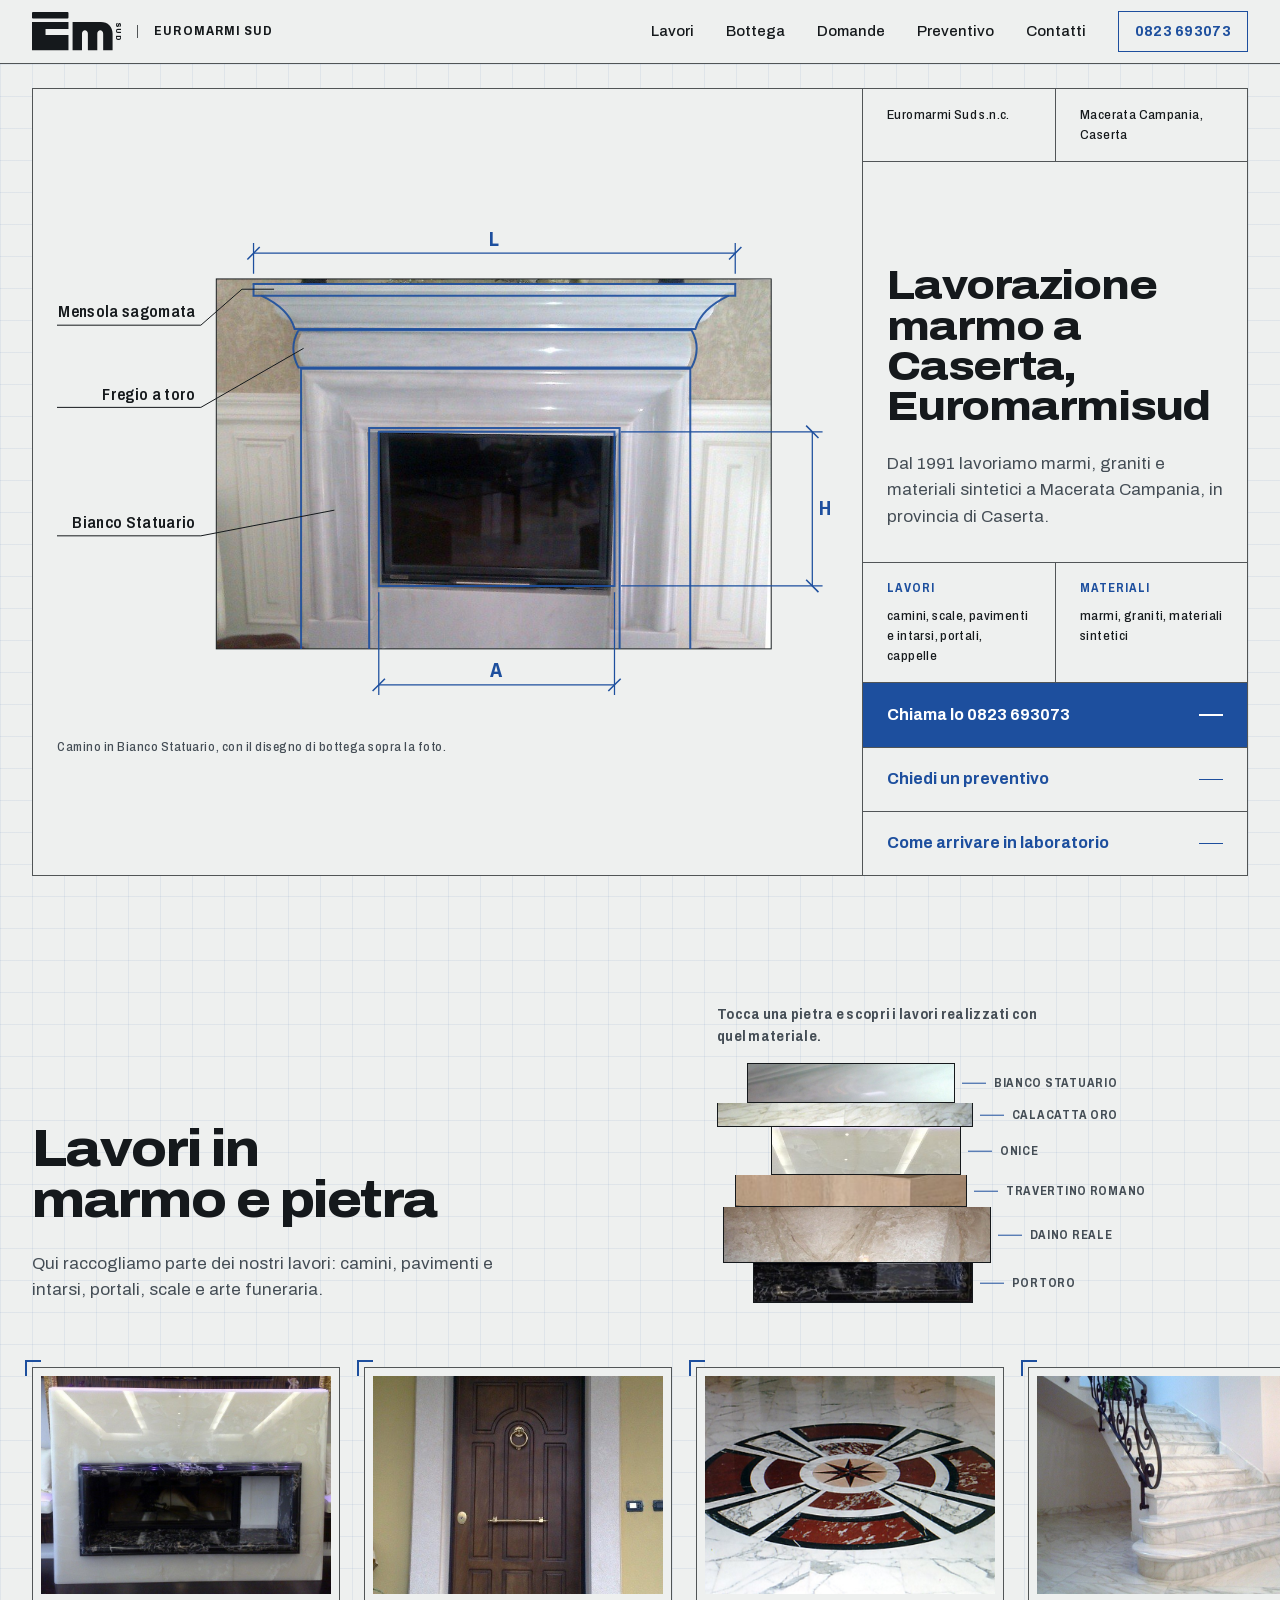
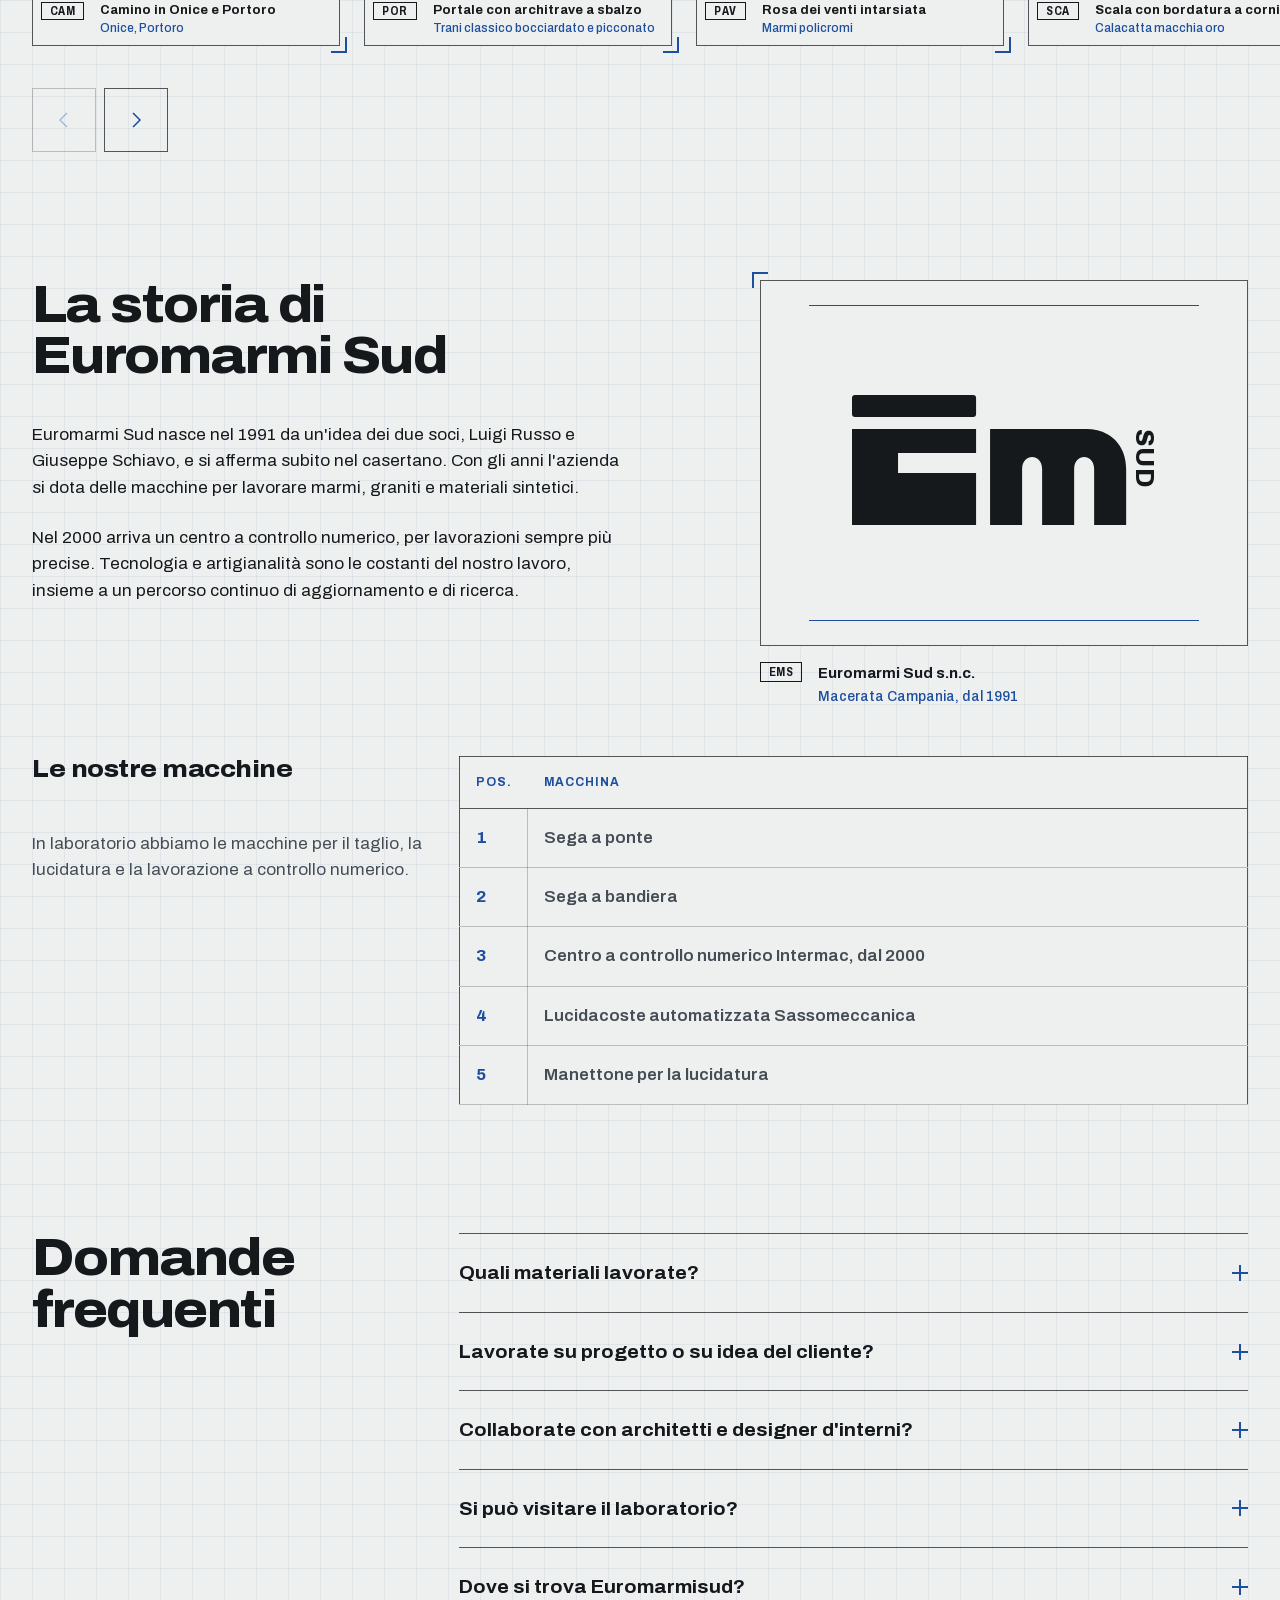
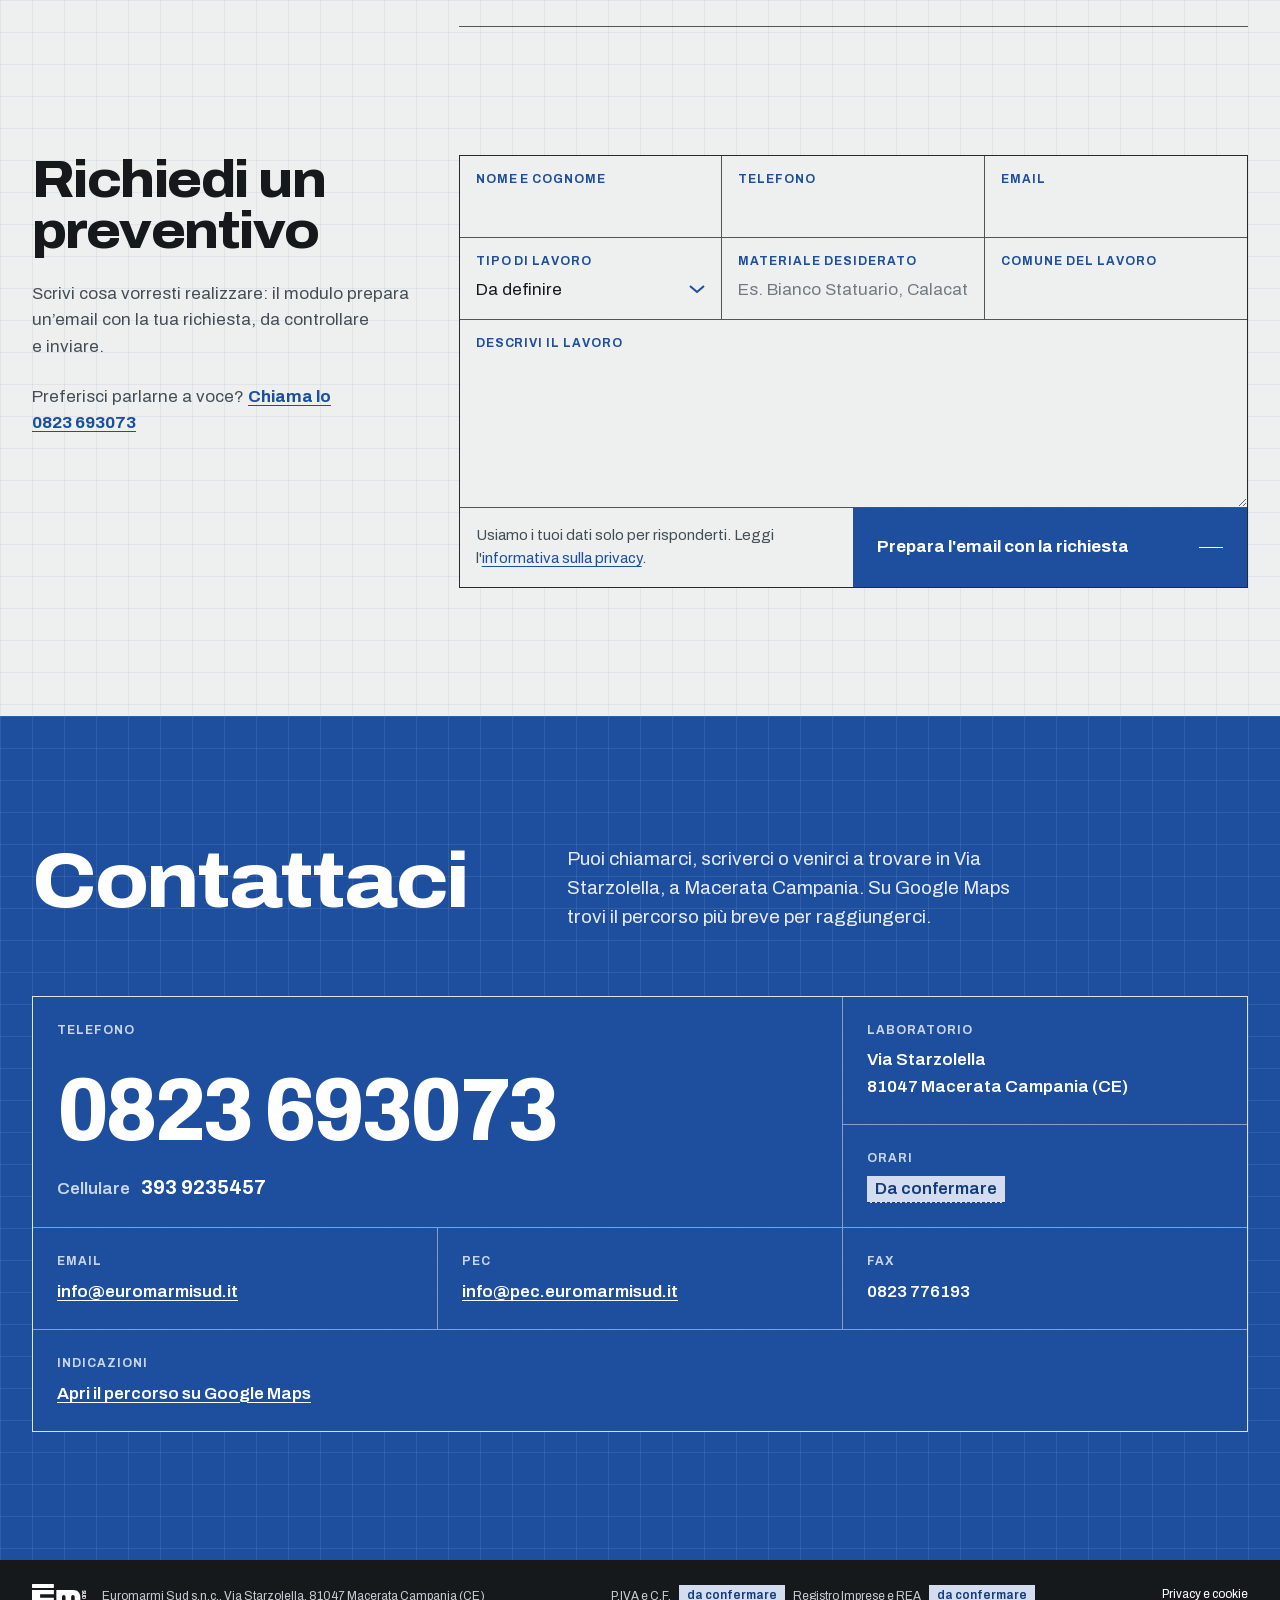
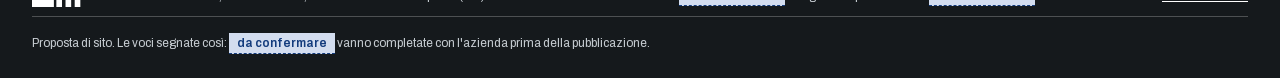
<file: index.html>
<!doctype html>
<html lang="it">
<head>
<meta name="robots" content="noindex, nofollow, noarchive">
<meta charset="utf-8">
<meta name="viewport" content="width=device-width, initial-scale=1">
<title>Lavorazione marmo Caserta | Euromarmisud</title>
<meta name="description" content="Euromarmisud, marmeria a Macerata Campania dal 1991. Lavorazione di marmi, graniti e materiali sintetici per camini, scale, pavimenti e arte funeraria.">
<link rel="canonical" href="https://www.euromarmisud.it/">
<meta name="geo.region" content="IT-CE">
<meta name="geo.placename" content="Macerata Campania">
<meta name="geo.position" content="41.0634;14.2772">
<meta name="ICBM" content="41.0634, 14.2772">
<meta property="og:type" content="website">
<meta property="og:locale" content="it_IT">
<meta property="og:site_name" content="Euromarmisud">
<meta property="og:title" content="Lavorazione marmo Caserta | Euromarmisud">
<meta property="og:description" content="Marmeria a Macerata Campania dal 1991: camini, scale, pavimenti e intarsi, portali e cappelle in marmo, granito e quarzo.">
<meta property="og:url" content="https://www.euromarmisud.it/">
<meta property="og:image" content="https://www.euromarmisud.it/img/camino-bianco-statuario.jpg">
<meta property="og:image:width" content="864">
<meta property="og:image:height" content="576">
<meta name="theme-color" content="#eef0ef">
<link rel="icon" href="favicon.svg" type="image/svg+xml">
<link rel="preload" href="font/archivo-normal.woff2" as="font" type="font/woff2" crossorigin>
<link rel="stylesheet" href="stile.css">
<script>if (!window.matchMedia('(prefers-reduced-motion: reduce)').matches) document.documentElement.classList.add('anima');</script>
<script type="application/ld+json">
{
  "@context": "https://schema.org",
  "@graph": [
    {
      "@type": "HomeAndConstructionBusiness",
      "@id": "https://www.euromarmisud.it/#azienda",
      "name": "Euromarmisud",
      "legalName": "Euromarmi Sud s.n.c.",
      "description": "Marmeria a Macerata Campania (Caserta) dal 1991: lavorazione di marmi, graniti e materiali sintetici per camini, scale, pavimenti e intarsi, portali e arte funeraria. Ha realizzato lavori anche per la Chiesa di San Paolino, i lounge bar Route 66, Moma e Margherita e il cimitero di Macerata Campania.",
      "url": "https://www.euromarmisud.it/",
      "image": "https://www.euromarmisud.it/img/camino-bianco-statuario.jpg",
      "telephone": "+39 0823 693073",
      "logo": "https://www.euromarmisud.it/img/logo-euromarmisud.svg",
      "faxNumber": "+39 0823 776193",
      "email": "info@euromarmisud.it",
      "foundingDate": "1991",
      "founder": [
        {"@type": "Person", "name": "Luigi Russo"},
        {"@type": "Person", "name": "Giuseppe Schiavo"}
      ],
      "address": {
        "@type": "PostalAddress",
        "streetAddress": "Via Starzolella",
        "postalCode": "81047",
        "addressLocality": "Macerata Campania",
        "addressRegion": "CE",
        "addressCountry": "IT"
      },
      "geo": {"@type": "GeoCoordinates", "latitude": 41.0634, "longitude": 14.2772},
      "areaServed": [{"@type": "AdministrativeArea", "name": "Provincia di Caserta"}, {"@type": "AdministrativeArea", "name": "Campania"}],
      "knowsAbout": ["marmo", "granito", "quarzo Okite", "quarzite", "intarsi in marmi policromi", "camini in marmo", "scale in marmo", "arte funeraria"],
      "hasOfferCatalog": {
        "@type": "OfferCatalog",
        "name": "Lavorazioni",
        "itemListElement": [
          {"@type": "Offer", "itemOffered": {"@type": "Service", "name": "Camini in marmo su misura", "url": "https://www.euromarmisud.it/camini-in-marmo.html"}},
          {"@type": "Offer", "itemOffered": {"@type": "Service", "name": "Pavimenti e intarsi in marmi policromi", "url": "https://www.euromarmisud.it/pavimenti-e-intarsi.html"}},
          {"@type": "Offer", "itemOffered": {"@type": "Service", "name": "Scale in marmo e granito", "url": "https://www.euromarmisud.it/scale-in-marmo.html"}},
          {"@type": "Offer", "itemOffered": {"@type": "Service", "name": "Portali in pietra", "url": "https://www.euromarmisud.it/portali-in-pietra.html"}},
          {"@type": "Offer", "itemOffered": {"@type": "Service", "name": "Cappelle gentilizie e arte funeraria", "url": "https://www.euromarmisud.it/arte-funeraria.html"}}
        ]
      }
    },
    {
      "@type": "FAQPage",
      "mainEntity": [
        {"@type": "Question", "name": "Quali materiali lavorate?", "acceptedAnswer": {"@type": "Answer", "text": "Lavoriamo marmi, graniti e materiali sintetici."}},
        {"@type": "Question", "name": "Lavorate su progetto o su idea del cliente?", "acceptedAnswer": {"@type": "Answer", "text": "Lavoriamo su progetto, sviluppiamo le idee dei clienti oppure proponiamo la nostra visione in piena autonomia."}},
        {"@type": "Question", "name": "Collaborate con architetti e designer d'interni?", "acceptedAnswer": {"@type": "Answer", "text": "Sì, collaboriamo con architetti e designer d'interni."}},
        {"@type": "Question", "name": "Si può visitare il laboratorio?", "acceptedAnswer": {"@type": "Answer", "text": "Sì, puoi visitare la nostra sede a Macerata Campania. Saremo lieti di accoglierti."}},
        {"@type": "Question", "name": "Dove si trova Euromarmisud?", "acceptedAnswer": {"@type": "Answer", "text": "Siamo in Via Starzolella, 81047 Macerata Campania (CE). Puoi chiamarci allo 0823 693073 o scrivere a info@euromarmisud.it."}}
      ]
    }
  ]
}
</script>
</head>
<body>
<a class="salta" href="#inizio">Vai al contenuto</a>

<header class="testata">
  <a class="marchio" href="index.html" aria-label="Euromarmisud, torna all'inizio"><svg class="logo" xmlns="http://www.w3.org/2000/svg" viewBox="0 0 304 136" aria-hidden="true" focusable="false">
  <g fill="currentColor" fill-rule="evenodd">
    <rect x="0" y="0" width="124" height="22" rx="3"/>
    <path d="M0 34 H124 V58 H46 V78 H124 V130 H0 Z"/>
    <path d="M138 130 V34 H234 C258 34 274 50 274 74 V130 Z M170 130 V74 C170 66 175 62 180 62 C185 62 190 66 190 74 V130 Z M222 130 V74 C222 66 227 62 232 62 C237 62 242 66 242 74 V130 Z"/>
    <text x="284" y="34" transform="rotate(90 284 34)" font-family="Archivo, Arial, sans-serif" font-weight="800" font-size="26" letter-spacing="1">SUD</text>
  </g>
</svg><span>Euromarmi Sud</span></a>
  <a class="testata-tel" href="tel:+390823693073">0823 693073</a>
  <button class="menu-bottone" type="button" aria-expanded="false" aria-controls="menu"><span>Menu</span></button>
  <nav id="menu" aria-label="Sezioni">
    <ul>
      <li><a href="index.html#lavori">Lavori</a></li>
      <li><a href="index.html#bottega">Bottega</a></li>
      <li><a href="index.html#domande">Domande</a></li>
      <li><a href="index.html#preventivo">Preventivo</a></li>
      <li><a href="index.html#contatti">Contatti</a></li>
    </ul>
  </nav>
</header>

<main id="inizio">

  <section class="apertura" aria-labelledby="titolo">
    <figure class="tavola-grande">
      <svg class="disegno" viewBox="-248 -112 1216 800" role="img" aria-labelledby="disegno-titolo">
        <title id="disegno-titolo">Camino in Bianco Statuario lavorato da Euromarmisud a Macerata Campania, con il disegno di bottega e le quote sovrapposti alla foto</title>
        <defs>
          <marker id="freccia" viewBox="0 0 10 10" refX="5" refY="5" markerUnits="userSpaceOnUse" markerWidth="24" markerHeight="24" orient="auto-start-reverse">
            <path d="M1 9 L9 1" class="tick"/>
          </marker>
        </defs>
        <image href="img/camino-bianco-statuario.jpg" x="0" y="0" width="864" height="576" preserveAspectRatio="xMidYMid slice"/>
        <rect class="cornice-foto" x="0" y="0" width="864" height="576"/>

        <g class="traccia">
          <path pathLength="1" d="M58 8 H808 V26 H58 Z"/>
          <path pathLength="1" d="M70 26 C100 40 116 56 122 78 H746 C752 56 768 40 798 26"/>
          <path pathLength="1" d="M128 80 H740 Q756 108 740 138 H128 Q112 108 128 80 Z"/>
          <path pathLength="1" d="M132 576 V140 H738 V576"/>
          <path pathLength="1" d="M238 576 V232 H628 V576"/>
          <path pathLength="1" d="M253 238 H620 V478 H253 Z"/>
        </g>

        <g class="quote">
          <path pathLength="1" d="M58 -8 V-56 M808 -8 V-56"/>
          <path pathLength="1" d="M58 -40 H808" marker-start="url(#freccia)" marker-end="url(#freccia)"/>
          <text x="433" y="-52" text-anchor="middle">L</text>

          <path pathLength="1" d="M253 488 V648 M620 488 V648"/>
          <path pathLength="1" d="M253 632 H620" marker-start="url(#freccia)" marker-end="url(#freccia)"/>
          <text x="436" y="620" text-anchor="middle">A</text>

          <path pathLength="1" d="M630 238 H944 M630 478 H944"/>
          <path pathLength="1" d="M928 238 V478" marker-start="url(#freccia)" marker-end="url(#freccia)"/>
          <text x="948" y="368" text-anchor="middle">H</text>
        </g>

        <g class="richiami">
          <path pathLength="1" d="M90 16 L40 16 L-24 72 H-248"/>
          <text x="-32" y="60" text-anchor="end">Mensola sagomata</text>
          <path pathLength="1" d="M136 108 L-24 200 H-248"/>
          <text x="-32" y="188" text-anchor="end">Fregio a toro</text>
          <path pathLength="1" d="M184 360 L-24 400 H-248"/>
          <text x="-32" y="388" text-anchor="end">Bianco Statuario</text>
          
        </g>
        <g class="numeri">
          <circle cx="90" cy="16" r="22"/><text x="90" y="26" text-anchor="middle">1</text>
          <circle cx="136" cy="108" r="22"/><text x="136" y="118" text-anchor="middle">2</text>
          <circle cx="184" cy="360" r="22"/><text x="184" y="370" text-anchor="middle">3</text>
        </g>
      </svg>
      <ol class="richiami-lista"><li>Mensola sagomata</li><li>Fregio a toro</li><li>Bianco Statuario</li></ol>
      <figcaption>Camino in Bianco Statuario, con il disegno di bottega sopra la foto.</figcaption>
    </figure>

    <div class="cartiglio">
      <div class="cartiglio-riga duo">
        <span>Euromarmi Sud s.n.c.</span>
        <span>Macerata Campania, Caserta</span>
      </div>
      <div class="cartiglio-titolo">
        <h1 id="titolo">Lavorazione marmo a Caserta, Euromarmisud</h1>
        <p>Dal 1991 lavoriamo marmi, graniti e materiali sintetici a Macerata Campania, in provincia di Caserta.</p>
      </div>
      <div class="cartiglio-riga duo cartiglio-dati">
        <span><b>Lavori</b>camini, scale, pavimenti e intarsi, portali, cappelle</span>
        <span><b>Materiali</b>marmi, graniti, materiali sintetici</span>
      </div>
      <div class="cartiglio-azioni">
        <a class="bottone pieno" href="tel:+390823693073">Chiama lo 0823 693073</a>
        <a class="bottone" href="#preventivo">Chiedi un preventivo</a>
        <a class="bottone" href="https://www.google.com/maps/search/?api=1&amp;query=Euromarmi%20Sud%20Via%20Starzolella%20Macerata%20Campania" rel="noopener">Come arrivare in laboratorio</a>
      </div>
    </div>
  </section>

  <section class="lavori" id="lavori" aria-labelledby="lavori-titolo">
    <div class="lavori-testa">
      <div class="lavori-titoli">
        <h2 id="lavori-titolo">Lavori in marmo e pietra</h2>
        <p>Qui raccogliamo parte dei nostri lavori: camini, pavimenti e intarsi, portali, scale e arte funeraria.</p>
      </div>
      <div class="pila-zona">
        <p class="pila-invito" id="pila-invito">Tocca una pietra e scopri i lavori realizzati con quel materiale.</p>
        <ul class="pila" aria-describedby="pila-invito">
          <li><button type="button" class="lastra" data-pietra="bianco statuario" aria-pressed="false" style="--l:70%;--h:40px;--x:10%;--foto:url(img/lastre/bianco-statuario.jpg)"><span class="lastra-nome">Bianco Statuario</span></button></li>
          <li><button type="button" class="lastra" data-pietra="calacatta" aria-pressed="false" style="--l:86%;--h:24px;--x:0%;--foto:url(img/lastre/calacatta.jpg)"><span class="lastra-nome">Calacatta oro</span></button></li>
          <li><button type="button" class="lastra" data-pietra="onice" aria-pressed="false" style="--l:64%;--h:48px;--x:18%;--foto:url(img/lastre/onice.jpg)"><span class="lastra-nome">Onice</span></button></li>
          <li><button type="button" class="lastra" data-pietra="travertino" aria-pressed="false" style="--l:78%;--h:32px;--x:6%;--foto:url(img/lastre/travertino-romano.jpg)"><span class="lastra-nome">Travertino romano</span></button></li>
          <li><button type="button" class="lastra" data-pietra="daino reale" aria-pressed="false" style="--l:90%;--h:56px;--x:2%;--foto:url(img/lastre/daino-reale.jpg)"><span class="lastra-nome">Daino reale</span></button></li>
          <li><button type="button" class="lastra" data-pietra="portoro" aria-pressed="false" style="--l:74%;--h:40px;--x:12%;--foto:url(img/lastre/portoro.jpg)"><span class="lastra-nome">Portoro</span></button></li>
        </ul>
        <button type="button" class="pila-tutte" hidden>Mostra i lavori in tutte le pietre</button>
      </div>
    </div>

    <div class="nastro">
      <ol class="nastro-lista" aria-label="Alcuni lavori, scorri per vederne altri" tabindex="0">
      <li class="tav" data-pietre="onice portoro">
        <a href="camini-in-marmo.html">
          <figure>
            <img src="img/camino-onice-portoro.jpg" alt="Camino in Onice con cornice in Portoro, lavorato da Euromarmisud a Macerata Campania" width="864" height="576" loading="lazy">
            <figcaption><span class="tav-n">CAM</span><span class="tav-t">Camino in Onice e Portoro</span><span class="tav-m">Onice, Portoro</span></figcaption>
          </figure>
        </a>
      </li>
      <li class="tav" data-pietre="trani">
        <a href="portali-in-pietra.html">
          <figure>
            <img src="img/portale-trani.jpg" alt="Portale in Trani classico bocciardato e picconato con architrave a sbalzo, lavorato da Euromarmisud" width="576" height="864" loading="lazy">
            <figcaption><span class="tav-n">POR</span><span class="tav-t">Portale con architrave a sbalzo</span><span class="tav-m">Trani classico bocciardato e picconato</span></figcaption>
          </figure>
        </a>
      </li>
      <li class="tav" data-pietre="intarsio policromo">
        <a href="pavimenti-e-intarsi.html">
          <figure>
            <img src="img/intarsio-rosa-dei-venti.jpg" alt="Rosa dei venti intarsiata in marmi policromi nel pavimento, lavoro di Euromarmisud in provincia di Caserta" width="850" height="567" loading="lazy">
            <figcaption><span class="tav-n">PAV</span><span class="tav-t">Rosa dei venti intarsiata</span><span class="tav-m">Marmi policromi</span></figcaption>
          </figure>
        </a>
      </li>
      <li class="tav" data-pietre="calacatta">
        <a href="scale-in-marmo.html">
          <figure>
            <img src="img/scala-calacatta.jpg" alt="Scala in Calacatta macchia oro con bordatura a cornice, lavorata da Euromarmisud" width="864" height="576" loading="lazy">
            <figcaption><span class="tav-n">SCA</span><span class="tav-t">Scala con bordatura a cornice</span><span class="tav-m">Calacatta macchia oro</span></figcaption>
          </figure>
        </a>
      </li>
      <li class="tav" data-pietre="travertino">
        <a href="camini-in-marmo.html">
          <figure>
            <img src="img/camino-travertino-romano.jpg" alt="Camino in Travertino romano a massello acceso, lavorato da Euromarmisud a Macerata Campania" width="864" height="576" loading="lazy">
            <figcaption><span class="tav-n">CAM</span><span class="tav-t">Camino a massello</span><span class="tav-m">Travertino romano</span></figcaption>
          </figure>
        </a>
      </li>
      <li class="tav" data-pietre="nero africa rosso francia giallo reale">
        <a href="pavimenti-e-intarsi.html">
          <figure>
            <img src="img/pavimento-nero-africa.jpg" alt="Pavimento in Nero Africa con fasce intarsiate in Rosso Francia e Giallo reale, lavoro di Euromarmisud" width="850" height="567" loading="lazy">
            <figcaption><span class="tav-n">PAV</span><span class="tav-t">Pavimento con fasce intarsiate</span><span class="tav-m">Nero Africa, Rosso Francia, Giallo reale</span></figcaption>
          </figure>
        </a>
      </li>
      <li class="tav" data-pietre="travertino">
        <a href="arte-funeraria.html">
          <figure>
            <img src="img/cappella-travertino-romano.jpg" alt="Cappella gentilizia in Travertino romano realizzata da Euromarmisud nel casertano" width="576" height="864" loading="lazy">
            <figcaption><span class="tav-n">FUN</span><span class="tav-t">Cappella gentilizia</span><span class="tav-m">Travertino romano</span></figcaption>
          </figure>
        </a>
      </li>
      <li class="tav" data-pietre="bianco sivec giallo reale verde guatemala rosso verona">
        <a href="pavimenti-e-intarsi.html">
          <figure>
            <img src="img/intarsio-rosone.jpg" alt="Rosone ovale intarsiato in Bianco Sivec, Giallo reale, Verde Guatemala e Rosso Verona, lavoro di Euromarmisud" width="850" height="567" loading="lazy">
            <figcaption><span class="tav-n">PAV</span><span class="tav-t">Rosone intarsiato</span><span class="tav-m">Bianco Sivec, Giallo reale, Verde Guatemala, Rosso Verona</span></figcaption>
          </figure>
        </a>
      </li>
      <li class="tav" data-pietre="trani">
        <a href="camini-in-marmo.html">
          <figure>
            <img src="img/camino-trani-rilievo.jpg" alt="Camino in pietra di Trani con motivi a rilievo scolpiti a mano da Euromarmisud" width="864" height="576" loading="lazy">
            <figcaption><span class="tav-n">CAM</span><span class="tav-t">Camino con motivi a rilievo</span><span class="tav-m">Trani</span></figcaption>
          </figure>
        </a>
      </li>
      <li class="tav" data-pietre="rosso verona giallo siena nero africa">
        <a href="scale-in-marmo.html">
          <figure>
            <img src="img/scala-rosso-verona-nero-africa.jpg" alt="Scala e ingresso in Nero Africa con bordi in Rosso Verona e Giallo Siena, lavoro di Euromarmisud" width="864" height="576" loading="lazy">
            <figcaption><span class="tav-n">SCA</span><span class="tav-t">Scala e ingresso a fasce</span><span class="tav-m">Rosso Verona, Giallo Siena, Nero Africa</span></figcaption>
          </figure>
        </a>
      </li>
      <li class="tav" data-pietre="daino reale">
        <a href="pavimenti-e-intarsi.html">
          <figure>
            <img src="img/pavimento-daino-reale.jpg" alt="Pavimento in Daino reale posato a macchia aperta, lavoro di Euromarmisud" width="850" height="567" loading="lazy">
            <figcaption><span class="tav-n">PAV</span><span class="tav-t">Pavimento a macchia aperta</span><span class="tav-m">Daino reale</span></figcaption>
          </figure>
        </a>
      </li>
      <li class="tav" data-pietre="bianco statuario">
        <a href="camini-in-marmo.html">
          <figure>
            <img src="img/camino-bianco-statuario-dettaglio.jpg" alt="Dettaglio della cornice di un camino in Bianco Statuario lucidato, lavoro di Euromarmisud" width="864" height="576" loading="lazy">
            <figcaption><span class="tav-n">CAM</span><span class="tav-t">Camino, dettaglio della cornice</span><span class="tav-m">Bianco Statuario</span></figcaption>
          </figure>
        </a>
      </li>
      <li class="tav" data-pietre="trani">
        <a href="arte-funeraria.html">
          <figure>
            <img src="img/cappella-trani-frontone.jpg" alt="Frontone di una cappella gentilizia in Trani classico a vari spessori, realizzata da Euromarmisud" width="576" height="528" loading="lazy">
            <figcaption><span class="tav-n">FUN</span><span class="tav-t">Cappella, il frontone</span><span class="tav-m">Trani classico a vari spessori</span></figcaption>
          </figure>
        </a>
      </li>
      <li class="tav" data-pietre="rosso verona azul bahia botticino">
        <a href="pavimenti-e-intarsi.html">
          <figure>
            <img src="img/intarsio-stemma.jpg" alt="Stemma intarsiato in Rosso Verona, Azul Bahia e Botticino, lavoro di Euromarmisud" width="850" height="567" loading="lazy">
            <figcaption><span class="tav-n">PAV</span><span class="tav-t">Stemma intarsiato</span><span class="tav-m">Rosso Verona, Azul Bahia, Botticino</span></figcaption>
          </figure>
        </a>
      </li>
      <li class="tav" data-pietre="trani">
        <a href="scale-in-marmo.html">
          <figure>
            <img src="img/scala-trani.jpg" alt="Scala esterna curva in Trani classico, lavorata da Euromarmisud" width="864" height="576" loading="lazy">
            <figcaption><span class="tav-n">SCA</span><span class="tav-t">Scala esterna curva</span><span class="tav-m">Trani classico</span></figcaption>
          </figure>
        </a>
      </li>
      <li class="tav" data-pietre="calacatta intarsio policromo">
        <a href="pavimenti-e-intarsi.html">
          <figure>
            <img src="img/pavimento-calacatta-intarsio.jpg" alt="Pavimento in Calacatta con intarsio in marmi policromi, lavoro di Euromarmisud" width="850" height="567" loading="lazy">
            <figcaption><span class="tav-n">PAV</span><span class="tav-t">Pavimento con intarsio</span><span class="tav-m">Calacatta, marmi policromi</span></figcaption>
          </figure>
        </a>
      </li>
      </ol>
      <div class="nastro-comandi">
        <button type="button" class="nastro-freccia" data-verso="-1" aria-label="Lavori precedenti"><svg viewBox="0 0 24 24" aria-hidden="true"><path d="M15 5l-7 7 7 7"/></svg></button>
        <button type="button" class="nastro-freccia" data-verso="1" aria-label="Lavori successivi"><svg viewBox="0 0 24 24" aria-hidden="true"><path d="M9 5l7 7-7 7"/></svg></button>
      </div>
    </div>


  </section>

  <section class="bottega" id="bottega" aria-labelledby="bottega-titolo">
    <div class="bottega-storia">
      <h2 id="bottega-titolo">La storia di Euromarmi Sud</h2>
      <p>Euromarmi Sud nasce nel 1991 da un'idea dei due soci, Luigi Russo e Giuseppe Schiavo, e si afferma subito nel casertano. Con gli anni l'azienda si dota delle macchine per lavorare marmi, graniti e materiali sintetici.</p>
      <p>Nel 2000 arriva un centro a controllo numerico, per lavorazioni sempre più precise. Tecnologia e artigianalità sono le costanti del nostro lavoro, insieme a un percorso continuo di aggiornamento e di ricerca.</p>
    </div>

    <figure class="bottega-mano bottega-marchio">
      <div class="marchio-foglio">
        <svg class="marchio-grande" xmlns="http://www.w3.org/2000/svg" viewBox="0 0 304 136" aria-hidden="true" focusable="false">
  <g fill="currentColor" fill-rule="evenodd">
    <rect x="0" y="0" width="124" height="22" rx="3"/>
    <path d="M0 34 H124 V58 H46 V78 H124 V130 H0 Z"/>
    <path d="M138 130 V34 H234 C258 34 274 50 274 74 V130 Z M170 130 V74 C170 66 175 62 180 62 C185 62 190 66 190 74 V130 Z M222 130 V74 C222 66 227 62 232 62 C237 62 242 66 242 74 V130 Z"/>
    <text x="284" y="34" transform="rotate(90 284 34)" font-family="Archivo, Arial, sans-serif" font-weight="800" font-size="26" letter-spacing="1">SUD</text>
  </g>
</svg>
      </div>
      <figcaption><span class="tav-n">EMS</span><span class="tav-t">Euromarmi Sud s.n.c.</span><span class="tav-m">Macerata Campania, dal 1991</span></figcaption>
    </figure>

    <div class="distinta">
      <h3>Le nostre macchine</h3>
      <p>In laboratorio abbiamo le macchine per il taglio, la lucidatura e la lavorazione a controllo numerico.</p>
      <table>
        <thead><tr><th scope="col">Pos.</th><th scope="col">Macchina</th></tr></thead>
        <tbody>
          <tr><td>1</td><td>Sega a ponte</td></tr>
          <tr><td>2</td><td>Sega a bandiera</td></tr>
          <tr><td>3</td><td>Centro a controllo numerico Intermac, dal 2000</td></tr>
          <tr><td>4</td><td>Lucidacoste automatizzata Sassomeccanica</td></tr>
          <tr><td>5</td><td>Manettone per la lucidatura</td></tr>
        </tbody>
      </table>
    </div>
  </section>

  <section class="domande" id="domande" aria-labelledby="domande-titolo">
    <h2 id="domande-titolo">Domande frequenti</h2>
    <div class="note">
      <details>
        <summary>Quali materiali lavorate?</summary>
        <p>Lavoriamo marmi, graniti e materiali sintetici.</p>
      </details>
      <details>
        <summary>Lavorate su progetto o su idea del cliente?</summary>
        <p>Lavoriamo su progetto, sviluppiamo le idee dei clienti oppure proponiamo la nostra visione in piena autonomia.</p>
      </details>
      <details>
        <summary>Collaborate con architetti e designer d'interni?</summary>
        <p>Sì, collaboriamo con architetti e designer d'interni.</p>
      </details>
      <details>
        <summary>Si può visitare il laboratorio?</summary>
        <p>Sì, puoi visitare la nostra sede a Macerata Campania. Saremo lieti di accoglierti.</p>
      </details>
      <details>
        <summary>Dove si trova Euromarmisud?</summary>
        <p>Siamo in Via Starzolella, 81047 Macerata Campania (CE). Puoi chiamarci allo 0823 693073 o scrivere a info@euromarmisud.it.</p>
      </details>
    </div>
  </section>

  <section class="preventivo" id="preventivo" aria-labelledby="preventivo-titolo">
    <div class="preventivo-testa">
      <h2 id="preventivo-titolo">Richiedi un preventivo</h2>
      <p>Scrivi cosa vorresti realizzare: il modulo prepara un’email con la tua richiesta, da controllare e inviare.</p>
      <p class="preventivo-alt">Preferisci parlarne a voce? <a href="tel:+390823693073">Chiama lo 0823 693073</a></p>
    </div>
    <form class="modulo" id="modulo" novalidate>
      <div class="campo"><label for="m-nome">Nome e cognome</label><input id="m-nome" name="nome" type="text" autocomplete="name" required><p class="errore" id="e-nome" hidden>Scrivi il tuo nome, così sappiamo chi cercare.</p></div>
      <div class="campo"><label for="m-tel">Telefono</label><input id="m-tel" name="telefono" type="tel" autocomplete="tel" inputmode="tel"><p class="errore" id="e-tel" hidden>Lascia un telefono o una email per poterti rispondere.</p></div>
      <div class="campo"><label for="m-email">Email</label><input id="m-email" name="email" type="email" autocomplete="email" inputmode="email"><p class="errore" id="e-email" hidden>Questa email non sembra completa. Controlla la chiocciola e il dominio.</p></div>
      <div class="campo"><label for="m-lavoro">Tipo di lavoro</label>
        <select id="m-lavoro" name="lavoro"><option value="">Da definire</option><option value="camini">Camino</option><option value="pavimenti">Pavimento o intarsio</option><option value="scale">Scala</option><option value="portali">Portale</option><option value="funeraria">Arte funeraria</option><option value="altro">Altro lavoro</option></select></div>
      <div class="campo"><label for="m-pietra">Materiale desiderato</label><input id="m-pietra" name="pietra" type="text" placeholder="Es. Bianco Statuario, Calacatta Oro"></div>
      <div class="campo"><label for="m-comune">Comune del lavoro</label><input id="m-comune" name="comune" type="text" autocomplete="address-level2"></div>
      <div class="campo largo"><label for="m-testo">Descrivi il lavoro</label><textarea id="m-testo" name="testo" rows="5" required></textarea><p class="errore" id="e-testo" hidden>Scrivi due righe sul lavoro: cosa vorresti realizzare e, se le hai, le misure.</p></div>
      <div class="modulo-fine">
        <p>Usiamo i tuoi dati solo per risponderti. Leggi l'<a href="privacy-e-cookie.html">informativa sulla privacy</a>.</p>
        <button class="bottone pieno" type="submit">Prepara l'email con la richiesta</button>
      </div>
      <p class="modulo-esito" role="status" hidden>Si è aperta la tua posta con la richiesta già scritta: controllala e premi invio. Se non si apre nulla, scrivici a <a href="mailto:info@euromarmisud.it">info@euromarmisud.it</a> o chiama lo 0823 693073.</p>
    </form>
  </section>

  <section class="contatti" id="contatti" aria-labelledby="contatti-titolo">
    <h2 id="contatti-titolo">Contattaci</h2>
    <p class="contatti-invito">Puoi chiamarci, scriverci o venirci a trovare in Via Starzolella, a Macerata Campania. Su Google Maps trovi il percorso più breve per raggiungerci.</p>
    <dl class="cartiglio-blu">
      <div class="cella telefono"><dt>Telefono</dt><dd><a href="tel:+390823693073">0823 693073</a><span class="cellulare">Cellulare <a href="tel:+393939235457">393 9235457</a></span></dd></div>
      <div class="cella"><dt>Laboratorio</dt><dd><address>Via Starzolella<br>81047 Macerata Campania (CE)</address></dd></div>
      <div class="cella"><dt>Orari</dt><dd><span class="da-confermare">Da confermare</span></dd></div>
      <div class="cella"><dt>Email</dt><dd><a href="mailto:info@euromarmisud.it">info@euromarmisud.it</a></dd></div>
      <div class="cella"><dt>PEC</dt><dd><a href="mailto:info@pec.euromarmisud.it">info@pec.euromarmisud.it</a></dd></div>
      <div class="cella"><dt>Fax</dt><dd>0823 776193</dd></div>
      <div class="cella strada larga"><dt>Indicazioni</dt><dd><a href="https://www.google.com/maps/search/?api=1&amp;query=Euromarmi%20Sud%20Via%20Starzolella%20Macerata%20Campania" rel="noopener">Apri il percorso su Google Maps</a></dd></div>
    </dl>
  </section>

</main>

<footer class="piede">
  <span class="piede-marchio"><svg class="logo" xmlns="http://www.w3.org/2000/svg" viewBox="0 0 304 136" aria-hidden="true" focusable="false">
  <g fill="currentColor" fill-rule="evenodd">
    <rect x="0" y="0" width="124" height="22" rx="3"/>
    <path d="M0 34 H124 V58 H46 V78 H124 V130 H0 Z"/>
    <path d="M138 130 V34 H234 C258 34 274 50 274 74 V130 Z M170 130 V74 C170 66 175 62 180 62 C185 62 190 66 190 74 V130 Z M222 130 V74 C222 66 227 62 232 62 C237 62 242 66 242 74 V130 Z"/>
    <text x="284" y="34" transform="rotate(90 284 34)" font-family="Archivo, Arial, sans-serif" font-weight="800" font-size="26" letter-spacing="1">SUD</text>
  </g>
</svg>Euromarmi Sud s.n.c., Via Starzolella, 81047 Macerata Campania (CE)</span>
  <span class="piede-legale">P.IVA e C.F. <span class="da-confermare">da confermare</span> Registro Imprese e REA <span class="da-confermare">da confermare</span></span>
  <a href="privacy-e-cookie.html">Privacy e cookie</a>
  <p class="piede-nota">Proposta di sito. Le voci segnate così: <span class="da-confermare">da confermare</span> vanno completate con l'azienda prima della pubblicazione.</p>
</footer>

<script src="tavole.js" defer></script>
</body>
</html>
</file>
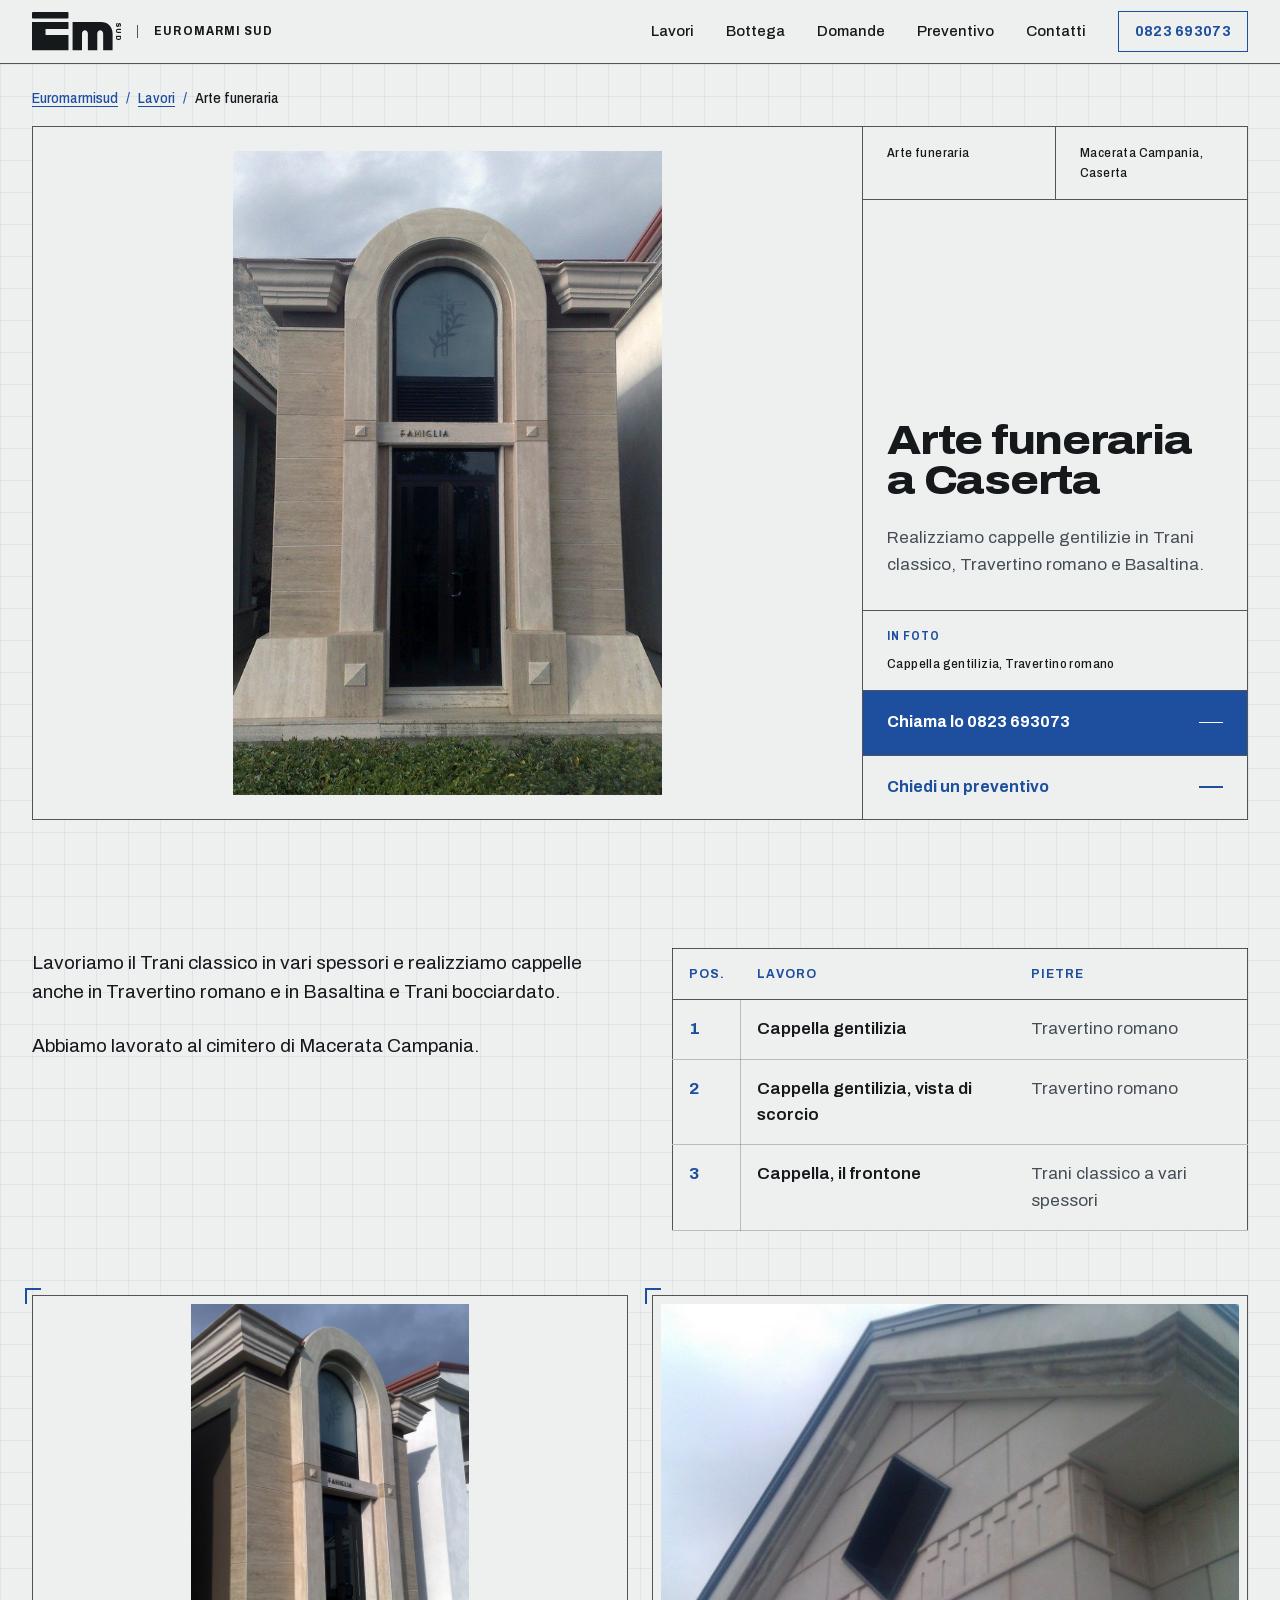
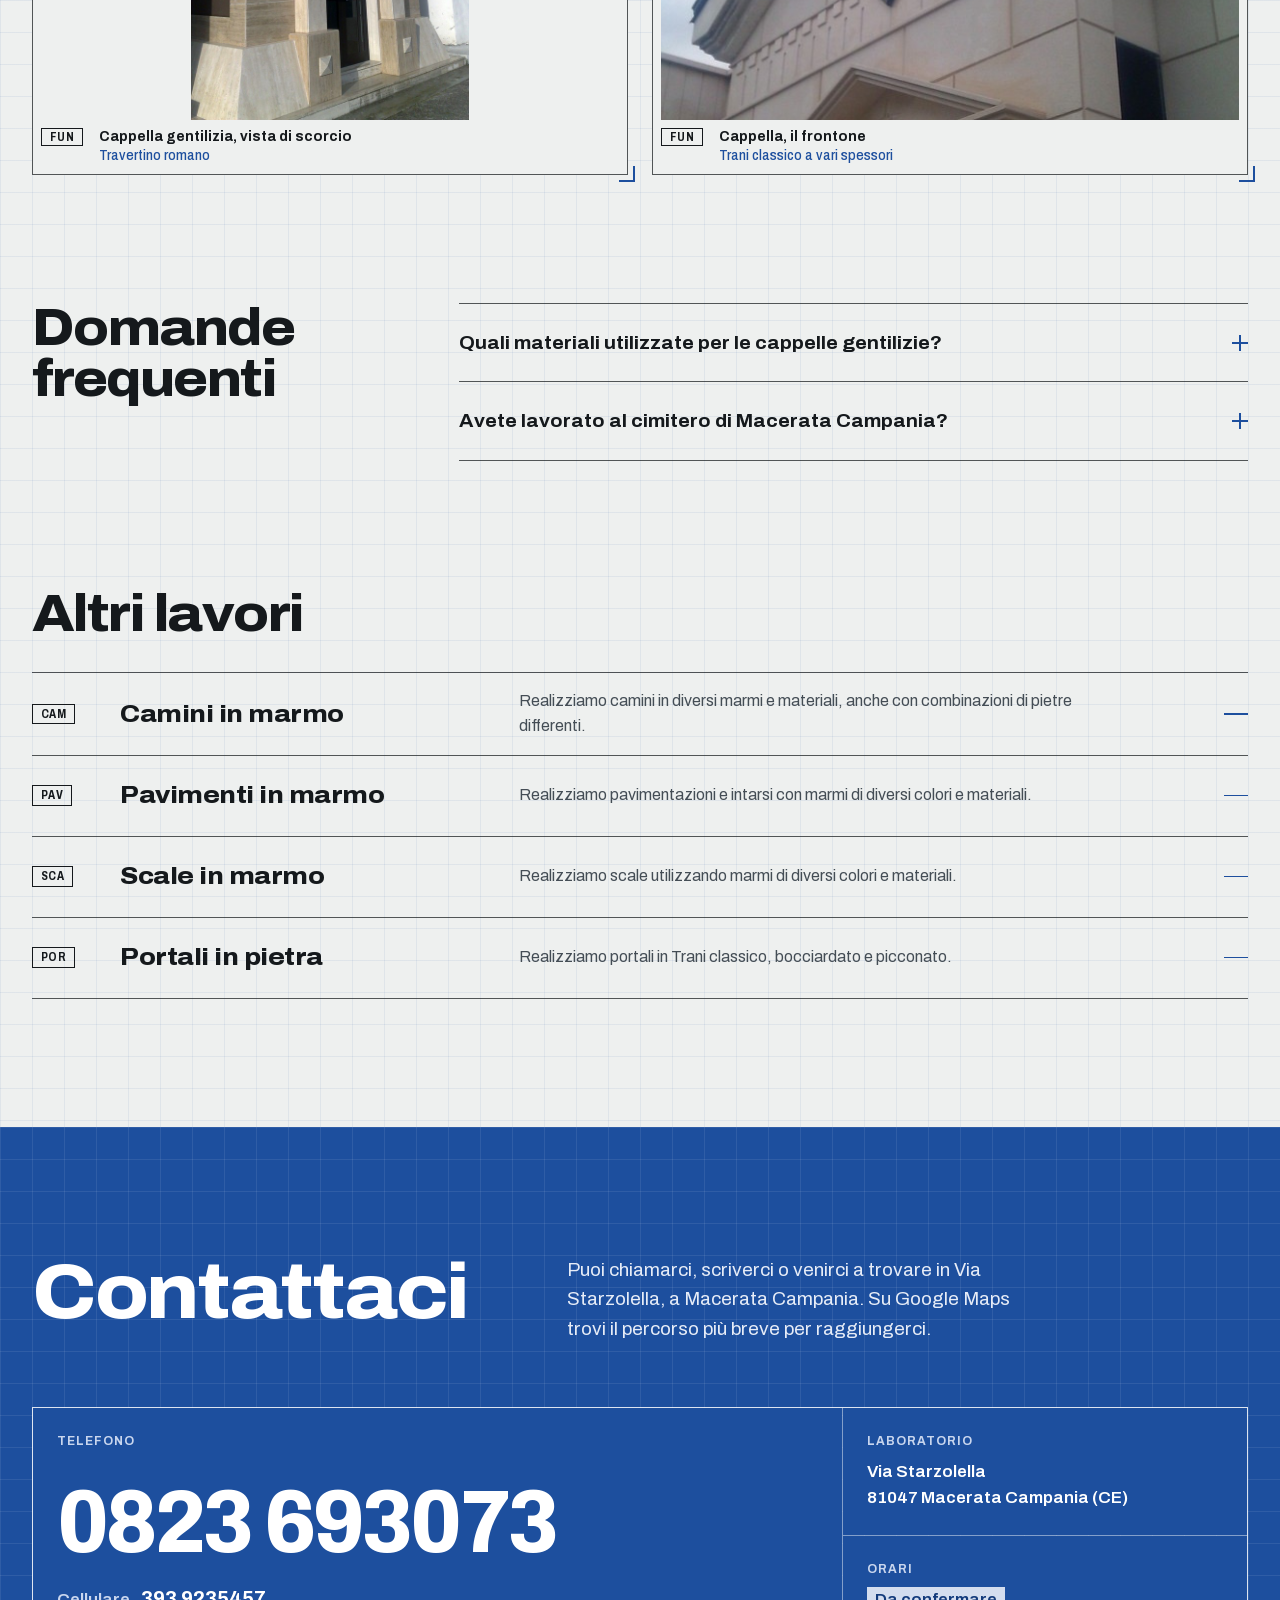
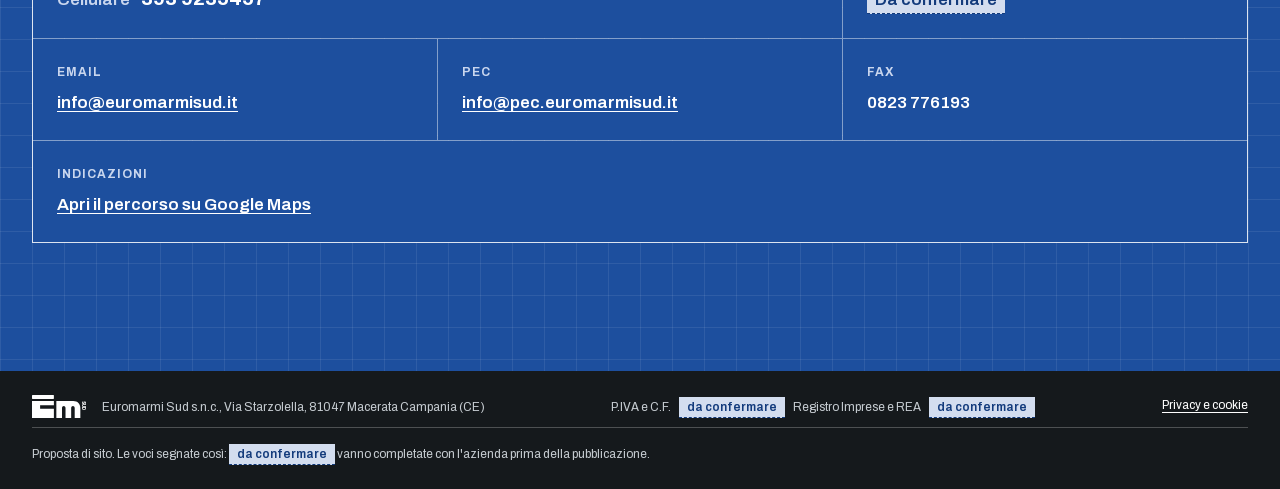
<file: arte-funeraria.html>
<!doctype html>
<html lang="it">
<head>
<meta name="robots" content="noindex, nofollow, noarchive">
<meta charset="utf-8">
<meta name="viewport" content="width=device-width, initial-scale=1">
<title>Arte funeraria a Caserta | Euromarmisud</title>
<meta name="description" content="Realizziamo cappelle gentilizie in marmo a Caserta, utilizzando Trani classico, Travertino romano e Basaltina.">
<link rel="canonical" href="https://www.euromarmisud.it/arte-funeraria.html">
<meta name="geo.region" content="IT-CE">
<meta name="geo.placename" content="Macerata Campania">
<meta property="og:type" content="website">
<meta property="og:locale" content="it_IT">
<meta property="og:site_name" content="Euromarmisud">
<meta property="og:title" content="Arte funeraria a Caserta | Euromarmisud">
<meta property="og:description" content="Realizziamo cappelle gentilizie in marmo a Caserta, utilizzando Trani classico, Travertino romano e Basaltina.">
<meta property="og:url" content="https://www.euromarmisud.it/arte-funeraria.html">
<meta property="og:image" content="https://www.euromarmisud.it/img/cappella-travertino-romano.jpg">
<meta name="theme-color" content="#eef0ef">
<link rel="icon" href="favicon.svg" type="image/svg+xml">
<link rel="preload" href="font/archivo-normal.woff2" as="font" type="font/woff2" crossorigin>
<link rel="stylesheet" href="stile.css">
<script type="application/ld+json">
{
  "@context": "https://schema.org",
  "@graph": [
    {
      "@type": "Service",
      "name": "Arte funeraria a Caserta",
      "description": "Realizziamo cappelle gentilizie in marmo a Caserta, utilizzando Trani classico, Travertino romano e Basaltina.",
      "url": "https://www.euromarmisud.it/arte-funeraria.html",
      "image": "https://www.euromarmisud.it/img/cappella-travertino-romano.jpg",
      "provider": {
        "@type": "HomeAndConstructionBusiness",
        "@id": "https://www.euromarmisud.it/#azienda",
        "name": "Euromarmisud",
        "telephone": "+39 0823 693073",
        "address": {
          "@type": "PostalAddress",
          "streetAddress": "Via Starzolella",
          "postalCode": "81047",
          "addressLocality": "Macerata Campania",
          "addressRegion": "CE",
          "addressCountry": "IT"
        }
      },
      "areaServed": {
        "@type": "AdministrativeArea",
        "name": "Provincia di Caserta"
      }
    },
    {
      "@type": "BreadcrumbList",
      "itemListElement": [
        {
          "@type": "ListItem",
          "position": 1,
          "name": "Euromarmisud",
          "item": "https://www.euromarmisud.it/"
        },
        {
          "@type": "ListItem",
          "position": 2,
          "name": "Arte funeraria",
          "item": "https://www.euromarmisud.it/arte-funeraria.html"
        }
      ]
    },
    {
      "@type": "FAQPage",
      "mainEntity": [
        {
          "@type": "Question",
          "name": "Quali materiali utilizzate per le cappelle gentilizie?",
          "acceptedAnswer": {
            "@type": "Answer",
            "text": "Lavoriamo con Trani classico, Travertino romano e Basaltina, anche in combinazione con Trani bocciardato."
          }
        },
        {
          "@type": "Question",
          "name": "Avete lavorato al cimitero di Macerata Campania?",
          "acceptedAnswer": {
            "@type": "Answer",
            "text": "Sì, abbiamo realizzato lavori presso il cimitero di Macerata Campania."
          }
        }
      ]
    }
  ]
}
</script>
</head>
<body>
<a class="salta" href="#inizio">Vai al contenuto</a>

<header class="testata">
  <a class="marchio" href="index.html" aria-label="Euromarmisud, torna all'inizio"><svg class="logo" xmlns="http://www.w3.org/2000/svg" viewBox="0 0 304 136" aria-hidden="true" focusable="false">
  <g fill="currentColor" fill-rule="evenodd">
    <rect x="0" y="0" width="124" height="22" rx="3"/>
    <path d="M0 34 H124 V58 H46 V78 H124 V130 H0 Z"/>
    <path d="M138 130 V34 H234 C258 34 274 50 274 74 V130 Z M170 130 V74 C170 66 175 62 180 62 C185 62 190 66 190 74 V130 Z M222 130 V74 C222 66 227 62 232 62 C237 62 242 66 242 74 V130 Z"/>
    <text x="284" y="34" transform="rotate(90 284 34)" font-family="Archivo, Arial, sans-serif" font-weight="800" font-size="26" letter-spacing="1">SUD</text>
  </g>
</svg><span>Euromarmi Sud</span></a>
  <a class="testata-tel" href="tel:+390823693073">0823 693073</a>
  <button class="menu-bottone" type="button" aria-expanded="false" aria-controls="menu"><span>Menu</span></button>
  <nav id="menu" aria-label="Sezioni">
    <ul>
      <li><a href="index.html#lavori">Lavori</a></li>
      <li><a href="index.html#bottega">Bottega</a></li>
      <li><a href="index.html#domande">Domande</a></li>
      <li><a href="index.html#preventivo">Preventivo</a></li>
      <li><a href="index.html#contatti">Contatti</a></li>
    </ul>
  </nav>
</header>

<main id="inizio">
  <nav class="percorso" aria-label="Percorso"><ol><li><a href="index.html">Euromarmisud</a></li><li><a href="index.html#lavori">Lavori</a></li><li aria-current="page">Arte funeraria</li></ol></nav>

  <section class="apertura foglio" aria-labelledby="titolo">
    <figure class="foglio-foto">
      <img src="img/cappella-travertino-romano.jpg" alt="Cappella gentilizia in Travertino romano, lavoro di Euromarmisud a Macerata Campania" width="576" height="864" fetchpriority="high">
    </figure>
    <div class="cartiglio">
      <div class="cartiglio-riga duo">
        <span>Arte funeraria</span>
        <span>Macerata Campania, Caserta</span>
      </div>
      <div class="cartiglio-titolo">
        <h1 id="titolo">Arte funeraria a Caserta</h1>
        <p>Realizziamo cappelle gentilizie in Trani classico, Travertino romano e Basaltina.</p>
      </div>
      <div class="cartiglio-riga cartiglio-dati">
        <span><b>In foto</b>Cappella gentilizia, Travertino romano</span>
      </div>
      <div class="cartiglio-azioni">
        <a class="bottone pieno" href="tel:+390823693073">Chiama lo 0823 693073</a>
        <a class="bottone" href="index.html?lavoro=funeraria#preventivo">Chiedi un preventivo</a>
      </div>
    </div>
  </section>

  <section class="scheda" aria-label="Il lavoro">
    <div class="scheda-testo">
      <p>Lavoriamo il Trani classico in vari spessori e realizziamo cappelle anche in Travertino romano e in Basaltina e Trani bocciardato.</p><p>Abbiamo lavorato al cimitero di Macerata Campania.</p>
    </div>
    <div class="distinta">
      <table>
        <caption class="salta-visivo">Lavori e pietre di questa pagina</caption>
        <thead><tr><th scope="col">Pos.</th><th scope="col">Lavoro</th><th scope="col">Pietre</th></tr></thead>
        <tbody><tr><td>1</td><td>Cappella gentilizia</td><td>Travertino romano</td></tr><tr><td>2</td><td>Cappella gentilizia, vista di scorcio</td><td>Travertino romano</td></tr><tr><td>3</td><td>Cappella, il frontone</td><td>Trani classico a vari spessori</td></tr></tbody>
      </table>
    </div>
  </section>

  <section class="pagina-tavole" aria-label="Altri lavori di questa pagina">
    <ol class="tavole poche">
      <li class="tav">
        <figure>
          <img src="img/cappella-travertino-romano-2.jpg" alt="Cappella gentilizia, vista di scorcio in Travertino romano, lavoro di Euromarmisud in provincia di Caserta" width="576" height="864" loading="lazy" class="intera">
          <figcaption><span class="tav-n">FUN</span><span class="tav-t">Cappella gentilizia, vista di scorcio</span><span class="tav-m">Travertino romano</span></figcaption>
        </figure>
      </li>
      <li class="tav">
        <figure>
          <img src="img/cappella-trani-frontone.jpg" alt="Cappella, il frontone in Trani classico a vari spessori, lavoro di Euromarmisud in provincia di Caserta" width="576" height="528" loading="lazy">
          <figcaption><span class="tav-n">FUN</span><span class="tav-t">Cappella, il frontone</span><span class="tav-m">Trani classico a vari spessori</span></figcaption>
        </figure>
      </li>
    </ol>
  </section>

  <section class="domande" aria-labelledby="domande-titolo">
    <h2 id="domande-titolo">Domande frequenti</h2>
    <div class="note">
      <details><summary>Quali materiali utilizzate per le cappelle gentilizie?</summary><p>Lavoriamo con Trani classico, Travertino romano e Basaltina, anche in combinazione con Trani bocciardato.</p></details>
      <details><summary>Avete lavorato al cimitero di Macerata Campania?</summary><p>Sì, abbiamo realizzato lavori presso il cimitero di Macerata Campania.</p></details>
    </div>
  </section>

  <section class="altre" aria-labelledby="altre-titolo">
    <h2 id="altre-titolo">Altri lavori</h2>
    <ul class="indice-tavole">
      <li><a href="camini-in-marmo.html"><span class="tav-n">CAM</span><span class="indice-nome">Camini in marmo</span><span class="indice-frase">Realizziamo camini in diversi marmi e materiali, anche con combinazioni di pietre differenti.</span></a></li>
      <li><a href="pavimenti-e-intarsi.html"><span class="tav-n">PAV</span><span class="indice-nome">Pavimenti in marmo</span><span class="indice-frase">Realizziamo pavimentazioni e intarsi con marmi di diversi colori e materiali.</span></a></li>
      <li><a href="scale-in-marmo.html"><span class="tav-n">SCA</span><span class="indice-nome">Scale in marmo</span><span class="indice-frase">Realizziamo scale utilizzando marmi di diversi colori e materiali.</span></a></li>
      <li><a href="portali-in-pietra.html"><span class="tav-n">POR</span><span class="indice-nome">Portali in pietra</span><span class="indice-frase">Realizziamo portali in Trani classico, bocciardato e picconato.</span></a></li>
    </ul>
  </section>

  <section class="contatti" id="contatti" aria-labelledby="contatti-titolo">
    <h2 id="contatti-titolo">Contattaci</h2>
    <p class="contatti-invito">Puoi chiamarci, scriverci o venirci a trovare in Via Starzolella, a Macerata Campania. Su Google Maps trovi il percorso più breve per raggiungerci.</p>
    <dl class="cartiglio-blu">
      <div class="cella telefono"><dt>Telefono</dt><dd><a href="tel:+390823693073">0823 693073</a><span class="cellulare">Cellulare <a href="tel:+393939235457">393 9235457</a></span></dd></div>
      <div class="cella"><dt>Laboratorio</dt><dd><address>Via Starzolella<br>81047 Macerata Campania (CE)</address></dd></div>
      <div class="cella"><dt>Orari</dt><dd><span class="da-confermare">Da confermare</span></dd></div>
      <div class="cella"><dt>Email</dt><dd><a href="mailto:info@euromarmisud.it">info@euromarmisud.it</a></dd></div>
      <div class="cella"><dt>PEC</dt><dd><a href="mailto:info@pec.euromarmisud.it">info@pec.euromarmisud.it</a></dd></div>
      <div class="cella"><dt>Fax</dt><dd>0823 776193</dd></div>
      <div class="cella strada larga"><dt>Indicazioni</dt><dd><a href="https://www.google.com/maps/search/?api=1&amp;query=Euromarmi%20Sud%20Via%20Starzolella%20Macerata%20Campania" rel="noopener">Apri il percorso su Google Maps</a></dd></div>
    </dl>
  </section>
</main>

<footer class="piede">
  <span class="piede-marchio"><svg class="logo" xmlns="http://www.w3.org/2000/svg" viewBox="0 0 304 136" aria-hidden="true" focusable="false">
  <g fill="currentColor" fill-rule="evenodd">
    <rect x="0" y="0" width="124" height="22" rx="3"/>
    <path d="M0 34 H124 V58 H46 V78 H124 V130 H0 Z"/>
    <path d="M138 130 V34 H234 C258 34 274 50 274 74 V130 Z M170 130 V74 C170 66 175 62 180 62 C185 62 190 66 190 74 V130 Z M222 130 V74 C222 66 227 62 232 62 C237 62 242 66 242 74 V130 Z"/>
    <text x="284" y="34" transform="rotate(90 284 34)" font-family="Archivo, Arial, sans-serif" font-weight="800" font-size="26" letter-spacing="1">SUD</text>
  </g>
</svg>Euromarmi Sud s.n.c., Via Starzolella, 81047 Macerata Campania (CE)</span>
  <span class="piede-legale">P.IVA e C.F. <span class="da-confermare">da confermare</span> Registro Imprese e REA <span class="da-confermare">da confermare</span></span>
  <a href="privacy-e-cookie.html">Privacy e cookie</a>
  <p class="piede-nota">Proposta di sito. Le voci segnate così: <span class="da-confermare">da confermare</span> vanno completate con l'azienda prima della pubblicazione.</p>
</footer>

<script src="tavole.js" defer></script>
</body>
</html>
</file>
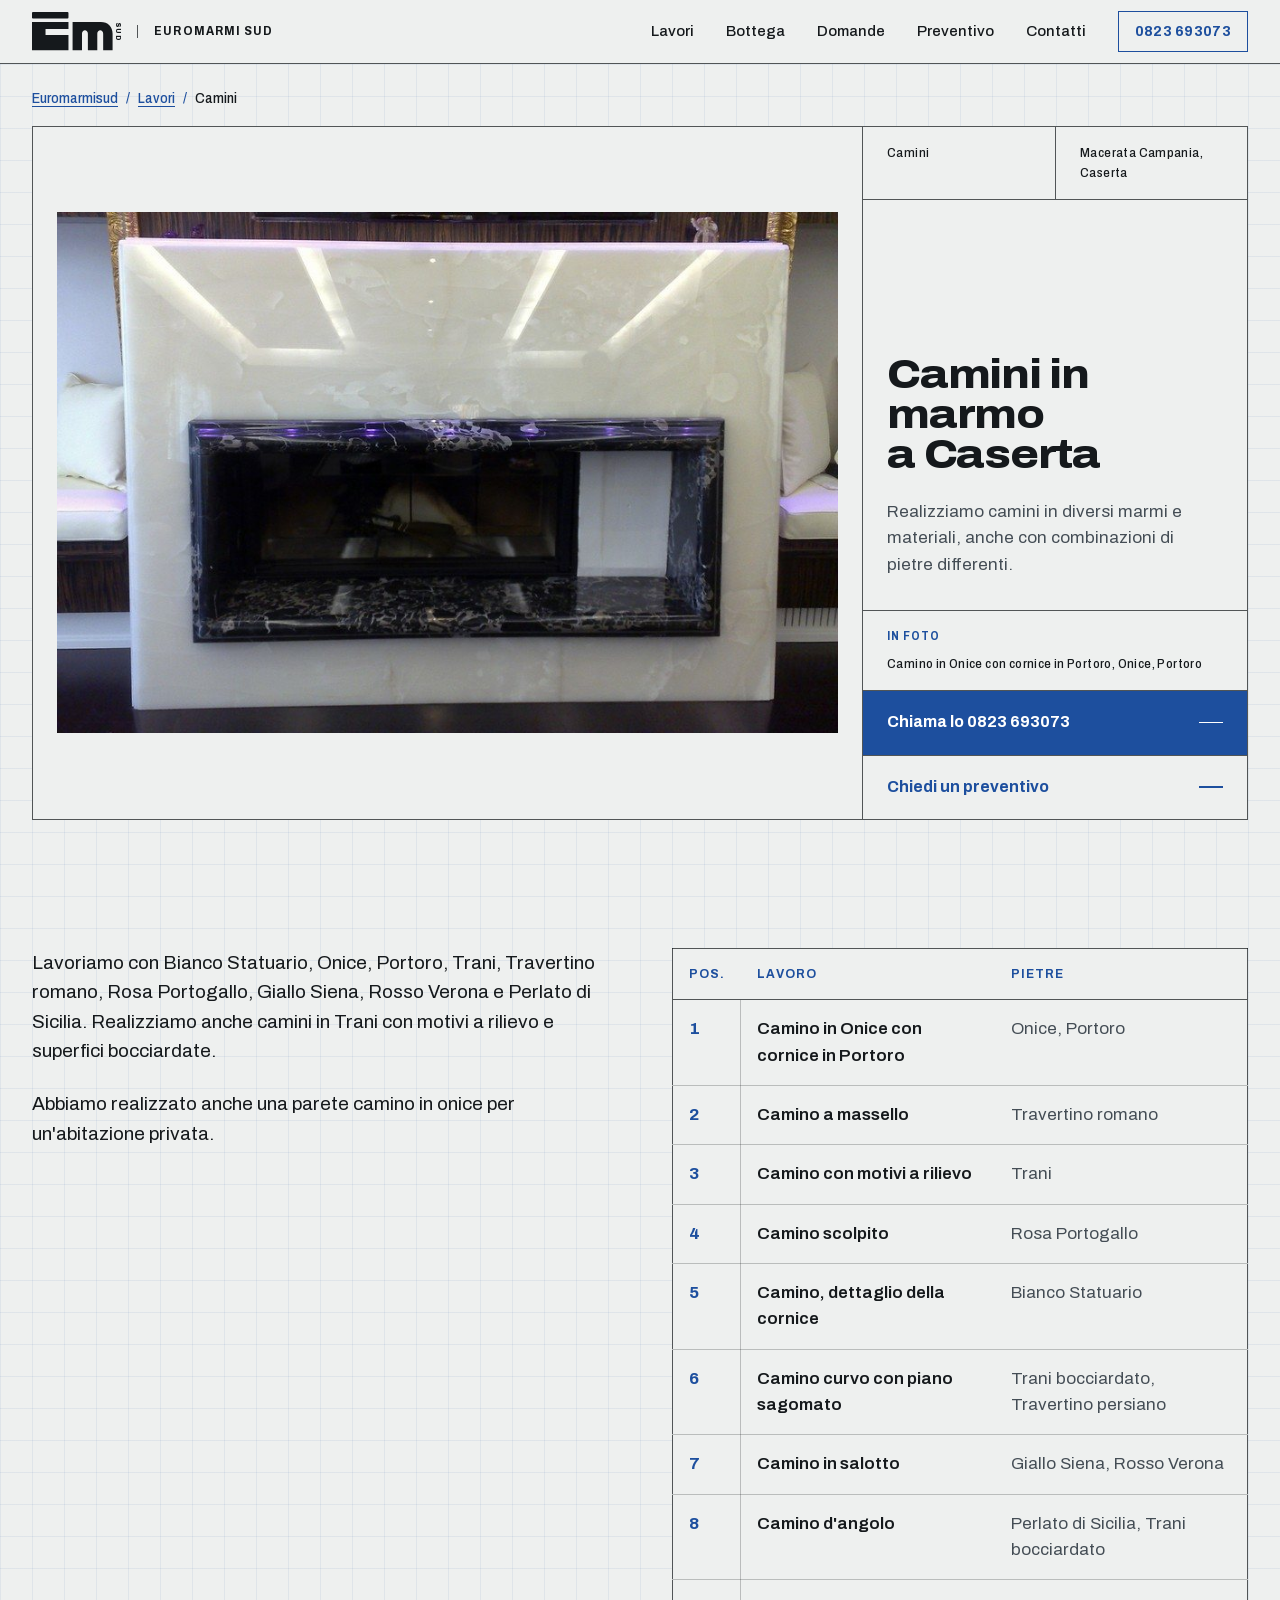
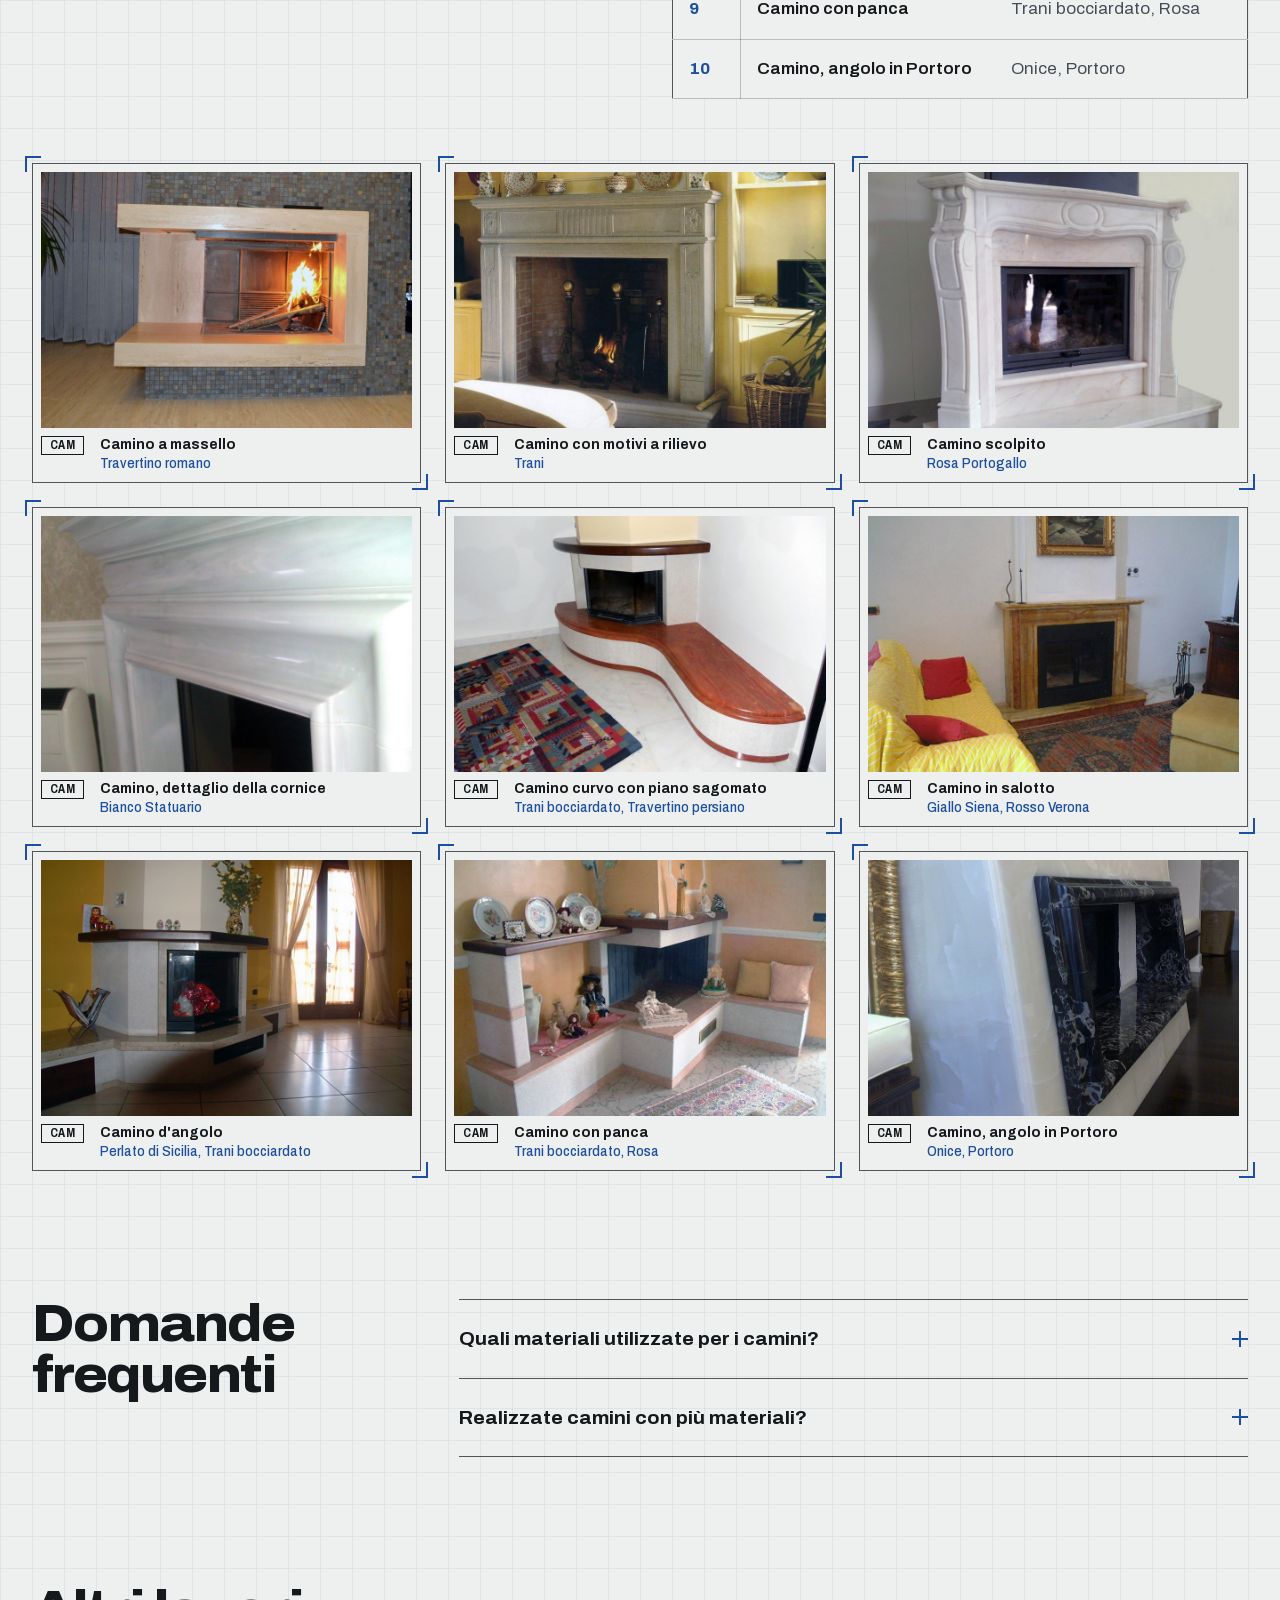
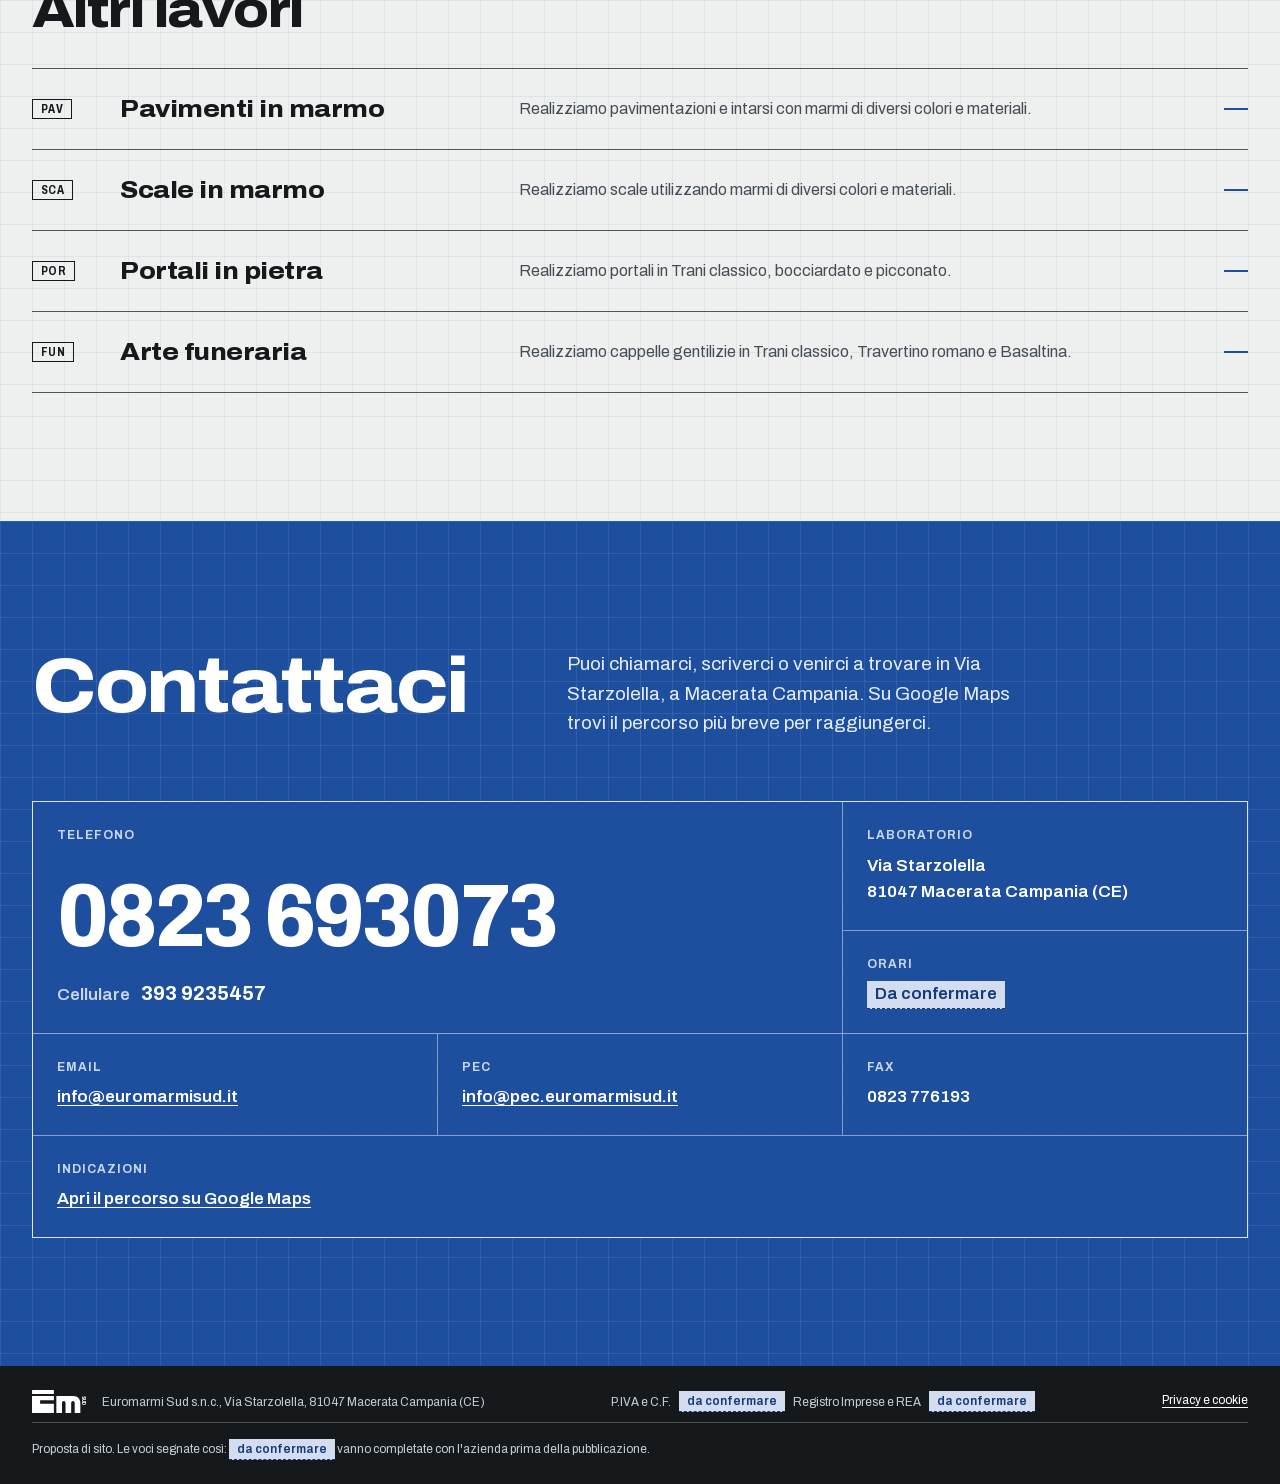
<file: camini-in-marmo.html>
<!doctype html>
<html lang="it">
<head>
<meta name="robots" content="noindex, nofollow, noarchive">
<meta charset="utf-8">
<meta name="viewport" content="width=device-width, initial-scale=1">
<title>Camini in marmo a Caserta | Euromarmisud</title>
<meta name="description" content="Realizziamo camini in marmo a Caserta, utilizzando materiali come Bianco Statuario, Onice, Portoro, Trani e Travertino romano.">
<link rel="canonical" href="https://www.euromarmisud.it/camini-in-marmo.html">
<meta name="geo.region" content="IT-CE">
<meta name="geo.placename" content="Macerata Campania">
<meta property="og:type" content="website">
<meta property="og:locale" content="it_IT">
<meta property="og:site_name" content="Euromarmisud">
<meta property="og:title" content="Camini in marmo a Caserta | Euromarmisud">
<meta property="og:description" content="Realizziamo camini in marmo a Caserta, utilizzando materiali come Bianco Statuario, Onice, Portoro, Trani e Travertino romano.">
<meta property="og:url" content="https://www.euromarmisud.it/camini-in-marmo.html">
<meta property="og:image" content="https://www.euromarmisud.it/img/camino-onice-portoro.jpg">
<meta name="theme-color" content="#eef0ef">
<link rel="icon" href="favicon.svg" type="image/svg+xml">
<link rel="preload" href="font/archivo-normal.woff2" as="font" type="font/woff2" crossorigin>
<link rel="stylesheet" href="stile.css">
<script type="application/ld+json">
{
  "@context": "https://schema.org",
  "@graph": [
    {
      "@type": "Service",
      "name": "Camini in marmo a Caserta",
      "description": "Realizziamo camini in marmo a Caserta, utilizzando materiali come Bianco Statuario, Onice, Portoro, Trani e Travertino romano.",
      "url": "https://www.euromarmisud.it/camini-in-marmo.html",
      "image": "https://www.euromarmisud.it/img/camino-onice-portoro.jpg",
      "provider": {
        "@type": "HomeAndConstructionBusiness",
        "@id": "https://www.euromarmisud.it/#azienda",
        "name": "Euromarmisud",
        "telephone": "+39 0823 693073",
        "address": {
          "@type": "PostalAddress",
          "streetAddress": "Via Starzolella",
          "postalCode": "81047",
          "addressLocality": "Macerata Campania",
          "addressRegion": "CE",
          "addressCountry": "IT"
        }
      },
      "areaServed": {
        "@type": "AdministrativeArea",
        "name": "Provincia di Caserta"
      }
    },
    {
      "@type": "BreadcrumbList",
      "itemListElement": [
        {
          "@type": "ListItem",
          "position": 1,
          "name": "Euromarmisud",
          "item": "https://www.euromarmisud.it/"
        },
        {
          "@type": "ListItem",
          "position": 2,
          "name": "Camini",
          "item": "https://www.euromarmisud.it/camini-in-marmo.html"
        }
      ]
    },
    {
      "@type": "FAQPage",
      "mainEntity": [
        {
          "@type": "Question",
          "name": "Quali materiali utilizzate per i camini?",
          "acceptedAnswer": {
            "@type": "Answer",
            "text": "Lavoriamo con Bianco Statuario, Onice, Portoro, Trani, Travertino romano, Rosa Portogallo e altri marmi."
          }
        },
        {
          "@type": "Question",
          "name": "Realizzate camini con più materiali?",
          "acceptedAnswer": {
            "@type": "Answer",
            "text": "Sì, lavoriamo anche con combinazioni come Giallo Siena e Rosso Verona, oppure Trani bocciardato e Travertino Persiano."
          }
        }
      ]
    }
  ]
}
</script>
</head>
<body>
<a class="salta" href="#inizio">Vai al contenuto</a>

<header class="testata">
  <a class="marchio" href="index.html" aria-label="Euromarmisud, torna all'inizio"><svg class="logo" xmlns="http://www.w3.org/2000/svg" viewBox="0 0 304 136" aria-hidden="true" focusable="false">
  <g fill="currentColor" fill-rule="evenodd">
    <rect x="0" y="0" width="124" height="22" rx="3"/>
    <path d="M0 34 H124 V58 H46 V78 H124 V130 H0 Z"/>
    <path d="M138 130 V34 H234 C258 34 274 50 274 74 V130 Z M170 130 V74 C170 66 175 62 180 62 C185 62 190 66 190 74 V130 Z M222 130 V74 C222 66 227 62 232 62 C237 62 242 66 242 74 V130 Z"/>
    <text x="284" y="34" transform="rotate(90 284 34)" font-family="Archivo, Arial, sans-serif" font-weight="800" font-size="26" letter-spacing="1">SUD</text>
  </g>
</svg><span>Euromarmi Sud</span></a>
  <a class="testata-tel" href="tel:+390823693073">0823 693073</a>
  <button class="menu-bottone" type="button" aria-expanded="false" aria-controls="menu"><span>Menu</span></button>
  <nav id="menu" aria-label="Sezioni">
    <ul>
      <li><a href="index.html#lavori">Lavori</a></li>
      <li><a href="index.html#bottega">Bottega</a></li>
      <li><a href="index.html#domande">Domande</a></li>
      <li><a href="index.html#preventivo">Preventivo</a></li>
      <li><a href="index.html#contatti">Contatti</a></li>
    </ul>
  </nav>
</header>

<main id="inizio">
  <nav class="percorso" aria-label="Percorso"><ol><li><a href="index.html">Euromarmisud</a></li><li><a href="index.html#lavori">Lavori</a></li><li aria-current="page">Camini</li></ol></nav>

  <section class="apertura foglio" aria-labelledby="titolo">
    <figure class="foglio-foto">
      <img src="img/camino-onice-portoro.jpg" alt="Camino in Onice con cornice in Portoro in Onice, Portoro, lavoro di Euromarmisud a Macerata Campania" width="864" height="576" fetchpriority="high">
    </figure>
    <div class="cartiglio">
      <div class="cartiglio-riga duo">
        <span>Camini</span>
        <span>Macerata Campania, Caserta</span>
      </div>
      <div class="cartiglio-titolo">
        <h1 id="titolo">Camini in marmo a Caserta</h1>
        <p>Realizziamo camini in diversi marmi e materiali, anche con combinazioni di pietre differenti.</p>
      </div>
      <div class="cartiglio-riga cartiglio-dati">
        <span><b>In foto</b>Camino in Onice con cornice in Portoro, Onice, Portoro</span>
      </div>
      <div class="cartiglio-azioni">
        <a class="bottone pieno" href="tel:+390823693073">Chiama lo 0823 693073</a>
        <a class="bottone" href="index.html?lavoro=camini#preventivo">Chiedi un preventivo</a>
      </div>
    </div>
  </section>

  <section class="scheda" aria-label="Il lavoro">
    <div class="scheda-testo">
      <p>Lavoriamo con Bianco Statuario, Onice, Portoro, Trani, Travertino romano, Rosa Portogallo, Giallo Siena, Rosso Verona e Perlato di Sicilia. Realizziamo anche camini in Trani con motivi a rilievo e superfici bocciardate.</p><p>Abbiamo realizzato anche una parete camino in onice per un&#x27;abitazione privata.</p>
    </div>
    <div class="distinta">
      <table>
        <caption class="salta-visivo">Lavori e pietre di questa pagina</caption>
        <thead><tr><th scope="col">Pos.</th><th scope="col">Lavoro</th><th scope="col">Pietre</th></tr></thead>
        <tbody><tr><td>1</td><td>Camino in Onice con cornice in Portoro</td><td>Onice, Portoro</td></tr><tr><td>2</td><td>Camino a massello</td><td>Travertino romano</td></tr><tr><td>3</td><td>Camino con motivi a rilievo</td><td>Trani</td></tr><tr><td>4</td><td>Camino scolpito</td><td>Rosa Portogallo</td></tr><tr><td>5</td><td>Camino, dettaglio della cornice</td><td>Bianco Statuario</td></tr><tr><td>6</td><td>Camino curvo con piano sagomato</td><td>Trani bocciardato, Travertino persiano</td></tr><tr><td>7</td><td>Camino in salotto</td><td>Giallo Siena, Rosso Verona</td></tr><tr><td>8</td><td>Camino d&#x27;angolo</td><td>Perlato di Sicilia, Trani bocciardato</td></tr><tr><td>9</td><td>Camino con panca</td><td>Trani bocciardato, Rosa</td></tr><tr><td>10</td><td>Camino, angolo in Portoro</td><td>Onice, Portoro</td></tr></tbody>
      </table>
    </div>
  </section>

  <section class="pagina-tavole" aria-label="Altri lavori di questa pagina">
    <ol class="tavole">
      <li class="tav">
        <figure>
          <img src="img/camino-travertino-romano.jpg" alt="Camino a massello in Travertino romano, lavoro di Euromarmisud in provincia di Caserta" width="864" height="576" loading="lazy">
          <figcaption><span class="tav-n">CAM</span><span class="tav-t">Camino a massello</span><span class="tav-m">Travertino romano</span></figcaption>
        </figure>
      </li>
      <li class="tav">
        <figure>
          <img src="img/camino-trani-rilievo.jpg" alt="Camino con motivi a rilievo in Trani, lavoro di Euromarmisud in provincia di Caserta" width="864" height="576" loading="lazy">
          <figcaption><span class="tav-n">CAM</span><span class="tav-t">Camino con motivi a rilievo</span><span class="tav-m">Trani</span></figcaption>
        </figure>
      </li>
      <li class="tav">
        <figure>
          <img src="img/camino-rosa-portogallo.jpg" alt="Camino scolpito in Rosa Portogallo, lavoro di Euromarmisud in provincia di Caserta" width="864" height="576" loading="lazy">
          <figcaption><span class="tav-n">CAM</span><span class="tav-t">Camino scolpito</span><span class="tav-m">Rosa Portogallo</span></figcaption>
        </figure>
      </li>
      <li class="tav">
        <figure>
          <img src="img/camino-bianco-statuario-dettaglio.jpg" alt="Camino, dettaglio della cornice in Bianco Statuario, lavoro di Euromarmisud in provincia di Caserta" width="864" height="576" loading="lazy">
          <figcaption><span class="tav-n">CAM</span><span class="tav-t">Camino, dettaglio della cornice</span><span class="tav-m">Bianco Statuario</span></figcaption>
        </figure>
      </li>
      <li class="tav">
        <figure>
          <img src="img/camino-trani-travertino-persiano.jpg" alt="Camino curvo con piano sagomato in Trani bocciardato, Travertino persiano, lavoro di Euromarmisud in provincia di Caserta" width="864" height="576" loading="lazy">
          <figcaption><span class="tav-n">CAM</span><span class="tav-t">Camino curvo con piano sagomato</span><span class="tav-m">Trani bocciardato, Travertino persiano</span></figcaption>
        </figure>
      </li>
      <li class="tav">
        <figure>
          <img src="img/camino-giallo-siena-rosso-verona.jpg" alt="Camino in salotto in Giallo Siena, Rosso Verona, lavoro di Euromarmisud in provincia di Caserta" width="864" height="576" loading="lazy">
          <figcaption><span class="tav-n">CAM</span><span class="tav-t">Camino in salotto</span><span class="tav-m">Giallo Siena, Rosso Verona</span></figcaption>
        </figure>
      </li>
      <li class="tav">
        <figure>
          <img src="img/camino-perlato-trani.jpg" alt="Camino d&#x27;angolo in Perlato di Sicilia, Trani bocciardato, lavoro di Euromarmisud in provincia di Caserta" width="864" height="576" loading="lazy">
          <figcaption><span class="tav-n">CAM</span><span class="tav-t">Camino d&#x27;angolo</span><span class="tav-m">Perlato di Sicilia, Trani bocciardato</span></figcaption>
        </figure>
      </li>
      <li class="tav">
        <figure>
          <img src="img/camino-trani-rosa.jpg" alt="Camino con panca in Trani bocciardato, Rosa, lavoro di Euromarmisud in provincia di Caserta" width="864" height="576" loading="lazy">
          <figcaption><span class="tav-n">CAM</span><span class="tav-t">Camino con panca</span><span class="tav-m">Trani bocciardato, Rosa</span></figcaption>
        </figure>
      </li>
      <li class="tav">
        <figure>
          <img src="img/camino-onice-portoro-angolo.jpg" alt="Camino, angolo in Portoro in Onice, Portoro, lavoro di Euromarmisud in provincia di Caserta" width="864" height="576" loading="lazy">
          <figcaption><span class="tav-n">CAM</span><span class="tav-t">Camino, angolo in Portoro</span><span class="tav-m">Onice, Portoro</span></figcaption>
        </figure>
      </li>
    </ol>
  </section>

  <section class="domande" aria-labelledby="domande-titolo">
    <h2 id="domande-titolo">Domande frequenti</h2>
    <div class="note">
      <details><summary>Quali materiali utilizzate per i camini?</summary><p>Lavoriamo con Bianco Statuario, Onice, Portoro, Trani, Travertino romano, Rosa Portogallo e altri marmi.</p></details>
      <details><summary>Realizzate camini con più materiali?</summary><p>Sì, lavoriamo anche con combinazioni come Giallo Siena e Rosso Verona, oppure Trani bocciardato e Travertino Persiano.</p></details>
    </div>
  </section>

  <section class="altre" aria-labelledby="altre-titolo">
    <h2 id="altre-titolo">Altri lavori</h2>
    <ul class="indice-tavole">
      <li><a href="pavimenti-e-intarsi.html"><span class="tav-n">PAV</span><span class="indice-nome">Pavimenti in marmo</span><span class="indice-frase">Realizziamo pavimentazioni e intarsi con marmi di diversi colori e materiali.</span></a></li>
      <li><a href="scale-in-marmo.html"><span class="tav-n">SCA</span><span class="indice-nome">Scale in marmo</span><span class="indice-frase">Realizziamo scale utilizzando marmi di diversi colori e materiali.</span></a></li>
      <li><a href="portali-in-pietra.html"><span class="tav-n">POR</span><span class="indice-nome">Portali in pietra</span><span class="indice-frase">Realizziamo portali in Trani classico, bocciardato e picconato.</span></a></li>
      <li><a href="arte-funeraria.html"><span class="tav-n">FUN</span><span class="indice-nome">Arte funeraria</span><span class="indice-frase">Realizziamo cappelle gentilizie in Trani classico, Travertino romano e Basaltina.</span></a></li>
    </ul>
  </section>

  <section class="contatti" id="contatti" aria-labelledby="contatti-titolo">
    <h2 id="contatti-titolo">Contattaci</h2>
    <p class="contatti-invito">Puoi chiamarci, scriverci o venirci a trovare in Via Starzolella, a Macerata Campania. Su Google Maps trovi il percorso più breve per raggiungerci.</p>
    <dl class="cartiglio-blu">
      <div class="cella telefono"><dt>Telefono</dt><dd><a href="tel:+390823693073">0823 693073</a><span class="cellulare">Cellulare <a href="tel:+393939235457">393 9235457</a></span></dd></div>
      <div class="cella"><dt>Laboratorio</dt><dd><address>Via Starzolella<br>81047 Macerata Campania (CE)</address></dd></div>
      <div class="cella"><dt>Orari</dt><dd><span class="da-confermare">Da confermare</span></dd></div>
      <div class="cella"><dt>Email</dt><dd><a href="mailto:info@euromarmisud.it">info@euromarmisud.it</a></dd></div>
      <div class="cella"><dt>PEC</dt><dd><a href="mailto:info@pec.euromarmisud.it">info@pec.euromarmisud.it</a></dd></div>
      <div class="cella"><dt>Fax</dt><dd>0823 776193</dd></div>
      <div class="cella strada larga"><dt>Indicazioni</dt><dd><a href="https://www.google.com/maps/search/?api=1&amp;query=Euromarmi%20Sud%20Via%20Starzolella%20Macerata%20Campania" rel="noopener">Apri il percorso su Google Maps</a></dd></div>
    </dl>
  </section>
</main>

<footer class="piede">
  <span class="piede-marchio"><svg class="logo" xmlns="http://www.w3.org/2000/svg" viewBox="0 0 304 136" aria-hidden="true" focusable="false">
  <g fill="currentColor" fill-rule="evenodd">
    <rect x="0" y="0" width="124" height="22" rx="3"/>
    <path d="M0 34 H124 V58 H46 V78 H124 V130 H0 Z"/>
    <path d="M138 130 V34 H234 C258 34 274 50 274 74 V130 Z M170 130 V74 C170 66 175 62 180 62 C185 62 190 66 190 74 V130 Z M222 130 V74 C222 66 227 62 232 62 C237 62 242 66 242 74 V130 Z"/>
    <text x="284" y="34" transform="rotate(90 284 34)" font-family="Archivo, Arial, sans-serif" font-weight="800" font-size="26" letter-spacing="1">SUD</text>
  </g>
</svg>Euromarmi Sud s.n.c., Via Starzolella, 81047 Macerata Campania (CE)</span>
  <span class="piede-legale">P.IVA e C.F. <span class="da-confermare">da confermare</span> Registro Imprese e REA <span class="da-confermare">da confermare</span></span>
  <a href="privacy-e-cookie.html">Privacy e cookie</a>
  <p class="piede-nota">Proposta di sito. Le voci segnate così: <span class="da-confermare">da confermare</span> vanno completate con l'azienda prima della pubblicazione.</p>
</footer>

<script src="tavole.js" defer></script>
</body>
</html>
</file>
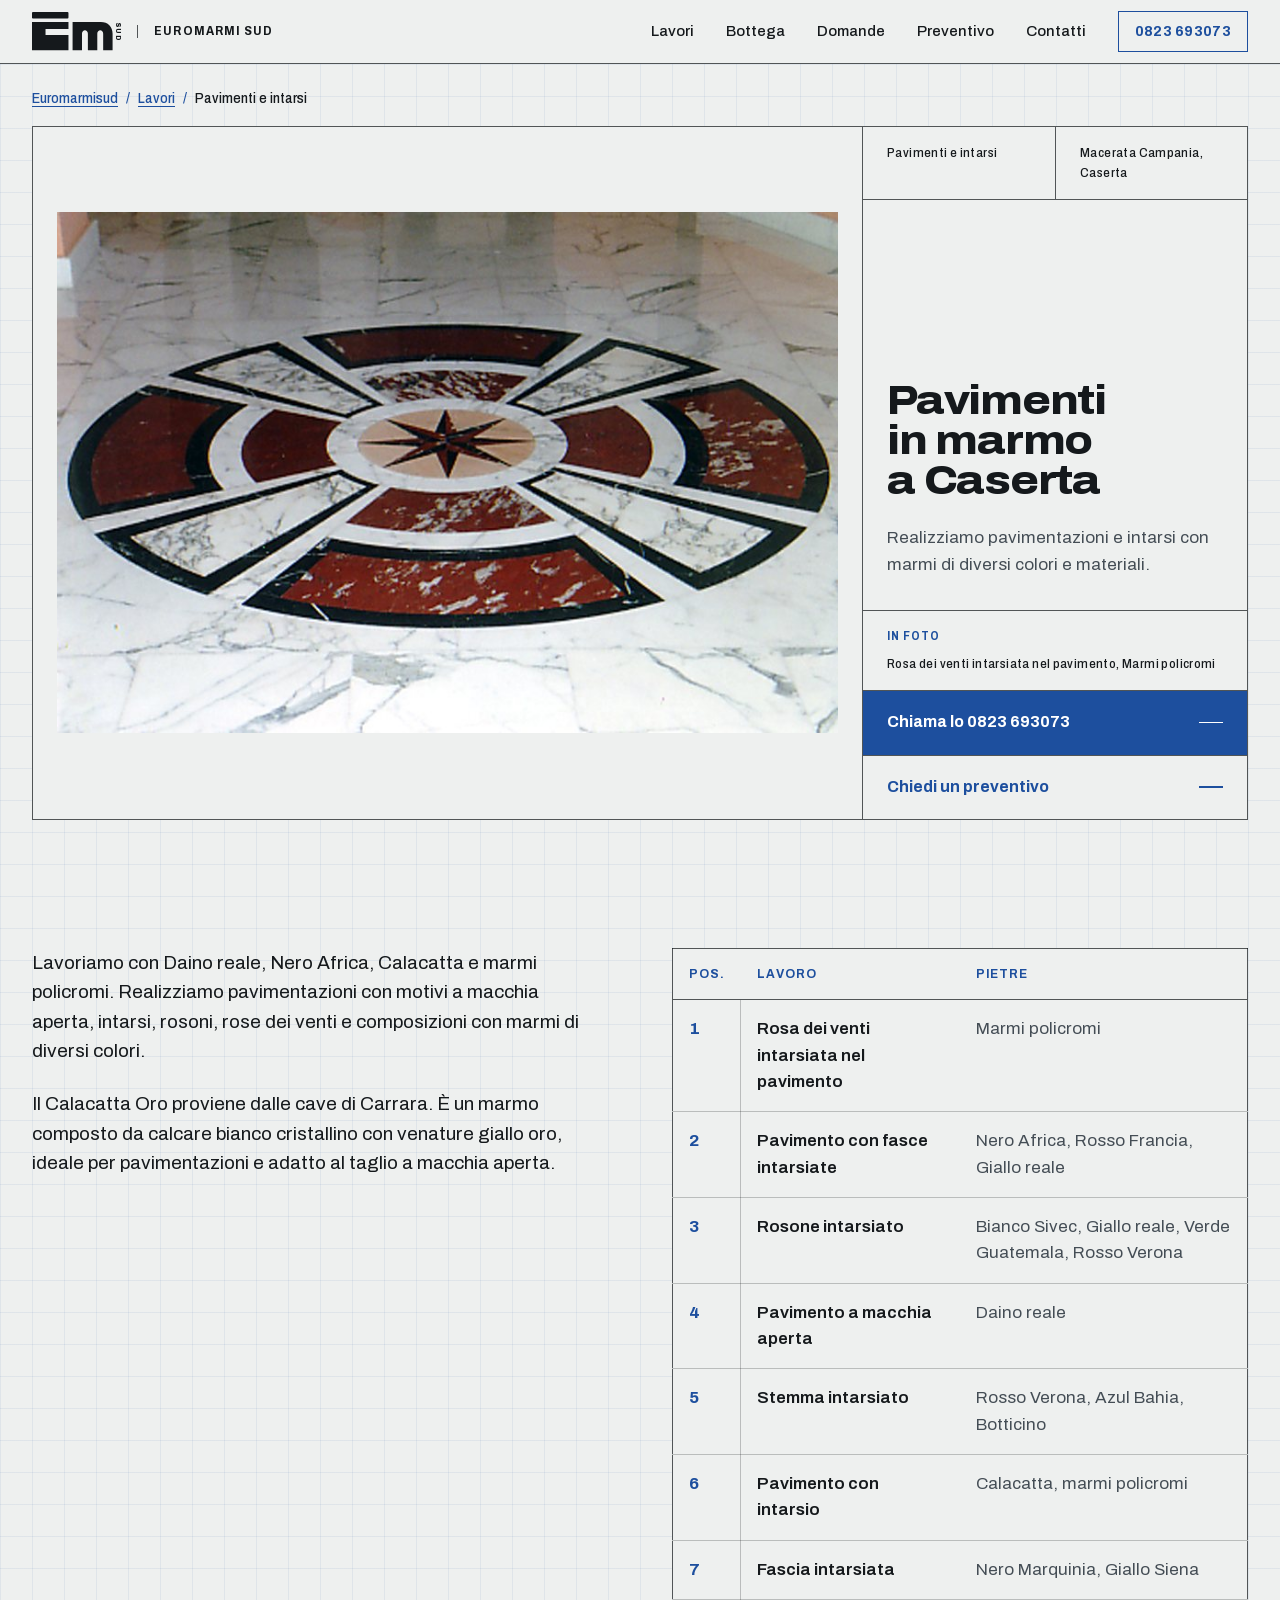
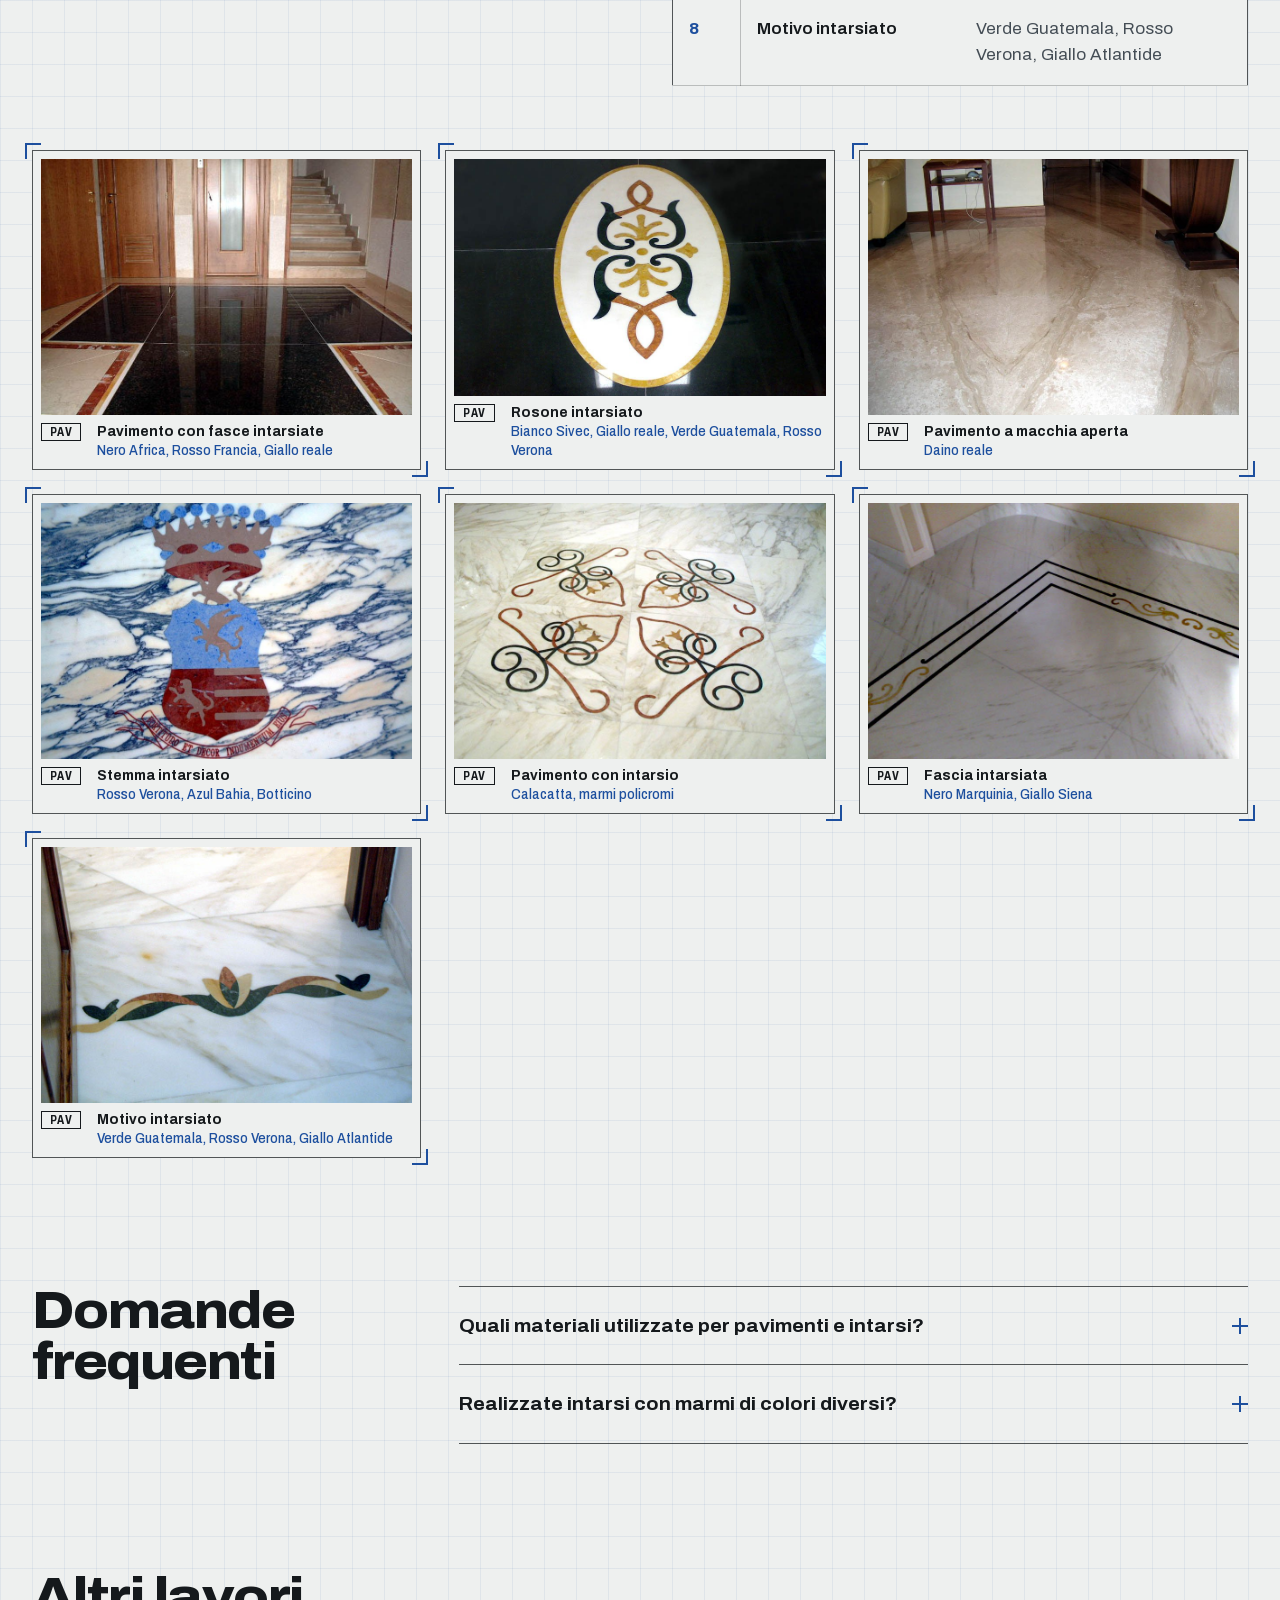
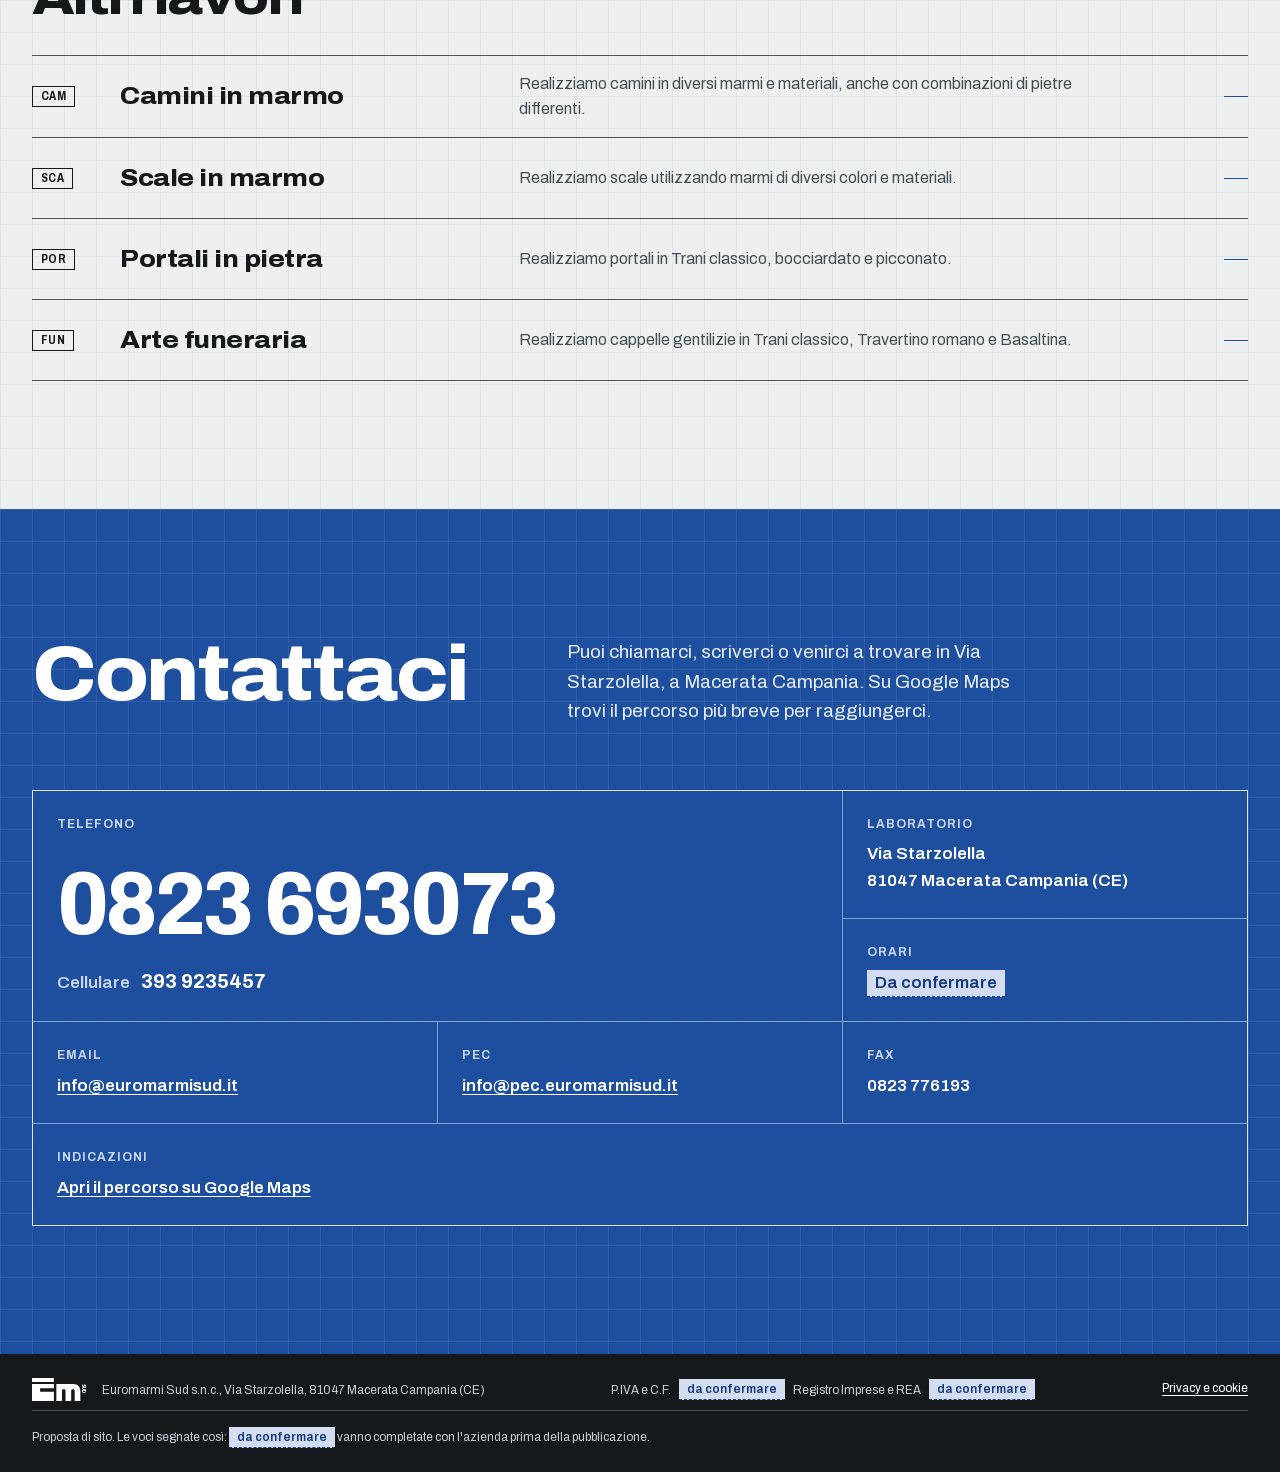
<file: pavimenti-e-intarsi.html>
<!doctype html>
<html lang="it">
<head>
<meta name="robots" content="noindex, nofollow, noarchive">
<meta charset="utf-8">
<meta name="viewport" content="width=device-width, initial-scale=1">
<title>Pavimenti in marmo a Caserta | Euromarmisud</title>
<meta name="description" content="Realizziamo pavimenti e intarsi in marmo a Caserta, con materiali come Calacatta, Daino reale, Nero Africa e marmi policromi.">
<link rel="canonical" href="https://www.euromarmisud.it/pavimenti-e-intarsi.html">
<meta name="geo.region" content="IT-CE">
<meta name="geo.placename" content="Macerata Campania">
<meta property="og:type" content="website">
<meta property="og:locale" content="it_IT">
<meta property="og:site_name" content="Euromarmisud">
<meta property="og:title" content="Pavimenti in marmo a Caserta | Euromarmisud">
<meta property="og:description" content="Realizziamo pavimenti e intarsi in marmo a Caserta, con materiali come Calacatta, Daino reale, Nero Africa e marmi policromi.">
<meta property="og:url" content="https://www.euromarmisud.it/pavimenti-e-intarsi.html">
<meta property="og:image" content="https://www.euromarmisud.it/img/intarsio-rosa-dei-venti.jpg">
<meta name="theme-color" content="#eef0ef">
<link rel="icon" href="favicon.svg" type="image/svg+xml">
<link rel="preload" href="font/archivo-normal.woff2" as="font" type="font/woff2" crossorigin>
<link rel="stylesheet" href="stile.css">
<script type="application/ld+json">
{
  "@context": "https://schema.org",
  "@graph": [
    {
      "@type": "Service",
      "name": "Pavimenti in marmo a Caserta",
      "description": "Realizziamo pavimenti e intarsi in marmo a Caserta, con materiali come Calacatta, Daino reale, Nero Africa e marmi policromi.",
      "url": "https://www.euromarmisud.it/pavimenti-e-intarsi.html",
      "image": "https://www.euromarmisud.it/img/intarsio-rosa-dei-venti.jpg",
      "provider": {
        "@type": "HomeAndConstructionBusiness",
        "@id": "https://www.euromarmisud.it/#azienda",
        "name": "Euromarmisud",
        "telephone": "+39 0823 693073",
        "address": {
          "@type": "PostalAddress",
          "streetAddress": "Via Starzolella",
          "postalCode": "81047",
          "addressLocality": "Macerata Campania",
          "addressRegion": "CE",
          "addressCountry": "IT"
        }
      },
      "areaServed": {
        "@type": "AdministrativeArea",
        "name": "Provincia di Caserta"
      }
    },
    {
      "@type": "BreadcrumbList",
      "itemListElement": [
        {
          "@type": "ListItem",
          "position": 1,
          "name": "Euromarmisud",
          "item": "https://www.euromarmisud.it/"
        },
        {
          "@type": "ListItem",
          "position": 2,
          "name": "Pavimenti e intarsi",
          "item": "https://www.euromarmisud.it/pavimenti-e-intarsi.html"
        }
      ]
    },
    {
      "@type": "FAQPage",
      "mainEntity": [
        {
          "@type": "Question",
          "name": "Quali materiali utilizzate per pavimenti e intarsi?",
          "acceptedAnswer": {
            "@type": "Answer",
            "text": "Lavoriamo con Daino reale, Nero Africa, Calacatta, Rosso Francia, Giallo reale, Bianco Sivec, Verde Guatemala e altri marmi."
          }
        },
        {
          "@type": "Question",
          "name": "Realizzate intarsi con marmi di colori diversi?",
          "acceptedAnswer": {
            "@type": "Answer",
            "text": "Sì, realizziamo intarsi con combinazioni come Rosso Verona, Azul Bahia e Botticino, oppure Verde Guatemala, Rosso Verona e Giallo Atlantide."
          }
        }
      ]
    }
  ]
}
</script>
</head>
<body>
<a class="salta" href="#inizio">Vai al contenuto</a>

<header class="testata">
  <a class="marchio" href="index.html" aria-label="Euromarmisud, torna all'inizio"><svg class="logo" xmlns="http://www.w3.org/2000/svg" viewBox="0 0 304 136" aria-hidden="true" focusable="false">
  <g fill="currentColor" fill-rule="evenodd">
    <rect x="0" y="0" width="124" height="22" rx="3"/>
    <path d="M0 34 H124 V58 H46 V78 H124 V130 H0 Z"/>
    <path d="M138 130 V34 H234 C258 34 274 50 274 74 V130 Z M170 130 V74 C170 66 175 62 180 62 C185 62 190 66 190 74 V130 Z M222 130 V74 C222 66 227 62 232 62 C237 62 242 66 242 74 V130 Z"/>
    <text x="284" y="34" transform="rotate(90 284 34)" font-family="Archivo, Arial, sans-serif" font-weight="800" font-size="26" letter-spacing="1">SUD</text>
  </g>
</svg><span>Euromarmi Sud</span></a>
  <a class="testata-tel" href="tel:+390823693073">0823 693073</a>
  <button class="menu-bottone" type="button" aria-expanded="false" aria-controls="menu"><span>Menu</span></button>
  <nav id="menu" aria-label="Sezioni">
    <ul>
      <li><a href="index.html#lavori">Lavori</a></li>
      <li><a href="index.html#bottega">Bottega</a></li>
      <li><a href="index.html#domande">Domande</a></li>
      <li><a href="index.html#preventivo">Preventivo</a></li>
      <li><a href="index.html#contatti">Contatti</a></li>
    </ul>
  </nav>
</header>

<main id="inizio">
  <nav class="percorso" aria-label="Percorso"><ol><li><a href="index.html">Euromarmisud</a></li><li><a href="index.html#lavori">Lavori</a></li><li aria-current="page">Pavimenti e intarsi</li></ol></nav>

  <section class="apertura foglio" aria-labelledby="titolo">
    <figure class="foglio-foto">
      <img src="img/intarsio-rosa-dei-venti.jpg" alt="Rosa dei venti intarsiata nel pavimento in Marmi policromi, lavoro di Euromarmisud a Macerata Campania" width="850" height="567" fetchpriority="high">
    </figure>
    <div class="cartiglio">
      <div class="cartiglio-riga duo">
        <span>Pavimenti e intarsi</span>
        <span>Macerata Campania, Caserta</span>
      </div>
      <div class="cartiglio-titolo">
        <h1 id="titolo">Pavimenti in marmo a Caserta</h1>
        <p>Realizziamo pavimentazioni e intarsi con marmi di diversi colori e materiali.</p>
      </div>
      <div class="cartiglio-riga cartiglio-dati">
        <span><b>In foto</b>Rosa dei venti intarsiata nel pavimento, Marmi policromi</span>
      </div>
      <div class="cartiglio-azioni">
        <a class="bottone pieno" href="tel:+390823693073">Chiama lo 0823 693073</a>
        <a class="bottone" href="index.html?lavoro=pavimenti#preventivo">Chiedi un preventivo</a>
      </div>
    </div>
  </section>

  <section class="scheda" aria-label="Il lavoro">
    <div class="scheda-testo">
      <p>Lavoriamo con Daino reale, Nero Africa, Calacatta e marmi policromi. Realizziamo pavimentazioni con motivi a macchia aperta, intarsi, rosoni, rose dei venti e composizioni con marmi di diversi colori.</p><p>Il Calacatta Oro proviene dalle cave di Carrara. È un marmo composto da calcare bianco cristallino con venature giallo oro, ideale per pavimentazioni e adatto al taglio a macchia aperta.</p>
    </div>
    <div class="distinta">
      <table>
        <caption class="salta-visivo">Lavori e pietre di questa pagina</caption>
        <thead><tr><th scope="col">Pos.</th><th scope="col">Lavoro</th><th scope="col">Pietre</th></tr></thead>
        <tbody><tr><td>1</td><td>Rosa dei venti intarsiata nel pavimento</td><td>Marmi policromi</td></tr><tr><td>2</td><td>Pavimento con fasce intarsiate</td><td>Nero Africa, Rosso Francia, Giallo reale</td></tr><tr><td>3</td><td>Rosone intarsiato</td><td>Bianco Sivec, Giallo reale, Verde Guatemala, Rosso Verona</td></tr><tr><td>4</td><td>Pavimento a macchia aperta</td><td>Daino reale</td></tr><tr><td>5</td><td>Stemma intarsiato</td><td>Rosso Verona, Azul Bahia, Botticino</td></tr><tr><td>6</td><td>Pavimento con intarsio</td><td>Calacatta, marmi policromi</td></tr><tr><td>7</td><td>Fascia intarsiata</td><td>Nero Marquinia, Giallo Siena</td></tr><tr><td>8</td><td>Motivo intarsiato</td><td>Verde Guatemala, Rosso Verona, Giallo Atlantide</td></tr></tbody>
      </table>
    </div>
  </section>

  <section class="pagina-tavole" aria-label="Altri lavori di questa pagina">
    <ol class="tavole">
      <li class="tav">
        <figure>
          <img src="img/pavimento-nero-africa.jpg" alt="Pavimento con fasce intarsiate in Nero Africa, Rosso Francia, Giallo reale, lavoro di Euromarmisud in provincia di Caserta" width="850" height="567" loading="lazy">
          <figcaption><span class="tav-n">PAV</span><span class="tav-t">Pavimento con fasce intarsiate</span><span class="tav-m">Nero Africa, Rosso Francia, Giallo reale</span></figcaption>
        </figure>
      </li>
      <li class="tav">
        <figure>
          <img src="img/intarsio-rosone.jpg" alt="Rosone intarsiato in Bianco Sivec, Giallo reale, Verde Guatemala, Rosso Verona, lavoro di Euromarmisud in provincia di Caserta" width="850" height="567" loading="lazy">
          <figcaption><span class="tav-n">PAV</span><span class="tav-t">Rosone intarsiato</span><span class="tav-m">Bianco Sivec, Giallo reale, Verde Guatemala, Rosso Verona</span></figcaption>
        </figure>
      </li>
      <li class="tav">
        <figure>
          <img src="img/pavimento-daino-reale.jpg" alt="Pavimento a macchia aperta in Daino reale, lavoro di Euromarmisud in provincia di Caserta" width="850" height="567" loading="lazy">
          <figcaption><span class="tav-n">PAV</span><span class="tav-t">Pavimento a macchia aperta</span><span class="tav-m">Daino reale</span></figcaption>
        </figure>
      </li>
      <li class="tav">
        <figure>
          <img src="img/intarsio-stemma.jpg" alt="Stemma intarsiato in Rosso Verona, Azul Bahia, Botticino, lavoro di Euromarmisud in provincia di Caserta" width="850" height="567" loading="lazy">
          <figcaption><span class="tav-n">PAV</span><span class="tav-t">Stemma intarsiato</span><span class="tav-m">Rosso Verona, Azul Bahia, Botticino</span></figcaption>
        </figure>
      </li>
      <li class="tav">
        <figure>
          <img src="img/pavimento-calacatta-intarsio.jpg" alt="Pavimento con intarsio in Calacatta, marmi policromi, lavoro di Euromarmisud in provincia di Caserta" width="850" height="567" loading="lazy">
          <figcaption><span class="tav-n">PAV</span><span class="tav-t">Pavimento con intarsio</span><span class="tav-m">Calacatta, marmi policromi</span></figcaption>
        </figure>
      </li>
      <li class="tav">
        <figure>
          <img src="img/intarsio-nero-marquinia.jpg" alt="Fascia intarsiata in Nero Marquinia, Giallo Siena, lavoro di Euromarmisud in provincia di Caserta" width="850" height="567" loading="lazy">
          <figcaption><span class="tav-n">PAV</span><span class="tav-t">Fascia intarsiata</span><span class="tav-m">Nero Marquinia, Giallo Siena</span></figcaption>
        </figure>
      </li>
      <li class="tav">
        <figure>
          <img src="img/intarsio-verde-guatemala.jpg" alt="Motivo intarsiato in Verde Guatemala, Rosso Verona, Giallo Atlantide, lavoro di Euromarmisud in provincia di Caserta" width="850" height="567" loading="lazy">
          <figcaption><span class="tav-n">PAV</span><span class="tav-t">Motivo intarsiato</span><span class="tav-m">Verde Guatemala, Rosso Verona, Giallo Atlantide</span></figcaption>
        </figure>
      </li>
    </ol>
  </section>

  <section class="domande" aria-labelledby="domande-titolo">
    <h2 id="domande-titolo">Domande frequenti</h2>
    <div class="note">
      <details><summary>Quali materiali utilizzate per pavimenti e intarsi?</summary><p>Lavoriamo con Daino reale, Nero Africa, Calacatta, Rosso Francia, Giallo reale, Bianco Sivec, Verde Guatemala e altri marmi.</p></details>
      <details><summary>Realizzate intarsi con marmi di colori diversi?</summary><p>Sì, realizziamo intarsi con combinazioni come Rosso Verona, Azul Bahia e Botticino, oppure Verde Guatemala, Rosso Verona e Giallo Atlantide.</p></details>
    </div>
  </section>

  <section class="altre" aria-labelledby="altre-titolo">
    <h2 id="altre-titolo">Altri lavori</h2>
    <ul class="indice-tavole">
      <li><a href="camini-in-marmo.html"><span class="tav-n">CAM</span><span class="indice-nome">Camini in marmo</span><span class="indice-frase">Realizziamo camini in diversi marmi e materiali, anche con combinazioni di pietre differenti.</span></a></li>
      <li><a href="scale-in-marmo.html"><span class="tav-n">SCA</span><span class="indice-nome">Scale in marmo</span><span class="indice-frase">Realizziamo scale utilizzando marmi di diversi colori e materiali.</span></a></li>
      <li><a href="portali-in-pietra.html"><span class="tav-n">POR</span><span class="indice-nome">Portali in pietra</span><span class="indice-frase">Realizziamo portali in Trani classico, bocciardato e picconato.</span></a></li>
      <li><a href="arte-funeraria.html"><span class="tav-n">FUN</span><span class="indice-nome">Arte funeraria</span><span class="indice-frase">Realizziamo cappelle gentilizie in Trani classico, Travertino romano e Basaltina.</span></a></li>
    </ul>
  </section>

  <section class="contatti" id="contatti" aria-labelledby="contatti-titolo">
    <h2 id="contatti-titolo">Contattaci</h2>
    <p class="contatti-invito">Puoi chiamarci, scriverci o venirci a trovare in Via Starzolella, a Macerata Campania. Su Google Maps trovi il percorso più breve per raggiungerci.</p>
    <dl class="cartiglio-blu">
      <div class="cella telefono"><dt>Telefono</dt><dd><a href="tel:+390823693073">0823 693073</a><span class="cellulare">Cellulare <a href="tel:+393939235457">393 9235457</a></span></dd></div>
      <div class="cella"><dt>Laboratorio</dt><dd><address>Via Starzolella<br>81047 Macerata Campania (CE)</address></dd></div>
      <div class="cella"><dt>Orari</dt><dd><span class="da-confermare">Da confermare</span></dd></div>
      <div class="cella"><dt>Email</dt><dd><a href="mailto:info@euromarmisud.it">info@euromarmisud.it</a></dd></div>
      <div class="cella"><dt>PEC</dt><dd><a href="mailto:info@pec.euromarmisud.it">info@pec.euromarmisud.it</a></dd></div>
      <div class="cella"><dt>Fax</dt><dd>0823 776193</dd></div>
      <div class="cella strada larga"><dt>Indicazioni</dt><dd><a href="https://www.google.com/maps/search/?api=1&amp;query=Euromarmi%20Sud%20Via%20Starzolella%20Macerata%20Campania" rel="noopener">Apri il percorso su Google Maps</a></dd></div>
    </dl>
  </section>
</main>

<footer class="piede">
  <span class="piede-marchio"><svg class="logo" xmlns="http://www.w3.org/2000/svg" viewBox="0 0 304 136" aria-hidden="true" focusable="false">
  <g fill="currentColor" fill-rule="evenodd">
    <rect x="0" y="0" width="124" height="22" rx="3"/>
    <path d="M0 34 H124 V58 H46 V78 H124 V130 H0 Z"/>
    <path d="M138 130 V34 H234 C258 34 274 50 274 74 V130 Z M170 130 V74 C170 66 175 62 180 62 C185 62 190 66 190 74 V130 Z M222 130 V74 C222 66 227 62 232 62 C237 62 242 66 242 74 V130 Z"/>
    <text x="284" y="34" transform="rotate(90 284 34)" font-family="Archivo, Arial, sans-serif" font-weight="800" font-size="26" letter-spacing="1">SUD</text>
  </g>
</svg>Euromarmi Sud s.n.c., Via Starzolella, 81047 Macerata Campania (CE)</span>
  <span class="piede-legale">P.IVA e C.F. <span class="da-confermare">da confermare</span> Registro Imprese e REA <span class="da-confermare">da confermare</span></span>
  <a href="privacy-e-cookie.html">Privacy e cookie</a>
  <p class="piede-nota">Proposta di sito. Le voci segnate così: <span class="da-confermare">da confermare</span> vanno completate con l'azienda prima della pubblicazione.</p>
</footer>

<script src="tavole.js" defer></script>
</body>
</html>
</file>
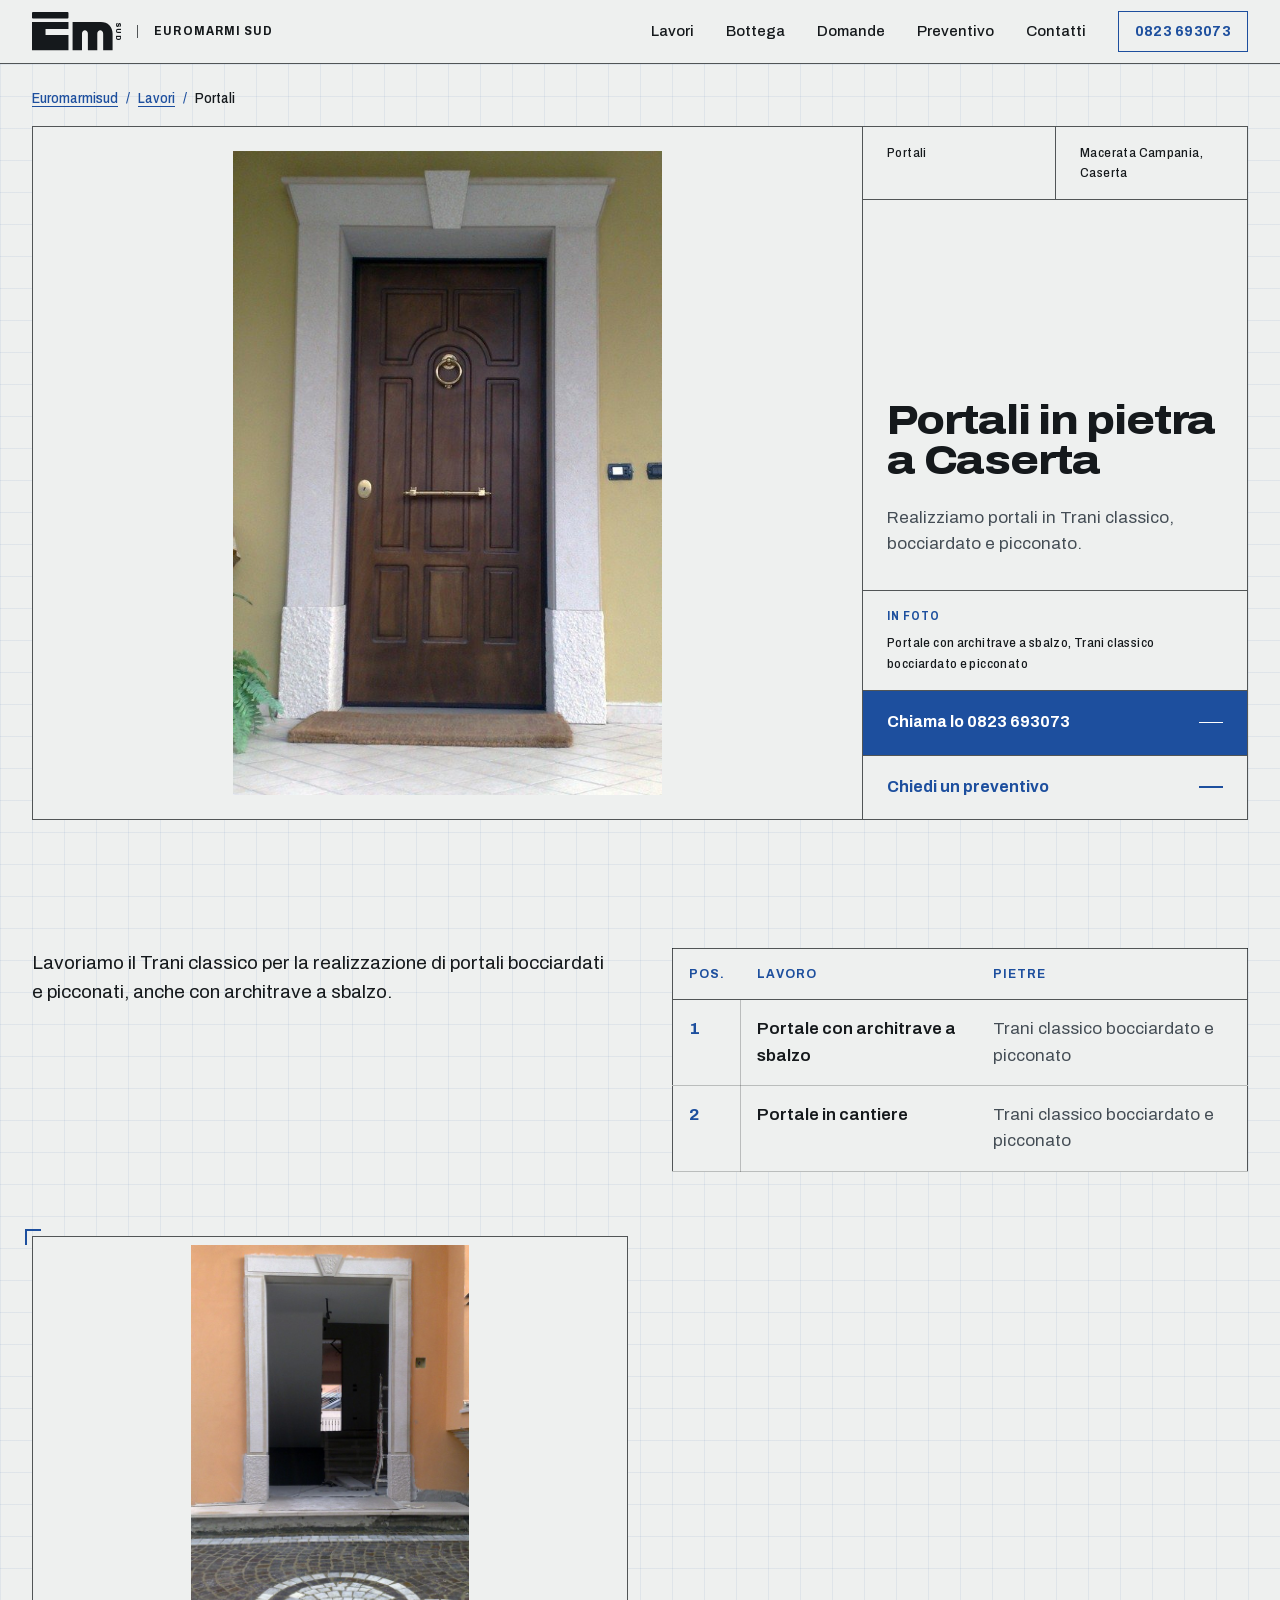
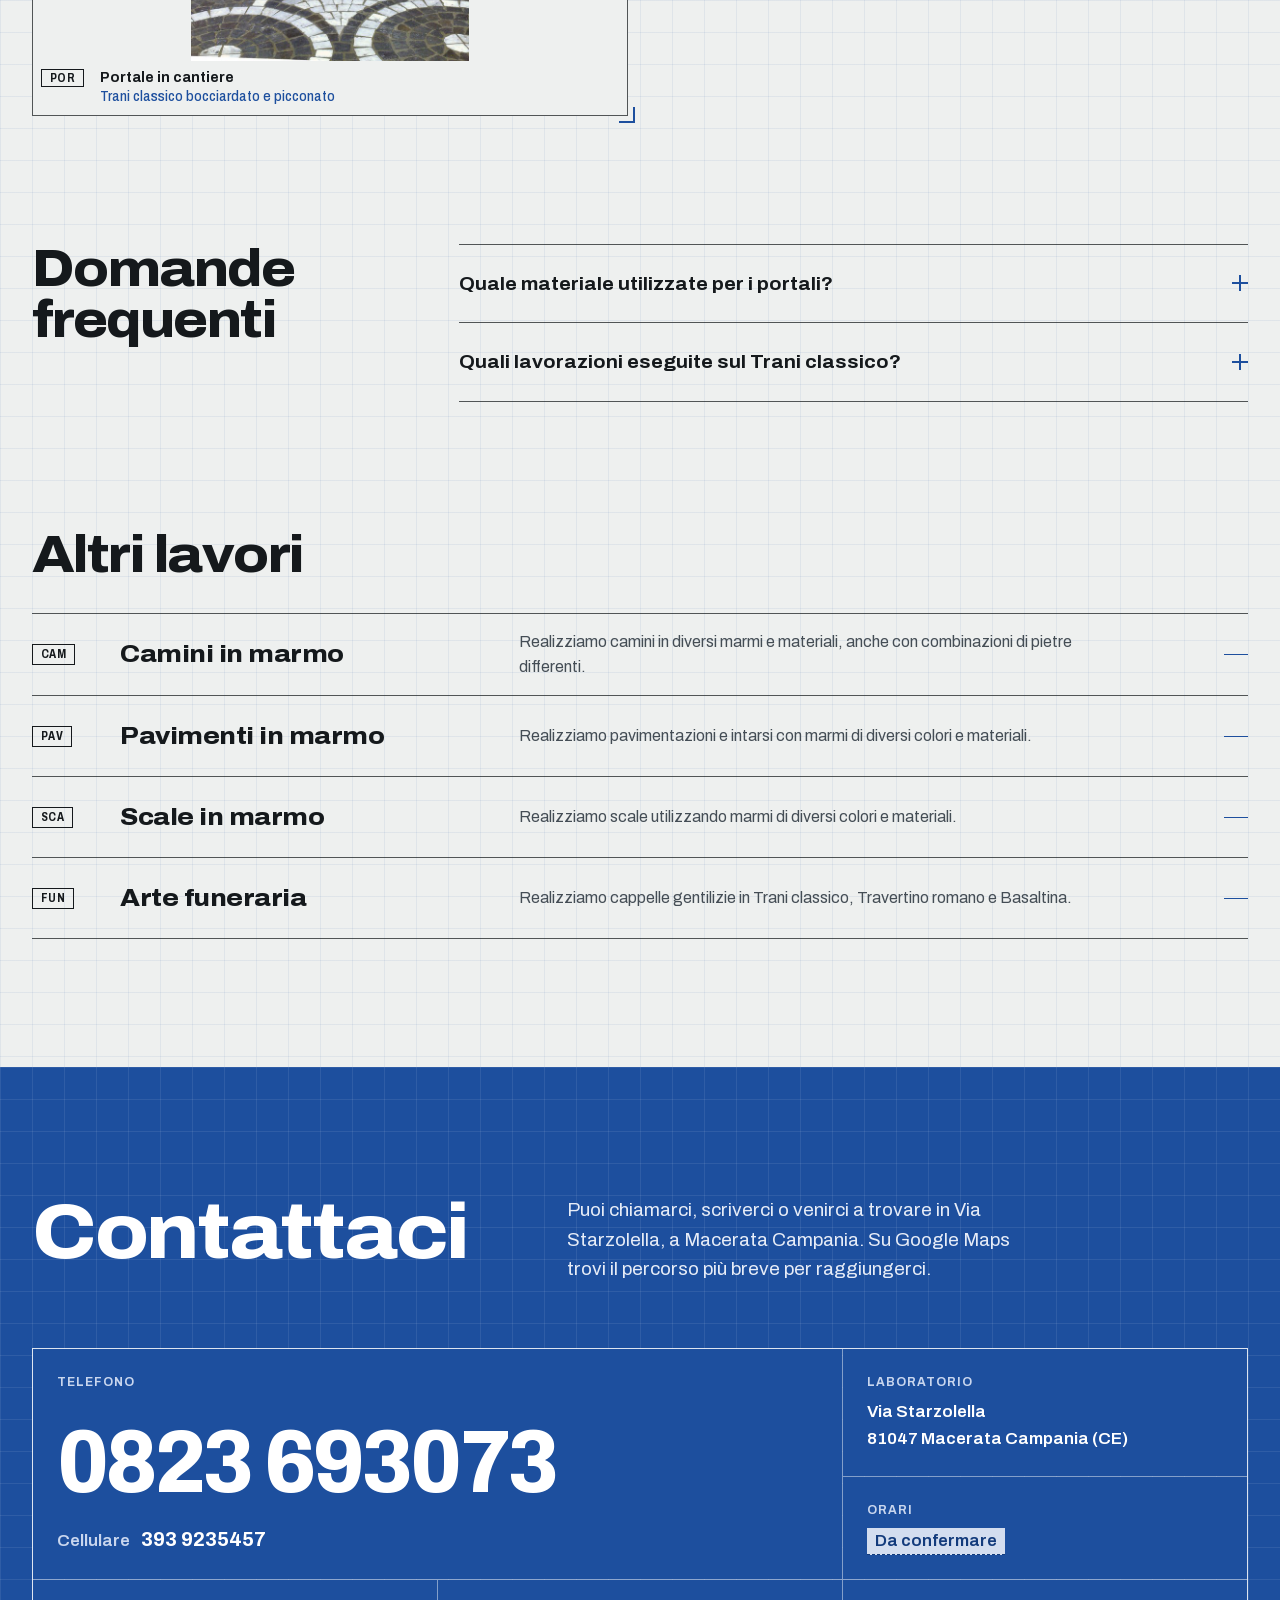
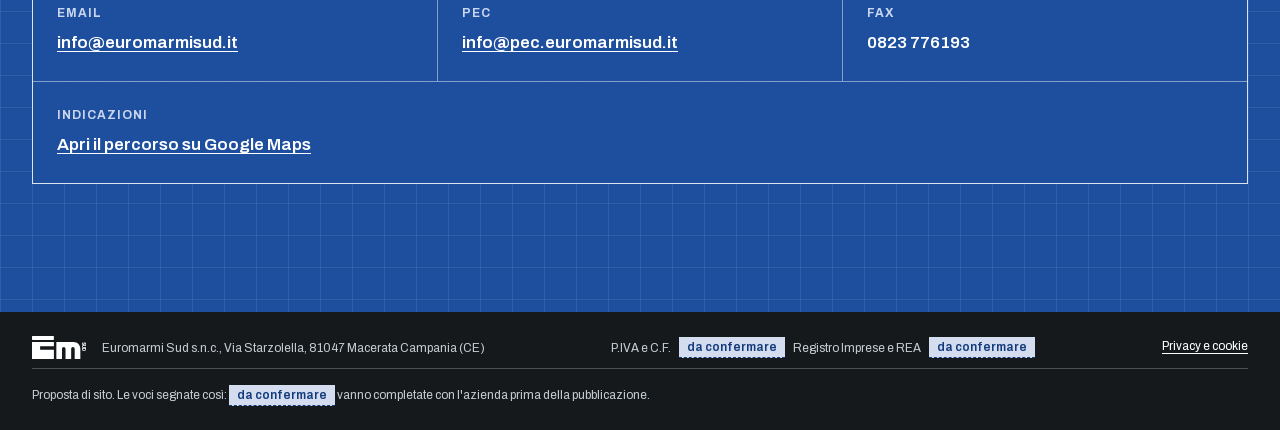
<file: portali-in-pietra.html>
<!doctype html>
<html lang="it">
<head>
<meta name="robots" content="noindex, nofollow, noarchive">
<meta charset="utf-8">
<meta name="viewport" content="width=device-width, initial-scale=1">
<title>Portali in pietra a Caserta | Euromarmisud</title>
<meta name="description" content="Realizziamo portali in pietra a Caserta, utilizzando Trani classico con lavorazioni bocciardate e picconate.">
<link rel="canonical" href="https://www.euromarmisud.it/portali-in-pietra.html">
<meta name="geo.region" content="IT-CE">
<meta name="geo.placename" content="Macerata Campania">
<meta property="og:type" content="website">
<meta property="og:locale" content="it_IT">
<meta property="og:site_name" content="Euromarmisud">
<meta property="og:title" content="Portali in pietra a Caserta | Euromarmisud">
<meta property="og:description" content="Realizziamo portali in pietra a Caserta, utilizzando Trani classico con lavorazioni bocciardate e picconate.">
<meta property="og:url" content="https://www.euromarmisud.it/portali-in-pietra.html">
<meta property="og:image" content="https://www.euromarmisud.it/img/portale-trani.jpg">
<meta name="theme-color" content="#eef0ef">
<link rel="icon" href="favicon.svg" type="image/svg+xml">
<link rel="preload" href="font/archivo-normal.woff2" as="font" type="font/woff2" crossorigin>
<link rel="stylesheet" href="stile.css">
<script type="application/ld+json">
{
  "@context": "https://schema.org",
  "@graph": [
    {
      "@type": "Service",
      "name": "Portali in pietra a Caserta",
      "description": "Realizziamo portali in pietra a Caserta, utilizzando Trani classico con lavorazioni bocciardate e picconate.",
      "url": "https://www.euromarmisud.it/portali-in-pietra.html",
      "image": "https://www.euromarmisud.it/img/portale-trani.jpg",
      "provider": {
        "@type": "HomeAndConstructionBusiness",
        "@id": "https://www.euromarmisud.it/#azienda",
        "name": "Euromarmisud",
        "telephone": "+39 0823 693073",
        "address": {
          "@type": "PostalAddress",
          "streetAddress": "Via Starzolella",
          "postalCode": "81047",
          "addressLocality": "Macerata Campania",
          "addressRegion": "CE",
          "addressCountry": "IT"
        }
      },
      "areaServed": {
        "@type": "AdministrativeArea",
        "name": "Provincia di Caserta"
      }
    },
    {
      "@type": "BreadcrumbList",
      "itemListElement": [
        {
          "@type": "ListItem",
          "position": 1,
          "name": "Euromarmisud",
          "item": "https://www.euromarmisud.it/"
        },
        {
          "@type": "ListItem",
          "position": 2,
          "name": "Portali",
          "item": "https://www.euromarmisud.it/portali-in-pietra.html"
        }
      ]
    },
    {
      "@type": "FAQPage",
      "mainEntity": [
        {
          "@type": "Question",
          "name": "Quale materiale utilizzate per i portali?",
          "acceptedAnswer": {
            "@type": "Answer",
            "text": "Realizziamo portali in Trani classico."
          }
        },
        {
          "@type": "Question",
          "name": "Quali lavorazioni eseguite sul Trani classico?",
          "acceptedAnswer": {
            "@type": "Answer",
            "text": "Realizziamo portali con lavorazioni bocciardate e picconate, anche con architrave a sbalzo."
          }
        }
      ]
    }
  ]
}
</script>
</head>
<body>
<a class="salta" href="#inizio">Vai al contenuto</a>

<header class="testata">
  <a class="marchio" href="index.html" aria-label="Euromarmisud, torna all'inizio"><svg class="logo" xmlns="http://www.w3.org/2000/svg" viewBox="0 0 304 136" aria-hidden="true" focusable="false">
  <g fill="currentColor" fill-rule="evenodd">
    <rect x="0" y="0" width="124" height="22" rx="3"/>
    <path d="M0 34 H124 V58 H46 V78 H124 V130 H0 Z"/>
    <path d="M138 130 V34 H234 C258 34 274 50 274 74 V130 Z M170 130 V74 C170 66 175 62 180 62 C185 62 190 66 190 74 V130 Z M222 130 V74 C222 66 227 62 232 62 C237 62 242 66 242 74 V130 Z"/>
    <text x="284" y="34" transform="rotate(90 284 34)" font-family="Archivo, Arial, sans-serif" font-weight="800" font-size="26" letter-spacing="1">SUD</text>
  </g>
</svg><span>Euromarmi Sud</span></a>
  <a class="testata-tel" href="tel:+390823693073">0823 693073</a>
  <button class="menu-bottone" type="button" aria-expanded="false" aria-controls="menu"><span>Menu</span></button>
  <nav id="menu" aria-label="Sezioni">
    <ul>
      <li><a href="index.html#lavori">Lavori</a></li>
      <li><a href="index.html#bottega">Bottega</a></li>
      <li><a href="index.html#domande">Domande</a></li>
      <li><a href="index.html#preventivo">Preventivo</a></li>
      <li><a href="index.html#contatti">Contatti</a></li>
    </ul>
  </nav>
</header>

<main id="inizio">
  <nav class="percorso" aria-label="Percorso"><ol><li><a href="index.html">Euromarmisud</a></li><li><a href="index.html#lavori">Lavori</a></li><li aria-current="page">Portali</li></ol></nav>

  <section class="apertura foglio" aria-labelledby="titolo">
    <figure class="foglio-foto">
      <img src="img/portale-trani.jpg" alt="Portale con architrave a sbalzo in Trani classico bocciardato e picconato, lavoro di Euromarmisud a Macerata Campania" width="576" height="864" fetchpriority="high">
    </figure>
    <div class="cartiglio">
      <div class="cartiglio-riga duo">
        <span>Portali</span>
        <span>Macerata Campania, Caserta</span>
      </div>
      <div class="cartiglio-titolo">
        <h1 id="titolo">Portali in pietra a Caserta</h1>
        <p>Realizziamo portali in Trani classico, bocciardato e picconato.</p>
      </div>
      <div class="cartiglio-riga cartiglio-dati">
        <span><b>In foto</b>Portale con architrave a sbalzo, Trani classico bocciardato e picconato</span>
      </div>
      <div class="cartiglio-azioni">
        <a class="bottone pieno" href="tel:+390823693073">Chiama lo 0823 693073</a>
        <a class="bottone" href="index.html?lavoro=portali#preventivo">Chiedi un preventivo</a>
      </div>
    </div>
  </section>

  <section class="scheda" aria-label="Il lavoro">
    <div class="scheda-testo">
      <p>Lavoriamo il Trani classico per la realizzazione di portali bocciardati e picconati, anche con architrave a sbalzo.</p>
    </div>
    <div class="distinta">
      <table>
        <caption class="salta-visivo">Lavori e pietre di questa pagina</caption>
        <thead><tr><th scope="col">Pos.</th><th scope="col">Lavoro</th><th scope="col">Pietre</th></tr></thead>
        <tbody><tr><td>1</td><td>Portale con architrave a sbalzo</td><td>Trani classico bocciardato e picconato</td></tr><tr><td>2</td><td>Portale in cantiere</td><td>Trani classico bocciardato e picconato</td></tr></tbody>
      </table>
    </div>
  </section>

  <section class="pagina-tavole" aria-label="Altri lavori di questa pagina">
    <ol class="tavole poche">
      <li class="tav">
        <figure>
          <img src="img/portale-trani-cantiere.jpg" alt="Portale in cantiere in Trani classico bocciardato e picconato, lavoro di Euromarmisud in provincia di Caserta" width="576" height="864" loading="lazy" class="intera">
          <figcaption><span class="tav-n">POR</span><span class="tav-t">Portale in cantiere</span><span class="tav-m">Trani classico bocciardato e picconato</span></figcaption>
        </figure>
      </li>
    </ol>
  </section>

  <section class="domande" aria-labelledby="domande-titolo">
    <h2 id="domande-titolo">Domande frequenti</h2>
    <div class="note">
      <details><summary>Quale materiale utilizzate per i portali?</summary><p>Realizziamo portali in Trani classico.</p></details>
      <details><summary>Quali lavorazioni eseguite sul Trani classico?</summary><p>Realizziamo portali con lavorazioni bocciardate e picconate, anche con architrave a sbalzo.</p></details>
    </div>
  </section>

  <section class="altre" aria-labelledby="altre-titolo">
    <h2 id="altre-titolo">Altri lavori</h2>
    <ul class="indice-tavole">
      <li><a href="camini-in-marmo.html"><span class="tav-n">CAM</span><span class="indice-nome">Camini in marmo</span><span class="indice-frase">Realizziamo camini in diversi marmi e materiali, anche con combinazioni di pietre differenti.</span></a></li>
      <li><a href="pavimenti-e-intarsi.html"><span class="tav-n">PAV</span><span class="indice-nome">Pavimenti in marmo</span><span class="indice-frase">Realizziamo pavimentazioni e intarsi con marmi di diversi colori e materiali.</span></a></li>
      <li><a href="scale-in-marmo.html"><span class="tav-n">SCA</span><span class="indice-nome">Scale in marmo</span><span class="indice-frase">Realizziamo scale utilizzando marmi di diversi colori e materiali.</span></a></li>
      <li><a href="arte-funeraria.html"><span class="tav-n">FUN</span><span class="indice-nome">Arte funeraria</span><span class="indice-frase">Realizziamo cappelle gentilizie in Trani classico, Travertino romano e Basaltina.</span></a></li>
    </ul>
  </section>

  <section class="contatti" id="contatti" aria-labelledby="contatti-titolo">
    <h2 id="contatti-titolo">Contattaci</h2>
    <p class="contatti-invito">Puoi chiamarci, scriverci o venirci a trovare in Via Starzolella, a Macerata Campania. Su Google Maps trovi il percorso più breve per raggiungerci.</p>
    <dl class="cartiglio-blu">
      <div class="cella telefono"><dt>Telefono</dt><dd><a href="tel:+390823693073">0823 693073</a><span class="cellulare">Cellulare <a href="tel:+393939235457">393 9235457</a></span></dd></div>
      <div class="cella"><dt>Laboratorio</dt><dd><address>Via Starzolella<br>81047 Macerata Campania (CE)</address></dd></div>
      <div class="cella"><dt>Orari</dt><dd><span class="da-confermare">Da confermare</span></dd></div>
      <div class="cella"><dt>Email</dt><dd><a href="mailto:info@euromarmisud.it">info@euromarmisud.it</a></dd></div>
      <div class="cella"><dt>PEC</dt><dd><a href="mailto:info@pec.euromarmisud.it">info@pec.euromarmisud.it</a></dd></div>
      <div class="cella"><dt>Fax</dt><dd>0823 776193</dd></div>
      <div class="cella strada larga"><dt>Indicazioni</dt><dd><a href="https://www.google.com/maps/search/?api=1&amp;query=Euromarmi%20Sud%20Via%20Starzolella%20Macerata%20Campania" rel="noopener">Apri il percorso su Google Maps</a></dd></div>
    </dl>
  </section>
</main>

<footer class="piede">
  <span class="piede-marchio"><svg class="logo" xmlns="http://www.w3.org/2000/svg" viewBox="0 0 304 136" aria-hidden="true" focusable="false">
  <g fill="currentColor" fill-rule="evenodd">
    <rect x="0" y="0" width="124" height="22" rx="3"/>
    <path d="M0 34 H124 V58 H46 V78 H124 V130 H0 Z"/>
    <path d="M138 130 V34 H234 C258 34 274 50 274 74 V130 Z M170 130 V74 C170 66 175 62 180 62 C185 62 190 66 190 74 V130 Z M222 130 V74 C222 66 227 62 232 62 C237 62 242 66 242 74 V130 Z"/>
    <text x="284" y="34" transform="rotate(90 284 34)" font-family="Archivo, Arial, sans-serif" font-weight="800" font-size="26" letter-spacing="1">SUD</text>
  </g>
</svg>Euromarmi Sud s.n.c., Via Starzolella, 81047 Macerata Campania (CE)</span>
  <span class="piede-legale">P.IVA e C.F. <span class="da-confermare">da confermare</span> Registro Imprese e REA <span class="da-confermare">da confermare</span></span>
  <a href="privacy-e-cookie.html">Privacy e cookie</a>
  <p class="piede-nota">Proposta di sito. Le voci segnate così: <span class="da-confermare">da confermare</span> vanno completate con l'azienda prima della pubblicazione.</p>
</footer>

<script src="tavole.js" defer></script>
</body>
</html>
</file>
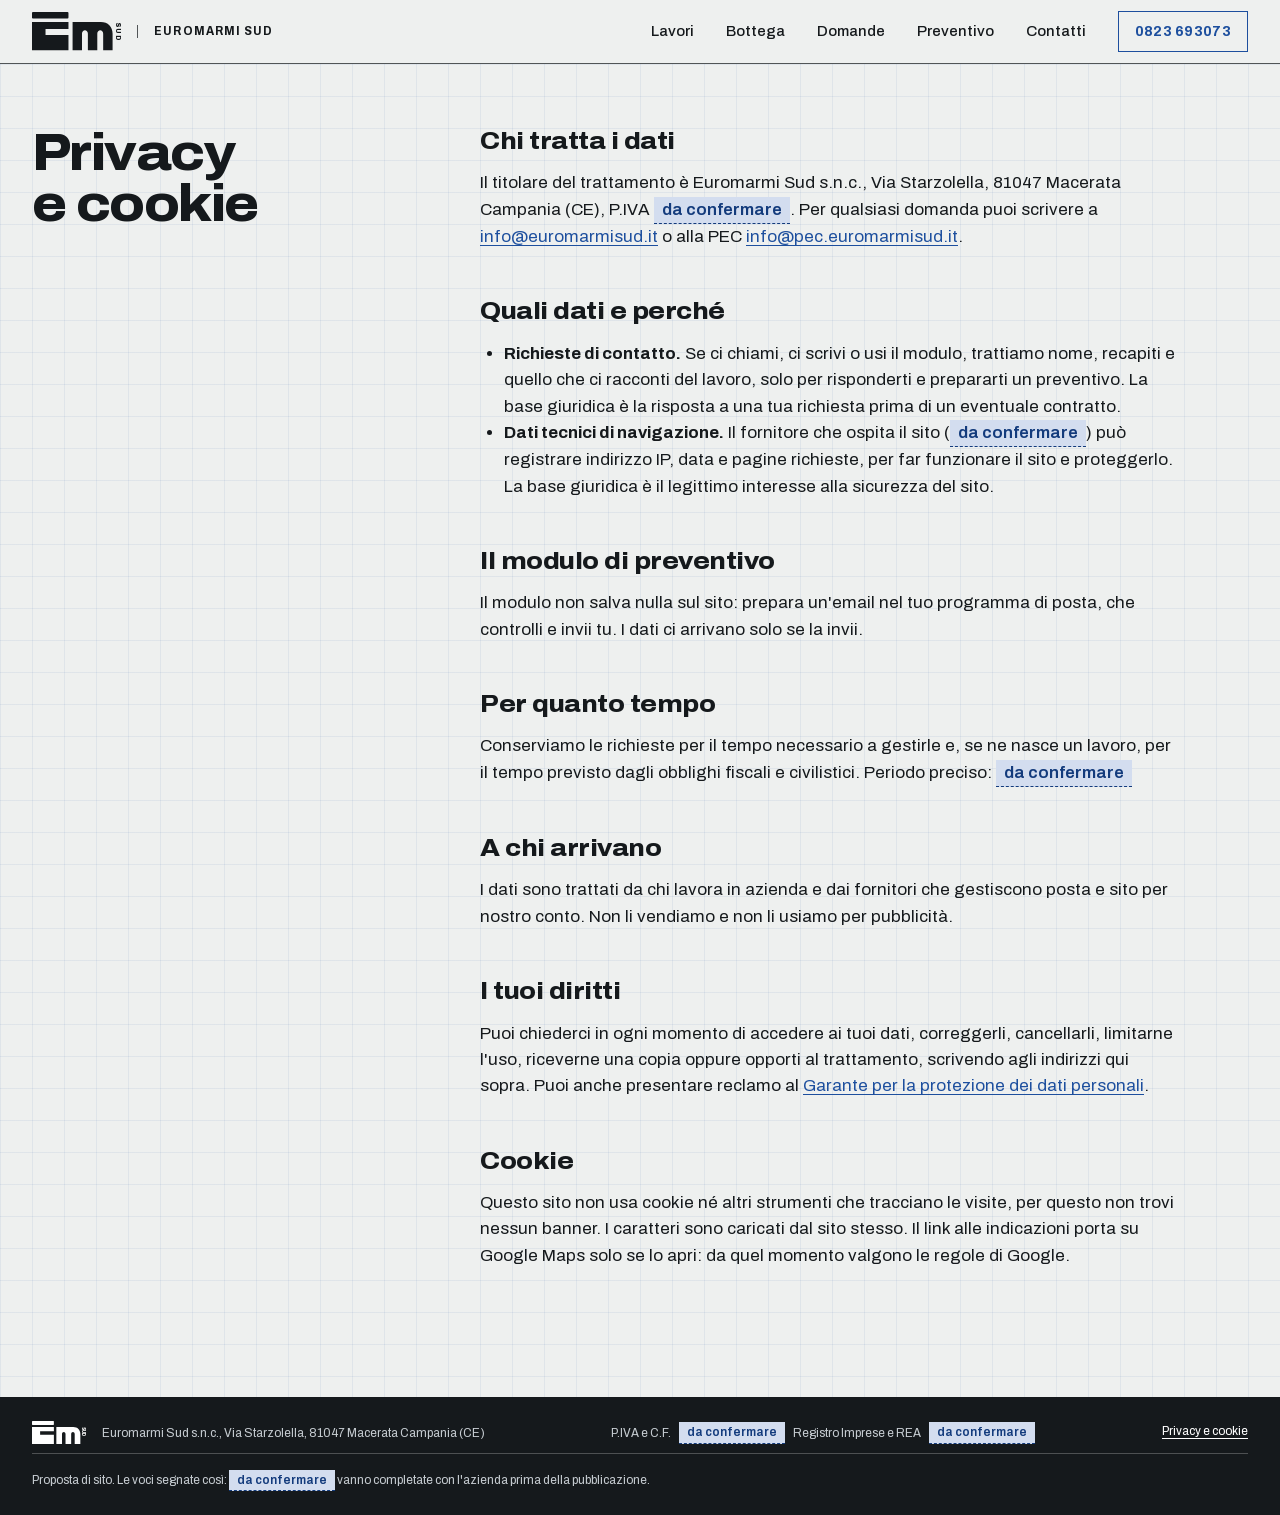
<file: privacy-e-cookie.html>
<!doctype html>
<html lang="it">
<head>
<meta name="robots" content="noindex, nofollow, noarchive">
<meta charset="utf-8">
<meta name="viewport" content="width=device-width, initial-scale=1">
<title>Privacy e cookie | Euromarmisud</title>
<meta name="description" content="Come Euromarmi Sud s.n.c. tratta i dati di chi visita il sito o chiede un preventivo, e perché il sito non usa cookie.">
<link rel="canonical" href="https://www.euromarmisud.it/privacy-e-cookie.html">
<meta name="geo.region" content="IT-CE">
<meta name="geo.placename" content="Macerata Campania">
<meta property="og:type" content="website">
<meta property="og:locale" content="it_IT">
<meta property="og:site_name" content="Euromarmisud">
<meta property="og:title" content="Privacy e cookie | Euromarmisud">
<meta property="og:description" content="Come Euromarmi Sud s.n.c. tratta i dati di chi visita il sito o chiede un preventivo, e perché il sito non usa cookie.">
<meta property="og:url" content="https://www.euromarmisud.it/privacy-e-cookie.html">
<meta property="og:image" content="https://www.euromarmisud.it/img/camino-bianco-statuario.jpg">
<meta name="theme-color" content="#eef0ef">
<link rel="icon" href="favicon.svg" type="image/svg+xml">
<link rel="preload" href="font/archivo-normal.woff2" as="font" type="font/woff2" crossorigin>
<link rel="stylesheet" href="stile.css">
<script type="application/ld+json">
{
  "@context": "https://schema.org",
  "@type": "WebPage",
  "name": "Privacy e cookie",
  "url": "https://www.euromarmisud.it/privacy-e-cookie.html"
}
</script>
</head>
<body>
<a class="salta" href="#inizio">Vai al contenuto</a>

<header class="testata">
  <a class="marchio" href="index.html" aria-label="Euromarmisud, torna all'inizio"><svg class="logo" xmlns="http://www.w3.org/2000/svg" viewBox="0 0 304 136" aria-hidden="true" focusable="false">
  <g fill="currentColor" fill-rule="evenodd">
    <rect x="0" y="0" width="124" height="22" rx="3"/>
    <path d="M0 34 H124 V58 H46 V78 H124 V130 H0 Z"/>
    <path d="M138 130 V34 H234 C258 34 274 50 274 74 V130 Z M170 130 V74 C170 66 175 62 180 62 C185 62 190 66 190 74 V130 Z M222 130 V74 C222 66 227 62 232 62 C237 62 242 66 242 74 V130 Z"/>
    <text x="284" y="34" transform="rotate(90 284 34)" font-family="Archivo, Arial, sans-serif" font-weight="800" font-size="26" letter-spacing="1">SUD</text>
  </g>
</svg><span>Euromarmi Sud</span></a>
  <a class="testata-tel" href="tel:+390823693073">0823 693073</a>
  <button class="menu-bottone" type="button" aria-expanded="false" aria-controls="menu"><span>Menu</span></button>
  <nav id="menu" aria-label="Sezioni">
    <ul>
      <li><a href="index.html#lavori">Lavori</a></li>
      <li><a href="index.html#bottega">Bottega</a></li>
      <li><a href="index.html#domande">Domande</a></li>
      <li><a href="index.html#preventivo">Preventivo</a></li>
      <li><a href="index.html#contatti">Contatti</a></li>
    </ul>
  </nav>
</header>

<main id="inizio" class="legale">
  <h1>Privacy e cookie</h1>
  <div class="legale-testo">
    <h2>Chi tratta i dati</h2>
    <p>Il titolare del trattamento è Euromarmi Sud s.n.c., Via Starzolella, 81047 Macerata Campania (CE), P.IVA <span class="da-confermare">da confermare</span>. Per qualsiasi domanda puoi scrivere a <a href="mailto:info@euromarmisud.it">info@euromarmisud.it</a> o alla PEC <a href="mailto:info@pec.euromarmisud.it">info@pec.euromarmisud.it</a>.</p>

    <h2>Quali dati e perché</h2>
    <ul>
      <li><b>Richieste di contatto.</b> Se ci chiami, ci scrivi o usi il modulo, trattiamo nome, recapiti e quello che ci racconti del lavoro, solo per risponderti e prepararti un preventivo. La base giuridica è la risposta a una tua richiesta prima di un eventuale contratto.</li>
      <li><b>Dati tecnici di navigazione.</b> Il fornitore che ospita il sito (<span class="da-confermare">da confermare</span>) può registrare indirizzo IP, data e pagine richieste, per far funzionare il sito e proteggerlo. La base giuridica è il legittimo interesse alla sicurezza del sito.</li>
    </ul>

    <h2>Il modulo di preventivo</h2>
    <p>Il modulo non salva nulla sul sito: prepara un'email nel tuo programma di posta, che controlli e invii tu. I dati ci arrivano solo se la invii.</p>

    <h2>Per quanto tempo</h2>
    <p>Conserviamo le richieste per il tempo necessario a gestirle e, se ne nasce un lavoro, per il tempo previsto dagli obblighi fiscali e civilistici. Periodo preciso: <span class="da-confermare">da confermare</span></p>

    <h2>A chi arrivano</h2>
    <p>I dati sono trattati da chi lavora in azienda e dai fornitori che gestiscono posta e sito per nostro conto. Non li vendiamo e non li usiamo per pubblicità.</p>

    <h2>I tuoi diritti</h2>
    <p>Puoi chiederci in ogni momento di accedere ai tuoi dati, correggerli, cancellarli, limitarne l'uso, riceverne una copia oppure opporti al trattamento, scrivendo agli indirizzi qui sopra. Puoi anche presentare reclamo al <a href="https://www.garanteprivacy.it/" rel="noopener">Garante per la protezione dei dati personali</a>.</p>

    <h2>Cookie</h2>
    <p>Questo sito non usa cookie né altri strumenti che tracciano le visite, per questo non trovi nessun banner. I caratteri sono caricati dal sito stesso. Il link alle indicazioni porta su Google Maps solo se lo apri: da quel momento valgono le regole di Google.</p>
  </div>
</main>

<footer class="piede">
  <span class="piede-marchio"><svg class="logo" xmlns="http://www.w3.org/2000/svg" viewBox="0 0 304 136" aria-hidden="true" focusable="false">
  <g fill="currentColor" fill-rule="evenodd">
    <rect x="0" y="0" width="124" height="22" rx="3"/>
    <path d="M0 34 H124 V58 H46 V78 H124 V130 H0 Z"/>
    <path d="M138 130 V34 H234 C258 34 274 50 274 74 V130 Z M170 130 V74 C170 66 175 62 180 62 C185 62 190 66 190 74 V130 Z M222 130 V74 C222 66 227 62 232 62 C237 62 242 66 242 74 V130 Z"/>
    <text x="284" y="34" transform="rotate(90 284 34)" font-family="Archivo, Arial, sans-serif" font-weight="800" font-size="26" letter-spacing="1">SUD</text>
  </g>
</svg>Euromarmi Sud s.n.c., Via Starzolella, 81047 Macerata Campania (CE)</span>
  <span class="piede-legale">P.IVA e C.F. <span class="da-confermare">da confermare</span> Registro Imprese e REA <span class="da-confermare">da confermare</span></span>
  <a href="privacy-e-cookie.html">Privacy e cookie</a>
  <p class="piede-nota">Proposta di sito. Le voci segnate così: <span class="da-confermare">da confermare</span> vanno completate con l'azienda prima della pubblicazione.</p>
</footer>

<script src="tavole.js" defer></script>
</body>
</html>
</file>
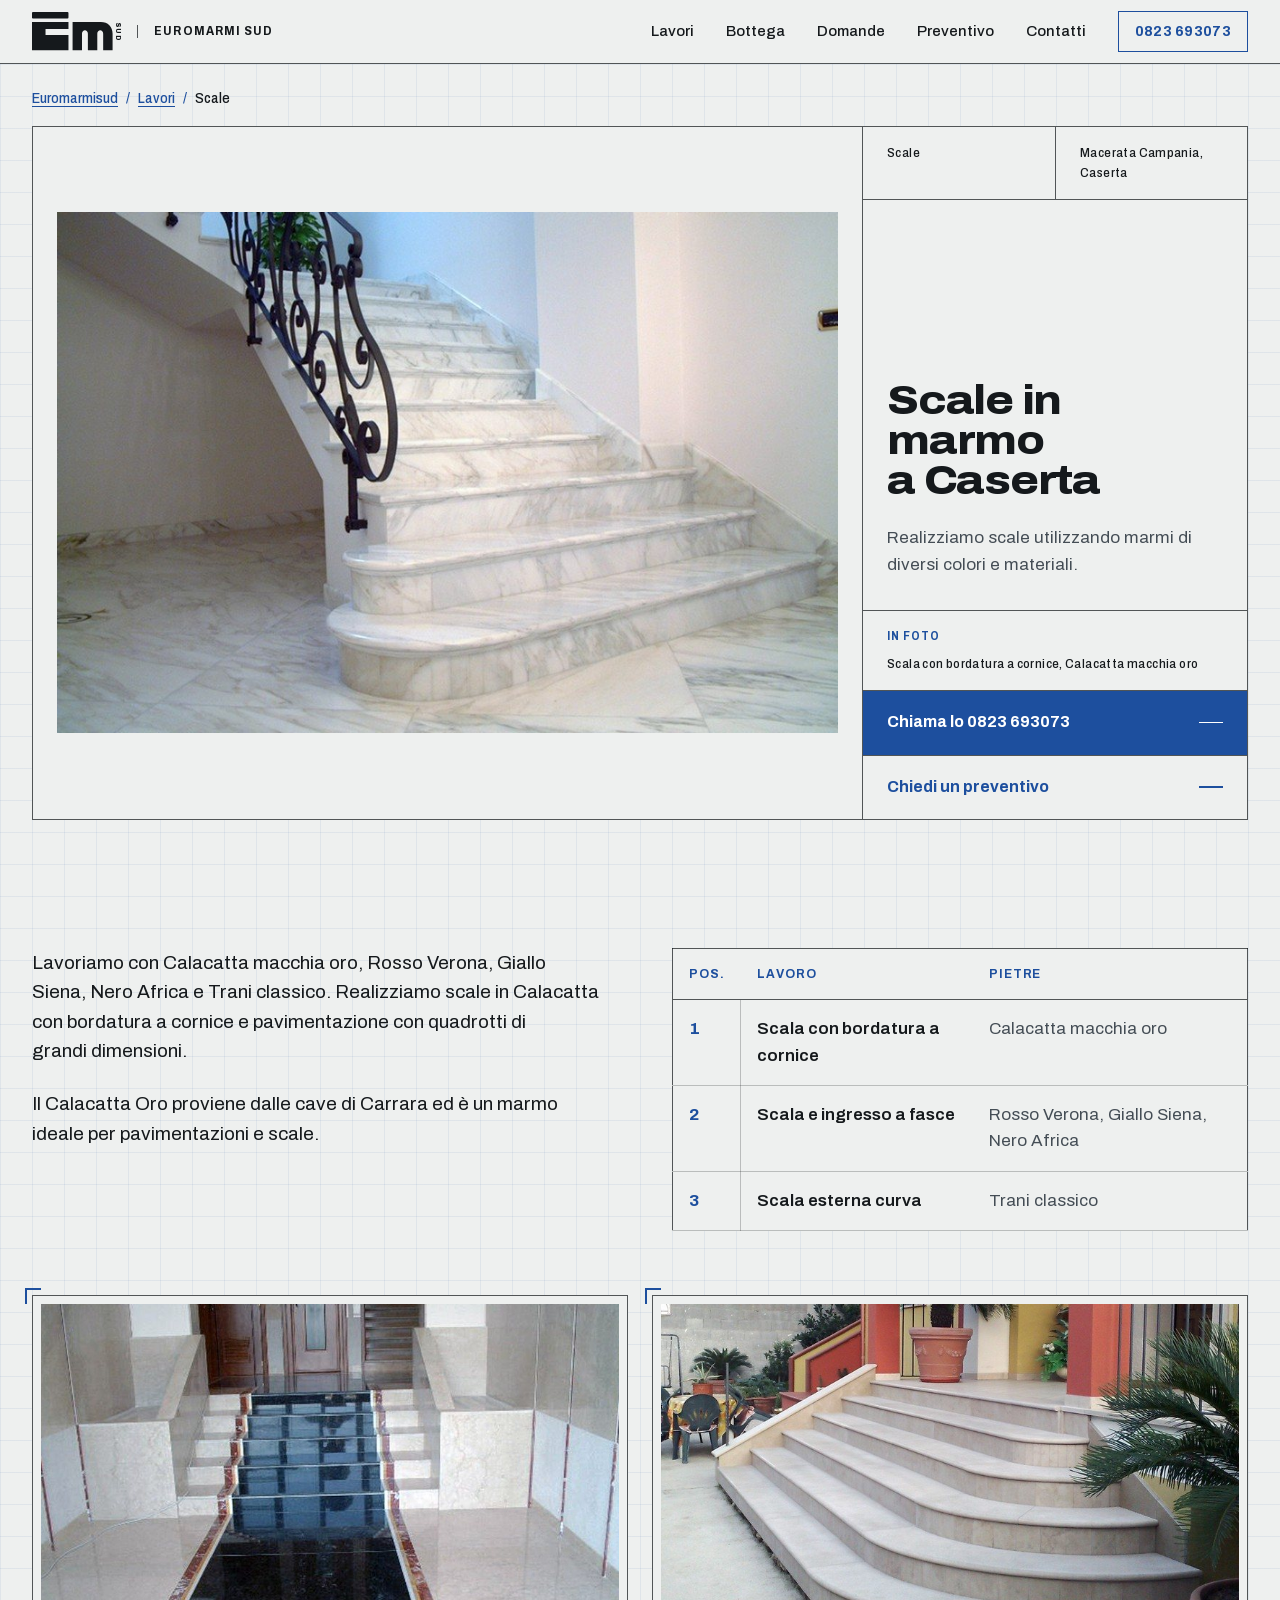
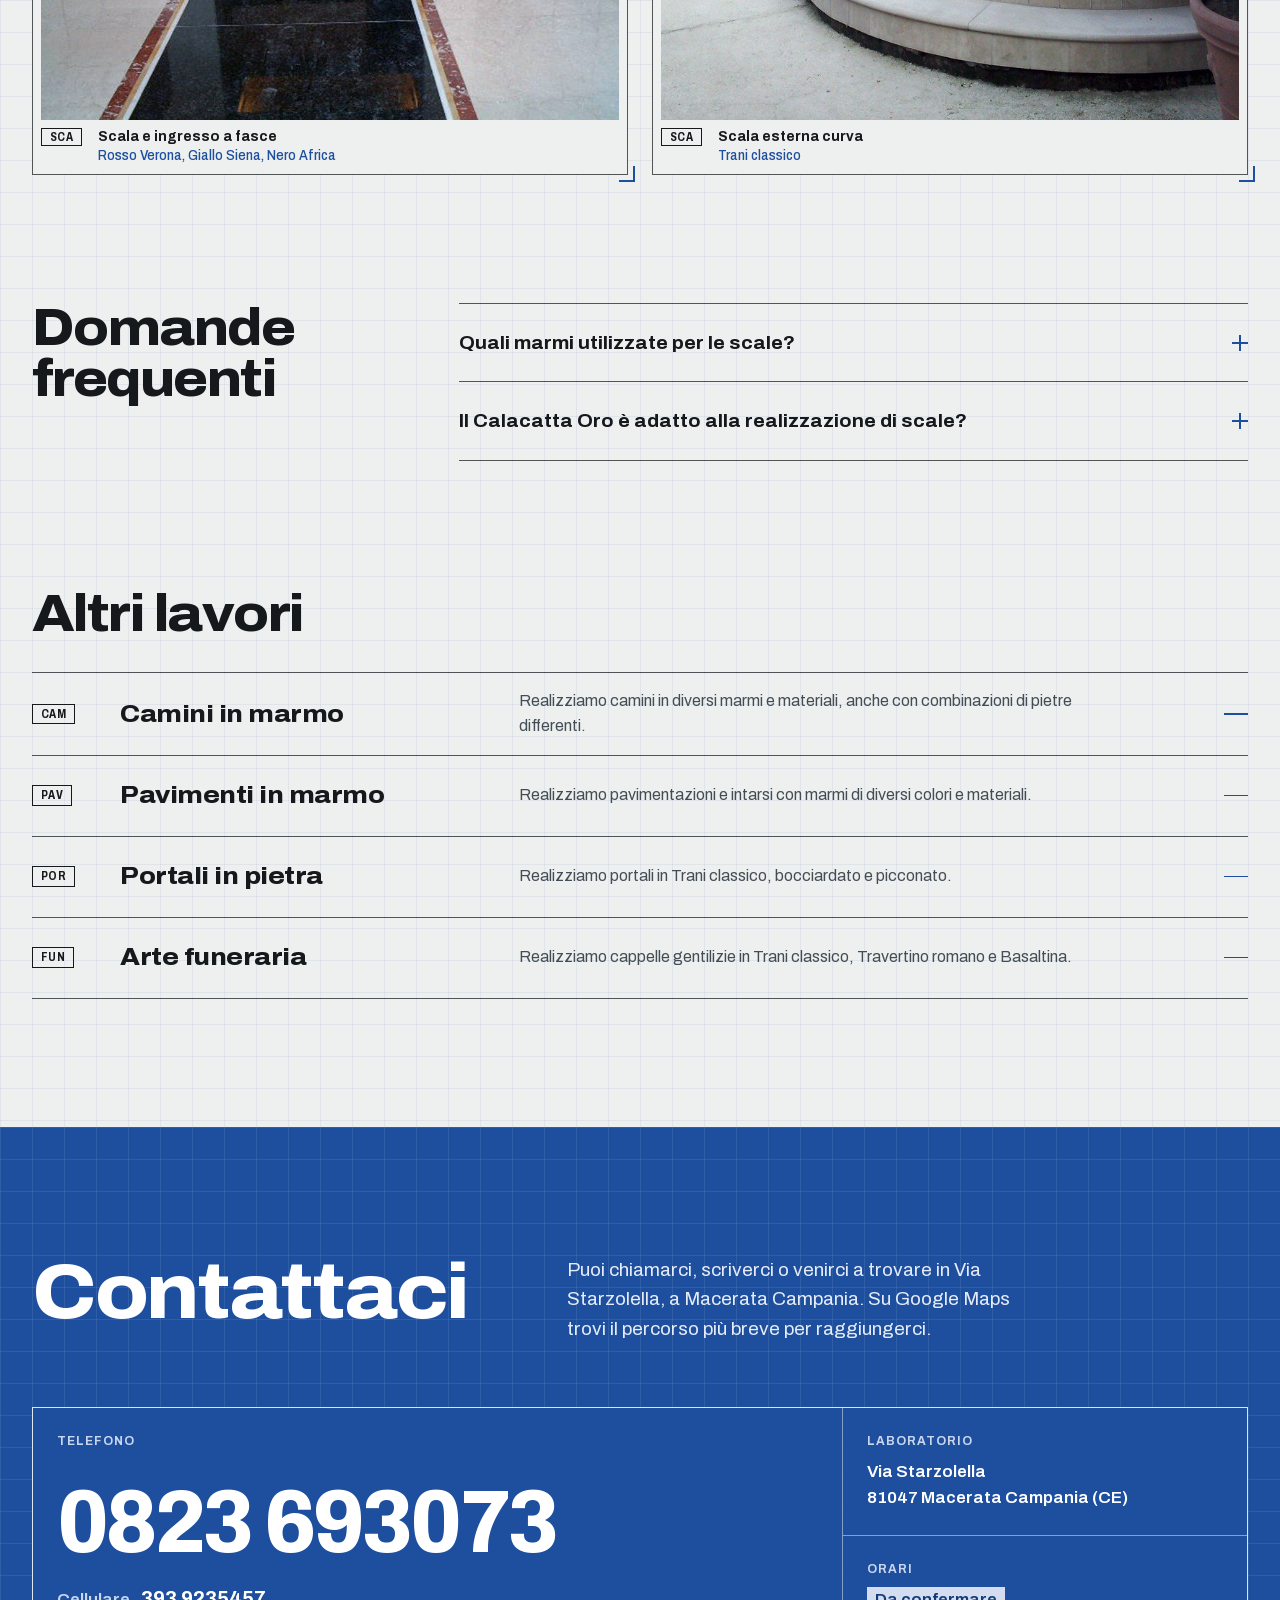
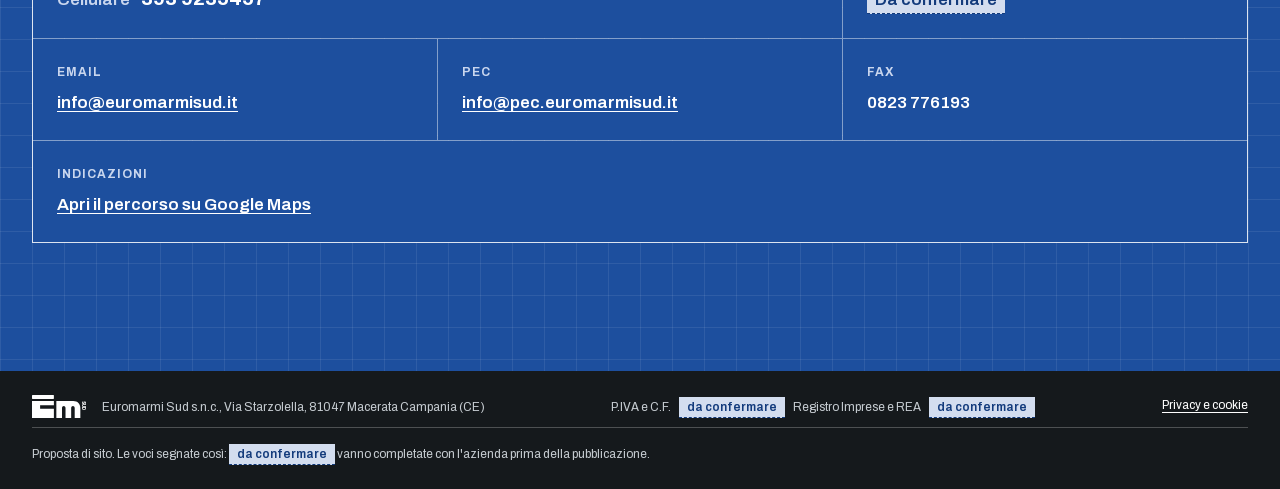
<file: scale-in-marmo.html>
<!doctype html>
<html lang="it">
<head>
<meta name="robots" content="noindex, nofollow, noarchive">
<meta charset="utf-8">
<meta name="viewport" content="width=device-width, initial-scale=1">
<title>Scale in marmo a Caserta | Euromarmisud</title>
<meta name="description" content="Realizziamo scale in marmo a Caserta, utilizzando Calacatta Oro, Rosso Verona, Giallo Siena, Nero Africa e Trani classico.">
<link rel="canonical" href="https://www.euromarmisud.it/scale-in-marmo.html">
<meta name="geo.region" content="IT-CE">
<meta name="geo.placename" content="Macerata Campania">
<meta property="og:type" content="website">
<meta property="og:locale" content="it_IT">
<meta property="og:site_name" content="Euromarmisud">
<meta property="og:title" content="Scale in marmo a Caserta | Euromarmisud">
<meta property="og:description" content="Realizziamo scale in marmo a Caserta, utilizzando Calacatta Oro, Rosso Verona, Giallo Siena, Nero Africa e Trani classico.">
<meta property="og:url" content="https://www.euromarmisud.it/scale-in-marmo.html">
<meta property="og:image" content="https://www.euromarmisud.it/img/scala-calacatta.jpg">
<meta name="theme-color" content="#eef0ef">
<link rel="icon" href="favicon.svg" type="image/svg+xml">
<link rel="preload" href="font/archivo-normal.woff2" as="font" type="font/woff2" crossorigin>
<link rel="stylesheet" href="stile.css">
<script type="application/ld+json">
{
  "@context": "https://schema.org",
  "@graph": [
    {
      "@type": "Service",
      "name": "Scale in marmo a Caserta",
      "description": "Realizziamo scale in marmo a Caserta, utilizzando Calacatta Oro, Rosso Verona, Giallo Siena, Nero Africa e Trani classico.",
      "url": "https://www.euromarmisud.it/scale-in-marmo.html",
      "image": "https://www.euromarmisud.it/img/scala-calacatta.jpg",
      "provider": {
        "@type": "HomeAndConstructionBusiness",
        "@id": "https://www.euromarmisud.it/#azienda",
        "name": "Euromarmisud",
        "telephone": "+39 0823 693073",
        "address": {
          "@type": "PostalAddress",
          "streetAddress": "Via Starzolella",
          "postalCode": "81047",
          "addressLocality": "Macerata Campania",
          "addressRegion": "CE",
          "addressCountry": "IT"
        }
      },
      "areaServed": {
        "@type": "AdministrativeArea",
        "name": "Provincia di Caserta"
      }
    },
    {
      "@type": "BreadcrumbList",
      "itemListElement": [
        {
          "@type": "ListItem",
          "position": 1,
          "name": "Euromarmisud",
          "item": "https://www.euromarmisud.it/"
        },
        {
          "@type": "ListItem",
          "position": 2,
          "name": "Scale",
          "item": "https://www.euromarmisud.it/scale-in-marmo.html"
        }
      ]
    },
    {
      "@type": "FAQPage",
      "mainEntity": [
        {
          "@type": "Question",
          "name": "Quali marmi utilizzate per le scale?",
          "acceptedAnswer": {
            "@type": "Answer",
            "text": "Lavoriamo con Calacatta macchia oro, Rosso Verona, Giallo Siena, Nero Africa e Trani classico."
          }
        },
        {
          "@type": "Question",
          "name": "Il Calacatta Oro è adatto alla realizzazione di scale?",
          "acceptedAnswer": {
            "@type": "Answer",
            "text": "Sì, è un marmo indicato per pavimentazioni e scale."
          }
        }
      ]
    }
  ]
}
</script>
</head>
<body>
<a class="salta" href="#inizio">Vai al contenuto</a>

<header class="testata">
  <a class="marchio" href="index.html" aria-label="Euromarmisud, torna all'inizio"><svg class="logo" xmlns="http://www.w3.org/2000/svg" viewBox="0 0 304 136" aria-hidden="true" focusable="false">
  <g fill="currentColor" fill-rule="evenodd">
    <rect x="0" y="0" width="124" height="22" rx="3"/>
    <path d="M0 34 H124 V58 H46 V78 H124 V130 H0 Z"/>
    <path d="M138 130 V34 H234 C258 34 274 50 274 74 V130 Z M170 130 V74 C170 66 175 62 180 62 C185 62 190 66 190 74 V130 Z M222 130 V74 C222 66 227 62 232 62 C237 62 242 66 242 74 V130 Z"/>
    <text x="284" y="34" transform="rotate(90 284 34)" font-family="Archivo, Arial, sans-serif" font-weight="800" font-size="26" letter-spacing="1">SUD</text>
  </g>
</svg><span>Euromarmi Sud</span></a>
  <a class="testata-tel" href="tel:+390823693073">0823 693073</a>
  <button class="menu-bottone" type="button" aria-expanded="false" aria-controls="menu"><span>Menu</span></button>
  <nav id="menu" aria-label="Sezioni">
    <ul>
      <li><a href="index.html#lavori">Lavori</a></li>
      <li><a href="index.html#bottega">Bottega</a></li>
      <li><a href="index.html#domande">Domande</a></li>
      <li><a href="index.html#preventivo">Preventivo</a></li>
      <li><a href="index.html#contatti">Contatti</a></li>
    </ul>
  </nav>
</header>

<main id="inizio">
  <nav class="percorso" aria-label="Percorso"><ol><li><a href="index.html">Euromarmisud</a></li><li><a href="index.html#lavori">Lavori</a></li><li aria-current="page">Scale</li></ol></nav>

  <section class="apertura foglio" aria-labelledby="titolo">
    <figure class="foglio-foto">
      <img src="img/scala-calacatta.jpg" alt="Scala con bordatura a cornice in Calacatta macchia oro, lavoro di Euromarmisud a Macerata Campania" width="864" height="576" fetchpriority="high">
    </figure>
    <div class="cartiglio">
      <div class="cartiglio-riga duo">
        <span>Scale</span>
        <span>Macerata Campania, Caserta</span>
      </div>
      <div class="cartiglio-titolo">
        <h1 id="titolo">Scale in marmo a Caserta</h1>
        <p>Realizziamo scale utilizzando marmi di diversi colori e materiali.</p>
      </div>
      <div class="cartiglio-riga cartiglio-dati">
        <span><b>In foto</b>Scala con bordatura a cornice, Calacatta macchia oro</span>
      </div>
      <div class="cartiglio-azioni">
        <a class="bottone pieno" href="tel:+390823693073">Chiama lo 0823 693073</a>
        <a class="bottone" href="index.html?lavoro=scale#preventivo">Chiedi un preventivo</a>
      </div>
    </div>
  </section>

  <section class="scheda" aria-label="Il lavoro">
    <div class="scheda-testo">
      <p>Lavoriamo con Calacatta macchia oro, Rosso Verona, Giallo Siena, Nero Africa e Trani classico. Realizziamo scale in Calacatta con bordatura a cornice e pavimentazione con quadrotti di grandi dimensioni.</p><p>Il Calacatta Oro proviene dalle cave di Carrara ed è un marmo ideale per pavimentazioni e scale.</p>
    </div>
    <div class="distinta">
      <table>
        <caption class="salta-visivo">Lavori e pietre di questa pagina</caption>
        <thead><tr><th scope="col">Pos.</th><th scope="col">Lavoro</th><th scope="col">Pietre</th></tr></thead>
        <tbody><tr><td>1</td><td>Scala con bordatura a cornice</td><td>Calacatta macchia oro</td></tr><tr><td>2</td><td>Scala e ingresso a fasce</td><td>Rosso Verona, Giallo Siena, Nero Africa</td></tr><tr><td>3</td><td>Scala esterna curva</td><td>Trani classico</td></tr></tbody>
      </table>
    </div>
  </section>

  <section class="pagina-tavole" aria-label="Altri lavori di questa pagina">
    <ol class="tavole poche">
      <li class="tav">
        <figure>
          <img src="img/scala-rosso-verona-nero-africa.jpg" alt="Scala e ingresso a fasce in Rosso Verona, Giallo Siena, Nero Africa, lavoro di Euromarmisud in provincia di Caserta" width="864" height="576" loading="lazy">
          <figcaption><span class="tav-n">SCA</span><span class="tav-t">Scala e ingresso a fasce</span><span class="tav-m">Rosso Verona, Giallo Siena, Nero Africa</span></figcaption>
        </figure>
      </li>
      <li class="tav">
        <figure>
          <img src="img/scala-trani.jpg" alt="Scala esterna curva in Trani classico, lavoro di Euromarmisud in provincia di Caserta" width="864" height="576" loading="lazy">
          <figcaption><span class="tav-n">SCA</span><span class="tav-t">Scala esterna curva</span><span class="tav-m">Trani classico</span></figcaption>
        </figure>
      </li>
    </ol>
  </section>

  <section class="domande" aria-labelledby="domande-titolo">
    <h2 id="domande-titolo">Domande frequenti</h2>
    <div class="note">
      <details><summary>Quali marmi utilizzate per le scale?</summary><p>Lavoriamo con Calacatta macchia oro, Rosso Verona, Giallo Siena, Nero Africa e Trani classico.</p></details>
      <details><summary>Il Calacatta Oro è adatto alla realizzazione di scale?</summary><p>Sì, è un marmo indicato per pavimentazioni e scale.</p></details>
    </div>
  </section>

  <section class="altre" aria-labelledby="altre-titolo">
    <h2 id="altre-titolo">Altri lavori</h2>
    <ul class="indice-tavole">
      <li><a href="camini-in-marmo.html"><span class="tav-n">CAM</span><span class="indice-nome">Camini in marmo</span><span class="indice-frase">Realizziamo camini in diversi marmi e materiali, anche con combinazioni di pietre differenti.</span></a></li>
      <li><a href="pavimenti-e-intarsi.html"><span class="tav-n">PAV</span><span class="indice-nome">Pavimenti in marmo</span><span class="indice-frase">Realizziamo pavimentazioni e intarsi con marmi di diversi colori e materiali.</span></a></li>
      <li><a href="portali-in-pietra.html"><span class="tav-n">POR</span><span class="indice-nome">Portali in pietra</span><span class="indice-frase">Realizziamo portali in Trani classico, bocciardato e picconato.</span></a></li>
      <li><a href="arte-funeraria.html"><span class="tav-n">FUN</span><span class="indice-nome">Arte funeraria</span><span class="indice-frase">Realizziamo cappelle gentilizie in Trani classico, Travertino romano e Basaltina.</span></a></li>
    </ul>
  </section>

  <section class="contatti" id="contatti" aria-labelledby="contatti-titolo">
    <h2 id="contatti-titolo">Contattaci</h2>
    <p class="contatti-invito">Puoi chiamarci, scriverci o venirci a trovare in Via Starzolella, a Macerata Campania. Su Google Maps trovi il percorso più breve per raggiungerci.</p>
    <dl class="cartiglio-blu">
      <div class="cella telefono"><dt>Telefono</dt><dd><a href="tel:+390823693073">0823 693073</a><span class="cellulare">Cellulare <a href="tel:+393939235457">393 9235457</a></span></dd></div>
      <div class="cella"><dt>Laboratorio</dt><dd><address>Via Starzolella<br>81047 Macerata Campania (CE)</address></dd></div>
      <div class="cella"><dt>Orari</dt><dd><span class="da-confermare">Da confermare</span></dd></div>
      <div class="cella"><dt>Email</dt><dd><a href="mailto:info@euromarmisud.it">info@euromarmisud.it</a></dd></div>
      <div class="cella"><dt>PEC</dt><dd><a href="mailto:info@pec.euromarmisud.it">info@pec.euromarmisud.it</a></dd></div>
      <div class="cella"><dt>Fax</dt><dd>0823 776193</dd></div>
      <div class="cella strada larga"><dt>Indicazioni</dt><dd><a href="https://www.google.com/maps/search/?api=1&amp;query=Euromarmi%20Sud%20Via%20Starzolella%20Macerata%20Campania" rel="noopener">Apri il percorso su Google Maps</a></dd></div>
    </dl>
  </section>
</main>

<footer class="piede">
  <span class="piede-marchio"><svg class="logo" xmlns="http://www.w3.org/2000/svg" viewBox="0 0 304 136" aria-hidden="true" focusable="false">
  <g fill="currentColor" fill-rule="evenodd">
    <rect x="0" y="0" width="124" height="22" rx="3"/>
    <path d="M0 34 H124 V58 H46 V78 H124 V130 H0 Z"/>
    <path d="M138 130 V34 H234 C258 34 274 50 274 74 V130 Z M170 130 V74 C170 66 175 62 180 62 C185 62 190 66 190 74 V130 Z M222 130 V74 C222 66 227 62 232 62 C237 62 242 66 242 74 V130 Z"/>
    <text x="284" y="34" transform="rotate(90 284 34)" font-family="Archivo, Arial, sans-serif" font-weight="800" font-size="26" letter-spacing="1">SUD</text>
  </g>
</svg>Euromarmi Sud s.n.c., Via Starzolella, 81047 Macerata Campania (CE)</span>
  <span class="piede-legale">P.IVA e C.F. <span class="da-confermare">da confermare</span> Registro Imprese e REA <span class="da-confermare">da confermare</span></span>
  <a href="privacy-e-cookie.html">Privacy e cookie</a>
  <p class="piede-nota">Proposta di sito. Le voci segnate così: <span class="da-confermare">da confermare</span> vanno completate con l'azienda prima della pubblicazione.</p>
</footer>

<script src="tavole.js" defer></script>
</body>
</html>
</file>
<file: stile.css>
@font-face {
  font-family: "Archivo";
  src: url("font/archivo-normal.woff2") format("woff2");
  font-weight: 100 900;
  font-stretch: 62% 125%;
  font-style: normal;
  font-display: swap;
}
@font-face {
  font-family: "Archivo";
  src: url("font/archivo-italic.woff2") format("woff2");
  font-weight: 100 900;
  font-stretch: 62% 125%;
  font-style: italic;
  font-display: swap;
}

:root {
  --carrara: #eef0ef;
  --carrara-2: #e1e5e4;
  --inchiostro: #15191c;
  --inchiostro-2: #444d55;
  --azul: #1d4f9e;
  --azul-scuro: #133b7c;
  --azul-velo: #d3ddef;
  --linea: rgba(21, 25, 28, 0.24);
  --linea-forte: rgba(21, 25, 28, 0.72);
  --griglia: rgba(29, 79, 158, 0.07);
  --margine: 32px;
  --ritmo: 128px;
  color-scheme: light;
}

*, *::before, *::after { box-sizing: border-box; }

html {
  scroll-behavior: smooth;
  scroll-padding-top: 80px;
  scrollbar-color: var(--inchiostro-2) var(--carrara-2);
  -webkit-text-size-adjust: 100%;
}

body {
  margin: 0;
  background-color: var(--carrara);
  background-image:
    linear-gradient(var(--griglia) 1px, transparent 1px),
    linear-gradient(90deg, var(--griglia) 1px, transparent 1px);
  background-size: 32px 32px;
  color: var(--inchiostro);
  font-family: "Archivo", system-ui, sans-serif;
  font-size: 1.0625rem;
  line-height: 1.55;
  font-stretch: 100%;
  caret-color: var(--azul);
  text-rendering: optimizeLegibility;
}

::selection { background: var(--azul); color: #fff; }

img { display: block; max-width: 100%; height: auto; }

a { color: inherit; text-underline-offset: 0.2em; text-decoration-thickness: 1px; }

:focus-visible { outline: 2px solid var(--azul); outline-offset: 4px; }

h1, h2, h3 { margin: 0; font-weight: 800; text-wrap: balance; }
p { margin: 0; text-wrap: pretty; }

.salta {
  position: absolute; left: 16px; top: -64px; z-index: 20;
  background: var(--azul); color: #fff; padding: 8px 16px; text-decoration: none;
}
.salta:focus { top: 16px; }

/* Testata */
.testata {
  position: sticky; top: 0; z-index: 10;
  display: flex; align-items: center; gap: 32px;
  height: 64px; padding: 0 var(--margine);
  background: var(--carrara);
  border-bottom: 1px solid var(--linea-forte);
}
.marchio {
  display: flex; align-items: center; gap: 16px; text-decoration: none; line-height: 1;
  font-size: 0.8125rem; font-weight: 700; font-stretch: 85%; letter-spacing: 0.08em; text-transform: uppercase;
}
.marchio .logo { height: 40px; width: auto; }
.marchio span { padding-left: 16px; border-left: 1px solid var(--linea-forte); }
.cella.telefono dd { display: flex; flex-direction: column; gap: 16px; }
.cellulare { font-weight: 600; color: #c9d6ee; }
.cellulare a { color: #fff; font-size: 1.25rem; font-weight: 700; text-decoration: none; margin-left: 8px; font-variant-numeric: tabular-nums; }
.piede-marchio { display: flex; align-items: center; gap: 16px; }
.piede-marchio .logo { height: 24px; width: auto; color: #fff; }
.testata nav { margin-left: auto; order: 1; }
.testata-tel { order: 2; }
.menu-bottone { display: none; }
.testata ul { display: flex; gap: 32px; margin: 0; padding: 0; list-style: none; }
.testata nav a, .testata-tel {
  font-size: 0.9375rem; font-weight: 500; text-decoration: none;
  padding: 8px 0; border-bottom: 1px solid transparent;
  transition: border-color 200ms ease-out, color 200ms ease-out;
}
.testata nav a:hover { border-color: var(--inchiostro); }
.testata-tel {
  font-weight: 700; font-stretch: 88%; color: var(--azul);
  font-variant-numeric: tabular-nums; letter-spacing: 0.02em;
  padding: 8px 16px; border: 1px solid var(--azul);
}
.testata-tel:hover { background: var(--azul); color: #fff; }

/* Apertura: tavola e cartiglio */
.apertura {
  display: grid;
  grid-template-columns: minmax(0, 1fr) clamp(360px, 30vw, 480px);
  margin: 24px var(--margine) 0;
  min-height: min(calc(100svh - 112px), 880px);
  border: 1px solid var(--linea-forte);
  background: var(--carrara);
}
.tavola-grande {
  margin: 0; padding: 24px;
  border-right: 1px solid var(--linea-forte);
  display: flex; flex-direction: column; justify-content: center; gap: 16px;
}
.disegno { width: 100%; height: auto; display: block; overflow: visible; }
.disegno .cornice-foto { fill: none; stroke: var(--inchiostro); stroke-width: 1.5; }
.disegno path { fill: none; vector-effect: non-scaling-stroke; }
.disegno .traccia path { stroke: var(--azul); stroke-width: 2; opacity: 0.9; }
.disegno .quote path { stroke: var(--azul); stroke-width: 1.25; }
.disegno .tick { stroke: var(--azul); stroke-width: 1.5; fill: none; }
.disegno .richiami path { stroke: var(--inchiostro); stroke-width: 1; }
.disegno text {
  font-family: "Archivo", sans-serif; font-size: 26px; font-weight: 600;
  font-stretch: 80%; fill: var(--inchiostro); letter-spacing: 0.02em;
}
.disegno .quote text { fill: var(--azul); font-size: 32px; font-weight: 700; font-variant-numeric: tabular-nums; }
.disegno .richiami .piccolo { font-size: 22px; font-weight: 400; fill: var(--inchiostro-2); }
.disegno .numeri, .richiami-lista { display: none; }
.disegno .numeri circle { fill: var(--azul); }
.disegno .numeri text { fill: #fff; font-size: 28px; font-weight: 800; }
.richiami-lista {
  margin: 0; padding: 0; list-style: none; counter-reset: richiamo;
  font-size: 0.875rem; font-weight: 600; font-stretch: 85%;
}
.richiami-lista li { counter-increment: richiamo; display: flex; align-items: center; gap: 8px; padding: 8px 0; border-top: 1px solid var(--linea); }
.richiami-lista li::before {
  content: counter(richiamo); display: grid; place-items: center; flex: none;
  width: 24px; height: 24px; border-radius: 50%; background: var(--azul); color: #fff; font-size: 0.75rem; font-weight: 800;
}
.tavola-grande figcaption {
  font-size: 0.8125rem; font-stretch: 80%; font-weight: 500;
  letter-spacing: 0.04em; color: var(--inchiostro-2);
}

.cartiglio { display: grid; grid-template-rows: auto 1fr auto auto; }
.cartiglio-riga {
  display: grid; border-bottom: 1px solid var(--linea-forte);
  font-size: 0.8125rem; font-stretch: 85%; font-weight: 500; letter-spacing: 0.03em;
}
.cartiglio-riga.duo { grid-template-columns: 1fr 1fr; }
.cartiglio-riga span { padding: 16px 24px; }
.cartiglio-riga span + span { border-left: 1px solid var(--linea-forte); }
.cartiglio-riga b {
  display: block; margin-bottom: 8px; font-weight: 700; text-transform: uppercase;
  letter-spacing: 0.08em; font-size: 0.75rem; color: var(--azul);
}
.cartiglio-titolo {
  display: flex; flex-direction: column; justify-content: flex-end; gap: 24px;
  padding: 48px 24px 32px; border-bottom: 1px solid var(--linea-forte);
}
.cartiglio-titolo h1 {
  font-size: clamp(2.25rem, 3.2vw, 3.5rem); line-height: 0.98;
  font-stretch: 112%; letter-spacing: -0.03em;
}
.cartiglio-titolo p { font-size: 1.0625rem; color: var(--inchiostro-2); max-width: 40ch; }
.cartiglio-azioni { display: grid; }
.cartiglio-azioni .bottone + .bottone { border-top: 1px solid var(--linea-forte); }
.bottone {
  display: flex; align-items: center; justify-content: space-between; gap: 16px;
  min-height: 64px; padding: 16px 24px;
  font-weight: 700; font-stretch: 100%; text-decoration: none; font-size: 1rem;
  transition: background-color 200ms ease-out, color 200ms ease-out;
}
.bottone::after {
  content: ""; width: 24px; height: 1.5px; background: currentColor; flex: none;
  transform-origin: right center;
  transition: transform 240ms cubic-bezier(0.16, 1, 0.3, 1);
}
.bottone:hover::after { transform: scaleX(1.667); }
.bottone.pieno { background: var(--azul); color: #fff; }
.bottone.pieno:hover { background: var(--azul-scuro); }
.bottone:not(.pieno) { color: var(--azul); border-top: 1px solid var(--linea-forte); }
.bottone:not(.pieno):hover { background: var(--azul-velo); }

/* Animazione del disegno */
.anima .disegno .traccia path,
.anima .disegno .quote path,
.anima .disegno .richiami path {
  stroke-dasharray: 1; stroke-dashoffset: 1;
  animation: traccia 1400ms cubic-bezier(0.16, 1, 0.3, 1) forwards;
}
.anima .disegno .traccia path:nth-child(2) { animation-delay: 120ms; }
.anima .disegno .traccia path:nth-child(3) { animation-delay: 240ms; }
.anima .disegno .traccia path:nth-child(4) { animation-delay: 360ms; }
.anima .disegno .traccia path:nth-child(5) { animation-delay: 480ms; }
.anima .disegno .traccia path:nth-child(6) { animation-delay: 600ms; }
.anima .disegno .quote path { animation-delay: 900ms; animation-duration: 900ms; }
.anima .disegno .richiami path { animation-delay: 1300ms; animation-duration: 900ms; }
.anima .disegno text, .anima .disegno marker path {
  opacity: 0; animation: compare 600ms ease-out forwards; animation-delay: 1500ms;
}
.anima .disegno .tick { opacity: 0; }
@keyframes traccia { to { stroke-dashoffset: 0; } }
@keyframes compare { to { opacity: 1; } }

/* Lavori */
.lavori { padding: var(--ritmo) var(--margine) 0; }
.lavori-testa {
  display: grid; grid-template-columns: minmax(0, 7fr) minmax(0, 5fr); gap: 48px;
  align-items: end; margin-bottom: 48px;
}
h2 {
  font-size: clamp(2rem, 4vw, 3.75rem); line-height: 1; font-stretch: 112%;
  letter-spacing: -0.03em;
}
.lavori-testa p { color: var(--inchiostro-2); max-width: 48ch; }

.filtri {
  border-top: 1px solid var(--linea-forte); border-bottom: 1px solid var(--linea-forte);
  margin-bottom: 32px;
}
.filtro-tipo { display: flex; flex-wrap: wrap; gap: 8px; padding: 16px 0; border-bottom: 1px solid var(--linea); }
.filtro-tipo button, .azzera {
  font: inherit; font-size: 0.9375rem; font-weight: 600; cursor: pointer;
  min-height: 48px; padding: 8px 16px; color: var(--inchiostro);
  background: transparent; border: 1px solid var(--linea-forte); border-radius: 0;
  transition: background-color 160ms ease-out, color 160ms ease-out;
}
.filtro-tipo button:hover { background: var(--azul-velo); }
.filtro-tipo button[aria-pressed="true"] { background: var(--azul); border-color: var(--azul); color: #fff; }

.legenda { display: grid; grid-template-columns: minmax(0, 3fr) minmax(0, 9fr); gap: 32px; padding: 24px 0; }
.legenda-testo { font-size: 0.9375rem; color: var(--inchiostro-2); }
.campioni {
  display: flex; flex-wrap: wrap; gap: 16px 8px; margin: 0; padding: 0; list-style: none;
}
.campioni button {
  display: flex; flex-direction: column; align-items: flex-start; gap: 8px; width: 96px;
  padding: 0; font: inherit; font-size: 0.75rem; font-weight: 600; font-stretch: 85%;
  line-height: 1.25; text-align: left; letter-spacing: 0.02em;
  color: var(--inchiostro); background: none; border: 0; cursor: pointer;
}
.campioni img {
  width: 96px; height: 64px; object-fit: cover;
  outline: 1px solid var(--linea-forte); outline-offset: 0;
  transition: outline-color 160ms ease-out, outline-offset 160ms ease-out, filter 200ms ease-out;
}
.campioni button:hover img { outline-offset: 4px; }
.campioni button[aria-pressed="true"] { color: var(--azul); }
.campioni button[aria-pressed="true"] img { outline: 2px solid var(--azul); outline-offset: 4px; }

.vuoto { display: flex; align-items: center; gap: 16px; padding: 32px 0; color: var(--inchiostro-2); }
.vuoto[hidden] { display: none; }

.tavole {
  display: grid; grid-template-columns: repeat(12, minmax(0, 1fr));
  grid-auto-rows: 320px; grid-auto-flow: dense; gap: 24px;
  margin: 0; padding: 0; list-style: none;
}
.tav { grid-column: span 4; min-height: 0; transition: opacity 320ms ease-out, filter 320ms ease-out; }
.tav.larga { grid-column: span 8; grid-row: span 2; }
.tav.alta { grid-row: span 2; }
.tav[hidden] { display: none; }
.tav.spenta { opacity: 0.2; filter: grayscale(1); }
.tav figure {
  position: relative; height: 100%; margin: 0; display: flex; flex-direction: column;
  background: var(--carrara); border: 1px solid var(--linea-forte); padding: 8px;
}
.tav figure::before, .tav figure::after, .bottega-mano::before {
  content: ""; position: absolute; width: 16px; height: 16px; pointer-events: none;
  border-color: var(--azul); border-style: solid; border-width: 0;
}
.tav figure::before { top: -8px; left: -8px; border-top-width: 2px; border-left-width: 2px; }
.tav figure::after { bottom: -8px; right: -8px; border-bottom-width: 2px; border-right-width: 2px; }
.tav img { flex: 1; min-height: 0; width: 100%; object-fit: cover; }
.tav figcaption {
  display: grid; grid-template-columns: auto 1fr; column-gap: 16px; row-gap: 0;
  padding: 8px 0 0; font-size: 0.875rem; line-height: 1.35;
}
.tav-n, .bottega-mano .tav-n {
  grid-row: span 2; align-self: start; padding: 0 8px;
  font-size: 0.75rem; font-weight: 700; font-stretch: 80%; letter-spacing: 0.04em;
  border: 1px solid var(--inchiostro); font-variant-numeric: tabular-nums;
}
.tav-t { font-weight: 700; }
.tav-m, .bottega-mano .tav-m { color: var(--azul); font-stretch: 90%; font-weight: 500; }

.progetti {
  display: grid; grid-template-columns: minmax(0, 3fr) minmax(0, 4fr) minmax(0, 5fr); gap: 32px;
  margin-top: 64px; padding-top: 24px; border-top: 1px solid var(--linea-forte);
}
.progetti h3 { font-size: 1.5rem; font-stretch: 112%; letter-spacing: -0.02em; line-height: 1.1; }
.progetti p { color: var(--inchiostro-2); }
.progetti ul { margin: 0; padding: 0; list-style: none; columns: 2; column-gap: 32px; }
.progetti li { padding: 8px 0; border-bottom: 1px solid var(--linea); break-inside: avoid; font-weight: 500; }

/* Bottega */
.bottega {
  display: grid; grid-template-columns: repeat(12, minmax(0, 1fr)); gap: 48px 32px;
  padding: var(--ritmo) var(--margine) 0;
}
.bottega-storia { grid-column: 1 / span 6; display: flex; flex-direction: column; gap: 24px; }
.bottega-storia h2 { margin-bottom: 16px; }
.bottega-storia p { max-width: 62ch; }
.bottega-mano { grid-column: 8 / span 5; margin: 0; align-self: end; position: relative; }
.bottega-mano::before { top: -8px; left: -8px; border-top-width: 2px; border-left-width: 2px; }
.bottega-mano figcaption { display: grid; grid-template-columns: auto 1fr; column-gap: 16px; }
.bottega-mano .mano { grid-column: 1 / -1; margin-top: 16px; }
.bottega-mano img { width: 100%; aspect-ratio: 4 / 3; object-fit: cover; border: 1px solid var(--linea-forte); padding: 8px; background: var(--carrara); }
.bottega-mano figcaption { margin-top: 16px; font-size: 0.9375rem; }
.bottega-mano .mano { color: var(--inchiostro-2); max-width: 48ch; }

.distinta { grid-column: 1 / -1; display: grid; grid-template-columns: minmax(0, 4fr) minmax(0, 8fr); gap: 32px; }
.distinta h3 { font-size: 1.5rem; font-stretch: 112%; letter-spacing: -0.02em; line-height: 1.1; margin-bottom: 16px; }
.distinta > p { color: var(--inchiostro-2); grid-column: 1; grid-row: 2; align-self: start; }
.distinta { grid-template-rows: auto auto 1fr; }
.distinta table { grid-column: 2; grid-row: 1 / span 3; width: 100%; border-collapse: collapse; border: 1px solid var(--linea-forte); background: var(--carrara); }
.distinta th, .distinta td { padding: 16px; text-align: left; border-bottom: 1px solid var(--linea); vertical-align: top; }
.distinta th {
  font-size: 0.75rem; font-weight: 700; text-transform: uppercase; letter-spacing: 0.08em;
  color: var(--azul); border-bottom-color: var(--linea-forte);
}
.distinta td:first-child { width: 64px; font-variant-numeric: tabular-nums; font-weight: 700; color: var(--azul); border-right: 1px solid var(--linea); }
.distinta td:nth-child(2) { font-weight: 600; }
.distinta td:last-child { color: var(--inchiostro-2); }

/* Domande */
.domande {
  display: grid; grid-template-columns: minmax(0, 4fr) minmax(0, 8fr); gap: 32px;
  padding: var(--ritmo) var(--margine);
}
.note { border-top: 1px solid var(--linea-forte); }
.note details { border-bottom: 1px solid var(--linea-forte); }
.note summary {
  display: flex; justify-content: space-between; align-items: center; gap: 24px;
  padding: 24px 0; cursor: pointer; list-style: none;
  font-size: 1.1875rem; font-weight: 700; font-stretch: 105%;
}
.note summary::-webkit-details-marker { display: none; }
.note summary::after {
  content: ""; flex: none; width: 16px; height: 16px;
  background:
    linear-gradient(var(--azul), var(--azul)) center / 16px 2px no-repeat,
    linear-gradient(var(--azul), var(--azul)) center / 2px 16px no-repeat;
  transition: transform 240ms cubic-bezier(0.16, 1, 0.3, 1);
}
.note details[open] summary::after { transform: rotate(45deg); }
.note summary:hover { color: var(--azul); }
.note details p { padding: 0 48px 24px 0; color: var(--inchiostro-2); max-width: 64ch; }

/* Contatti: il cartiglio blu */
.contatti {
  background-color: var(--azul);
  background-image:
    linear-gradient(rgba(255, 255, 255, 0.08) 1px, transparent 1px),
    linear-gradient(90deg, rgba(255, 255, 255, 0.08) 1px, transparent 1px);
  background-size: 32px 32px;
  color: #fff;
  padding: var(--ritmo) var(--margine);
  display: grid; grid-template-columns: minmax(0, 5fr) minmax(0, 7fr); gap: 32px 48px;
}
.contatti ::selection { background: #fff; color: var(--azul); }
.contatti :focus-visible { outline-color: #fff; }
.contatti h2 { font-size: clamp(2.5rem, 6vw, 5.5rem); }
.contatti-invito { align-self: end; font-size: 1.1875rem; max-width: 44ch; color: #e6ecf7; }
.cartiglio-blu {
  grid-column: 1 / -1; margin: 32px 0 0;
  display: grid; grid-template-columns: repeat(3, minmax(0, 1fr));
  gap: 1px; background: rgba(255, 255, 255, 0.45);
  border: 1px solid rgba(255, 255, 255, 0.72);
}
.cella { padding: 24px; background: var(--azul); }
.cella.telefono { grid-column: span 2; grid-row: span 2; display: flex; flex-direction: column; justify-content: space-between; }
.cella.telefono > dd > a {
  font-size: clamp(2.5rem, 7vw, 6rem); font-weight: 800; font-stretch: 90%;
  letter-spacing: -0.03em; line-height: 1; text-decoration: none; font-variant-numeric: tabular-nums;
}
.cella.telefono > dd > a:hover { text-decoration: underline; text-decoration-thickness: 2px; }
.cella dt {
  font-size: 0.75rem; font-weight: 700; text-transform: uppercase; letter-spacing: 0.08em;
  color: #c9d6ee; margin-bottom: 8px;
}
.cella dd { margin: 0; font-weight: 600; overflow-wrap: anywhere; }
.cella address { font-style: normal; }

.piede {
  display: flex; flex-wrap: wrap; justify-content: space-between; gap: 8px 32px;
  padding: 24px var(--margine); background: var(--inchiostro); color: #c5cbd0;
  font-size: 0.8125rem; font-stretch: 90%;
}

/* Schermi medi */
@media (max-width: 1100px) {
  .testata ul { gap: 24px; }
  .apertura { grid-template-columns: 1fr; }
  .cartiglio { order: -1; border-bottom: 1px solid var(--linea-forte); }
  .tavola-grande { border-right: 0; }
  .cartiglio-azioni { grid-template-columns: 1fr 1fr; }
  .bottone:not(.pieno) { border-top: 0; border-left: 1px solid var(--linea-forte); }
  .tavole { grid-template-columns: repeat(2, minmax(0, 1fr)); grid-auto-rows: 280px; }
  .tav, .tav.alta { grid-column: span 1; }
  .tav.larga { grid-column: span 2; }
  .legenda { grid-template-columns: 1fr; gap: 16px; }
  .bottega-storia { grid-column: 1 / -1; }
  .bottega-mano { grid-column: 1 / span 9; }
  .distinta { grid-template-columns: 1fr; }
  .distinta > p, .distinta table { grid-column: 1; grid-row: auto; }
  .progetti { grid-template-columns: 1fr 1fr; }
  .progetti ul { grid-column: 1 / -1; }
}

/* Telefono */
@media (max-width: 720px) {
  :root { --margine: 16px; --ritmo: 80px; }
  body { font-size: 1rem; }
  .testata { gap: 16px; height: 56px; }
  .testata-tel { order: 0; margin-left: auto; padding: 8px; min-height: 40px; display: flex; align-items: center; font-size: 0.875rem; }
  .menu-bottone {
    display: flex; align-items: center; order: 1; min-height: 40px; padding: 8px; cursor: pointer;
    font: inherit; font-size: 0.875rem; font-weight: 700; color: var(--inchiostro);
    background: none; border: 1px solid var(--linea-forte); border-radius: 0;
  }
  .testata nav {
    display: none; position: absolute; top: 56px; left: 0; right: 0; margin: 0; order: 2;
    background: var(--carrara); border-bottom: 1px solid var(--linea-forte);
  }
  .testata nav.aperto { display: block; }
  .testata ul { display: block; }
  .testata nav li + li { border-top: 1px solid var(--linea); }
  .testata nav a { display: flex; align-items: center; min-height: 56px; padding: 8px 16px; font-size: 1.0625rem; font-weight: 600; }
  .marchio { min-height: 48px; }
  .marchio .logo { height: 32px; }
  .marchio span { display: none; }
  .apertura { margin-top: 16px; }
  .cartiglio-riga span { padding: 8px 16px; }
  .cartiglio-titolo { padding: 32px 16px 24px; gap: 16px; }
  .cartiglio-azioni { grid-template-columns: 1fr; }
  .bottone { padding: 16px; }
  .bottone:not(.pieno) { border-left: 0; border-top: 1px solid var(--linea-forte); }
  .tavola-grande { padding: 16px 8px 16px 16px; }
  .lavori-testa { grid-template-columns: 1fr; gap: 16px; margin-bottom: 32px; }
  .campioni { flex-wrap: nowrap; overflow-x: auto; margin: 0 -16px; padding: 8px 16px; scrollbar-width: thin; }
  .campioni li { flex: none; }
  .campioni button, .campioni img { width: 80px; }
  .campioni img { height: 56px; }
  .tavole { grid-template-columns: 1fr; grid-auto-rows: auto; gap: 16px; }
  .tav, .tav.alta, .tav.larga { grid-column: auto; grid-row: auto; }
  .tav img { aspect-ratio: 3 / 2; flex: none; }
  .tav.alta img { aspect-ratio: 4 / 5; }
  .progetti { grid-template-columns: 1fr; gap: 16px; }
  .progetti ul { columns: 1; }
  .bottega { grid-template-columns: 1fr; gap: 40px; }
  .bottega-storia, .bottega-mano, .distinta { grid-column: 1; }
  .distinta th, .distinta td { padding: 8px; font-size: 0.9375rem; }
  .distinta td:first-child { width: 40px; }
  .domande { grid-template-columns: 1fr; gap: 16px; }
  .note summary { font-size: 1.0625rem; padding: 16px 0; }
  .note details p { padding-right: 0; }
  .contatti { grid-template-columns: 1fr; }
  .cartiglio-blu { grid-template-columns: 1fr; margin-top: 16px; }
  .cella { padding: 16px; }
  .disegno .richiami { display: none; }
  .disegno .numeri, .richiami-lista { display: block; }
  .apertura { display: flex; flex-direction: column; min-height: 0; }
  .cartiglio { order: -1; display: flex; flex-direction: column; border-bottom: 1px solid var(--linea-forte); }
  .cartiglio-azioni { order: 3; }
  .cartiglio-azioni + .cartiglio-dati, .cartiglio-dati { order: 4; border-bottom: 0; border-top: 1px solid var(--linea-forte); }
  .cartiglio-titolo { order: 2; }
  .disegno .quote text { font-size: 48px; }
  .cella.telefono { grid-column: auto; grid-row: auto; }
}

/* Da confermare: visibile ma non urlato */
.da-confermare {
  display: inline-block; padding: 0 8px; font-weight: 600; font-style: normal;
  color: var(--azul-scuro); background: var(--azul-velo); border-bottom: 1px dashed var(--azul-scuro);
}

/* Indice delle tavole */
.indice-tavole { margin: 0 0 64px; padding: 0; list-style: none; border-top: 1px solid var(--linea-forte); }
.indice-tavole li { border-bottom: 1px solid var(--linea-forte); }
.indice-tavole a {
  display: grid; grid-template-columns: 64px minmax(0, 4fr) minmax(0, 7fr) 48px; gap: 24px; align-items: center;
  min-height: 80px; padding: 16px 0; text-decoration: none;
  transition: background-color 200ms ease-out, padding 240ms cubic-bezier(0.16, 1, 0.3, 1);
}
.indice-tavole .tav-n { grid-row: auto; justify-self: start; align-self: center; }
.indice-nome { font-size: 1.5rem; font-weight: 800; font-stretch: 112%; letter-spacing: -0.02em; line-height: 1.1; }
.indice-frase { color: var(--inchiostro-2); font-size: 1rem; max-width: 64ch; }
.indice-tavole a::after {
  content: ""; width: 24px; height: 1.5px; background: var(--azul); justify-self: end;
  transform-origin: right center; transition: transform 240ms cubic-bezier(0.16, 1, 0.3, 1);
}
.indice-tavole a:hover { background: var(--azul-velo); padding-left: 16px; padding-right: 16px; }
.indice-tavole a:hover::after { transform: scaleX(1.667); }

/* Modulo preventivo */
.preventivo {
  display: grid; grid-template-columns: minmax(0, 4fr) minmax(0, 8fr); gap: 32px;
  padding: 0 var(--margine) var(--ritmo);
}
.preventivo-testa { display: flex; flex-direction: column; gap: 24px; }
.preventivo-testa p { color: var(--inchiostro-2); max-width: 44ch; }
.preventivo-alt a { color: var(--azul); font-weight: 700; }
.modulo {
  display: grid; grid-template-columns: repeat(3, minmax(0, 1fr)); gap: 1px;
  background: var(--linea-forte); border: 1px solid var(--linea-forte);
}
.campo { display: flex; flex-direction: column; background: var(--carrara); min-width: 0; }
.campo.largo, .modulo-fine, .modulo-esito { grid-column: 1 / -1; }
.campo label {
  padding: 16px 16px 0; font-size: 0.75rem; font-weight: 700; line-height: 1.25;
  text-transform: uppercase; letter-spacing: 0.08em; color: var(--azul);
}
.campo input, .campo select, .campo textarea {
  width: 100%; min-height: 48px; padding: 8px 16px 16px; margin: 0;
  font: inherit; font-size: 1.0625rem; color: var(--inchiostro);
  background: transparent; border: 0; border-radius: 0; resize: vertical;
}
.campo select {
  cursor: pointer; appearance: none; -webkit-appearance: none;
  background: url("data:image/svg+xml,%3Csvg xmlns='http://www.w3.org/2000/svg' width='16' height='8' viewBox='0 0 16 8'%3E%3Cpath d='M1 1l7 6 7-6' fill='none' stroke='%231d4f9e' stroke-width='2'/%3E%3C/svg%3E") no-repeat right 16px top 16px;
}
.campo:focus-within { outline: 2px solid var(--azul); outline-offset: -2px; }
.campo input:focus-visible, .campo select:focus-visible, .campo textarea:focus-visible { outline: 0; }
.campo [aria-invalid="true"] { background: var(--azul-velo); }
.errore { padding: 0 16px 16px; font-size: 0.9375rem; font-weight: 700; color: var(--azul-scuro); }
.errore[hidden], .modulo-esito[hidden] { display: none; }
.modulo-fine { display: grid; grid-template-columns: minmax(0, 1fr) minmax(0, 1fr); background: var(--carrara); }
.modulo-fine p { align-self: center; padding: 16px; font-size: 0.9375rem; color: var(--inchiostro-2); }
.modulo-fine a, .modulo-esito a { color: var(--azul); }
.modulo-fine .bottone { width: 100%; font: inherit; font-weight: 700; text-align: left; border: 0; cursor: pointer; }
.modulo-esito { padding: 16px; font-weight: 600; background: var(--azul-velo); }

.cella.larga { grid-column: 1 / -1; }
.piede a { color: #fff; }
.piede-legale { display: flex; flex-wrap: wrap; align-items: center; gap: 8px; }
.piede-nota { flex-basis: 100%; padding-top: 16px; border-top: 1px solid rgba(255, 255, 255, 0.24); }

/* Pagine dei lavori */
.percorso { margin: 24px var(--margine) 0; font-size: 0.875rem; font-weight: 500; font-stretch: 90%; }
.percorso ol { display: flex; flex-wrap: wrap; gap: 8px; margin: 0; padding: 0; list-style: none; }
.percorso li + li::before { content: "/"; margin-right: 8px; color: var(--azul); }
.percorso a { color: var(--azul); }
.apertura.foglio { margin-top: 16px; min-height: 0; }
.foglio-foto { position: relative; margin: 0; padding: 24px; border-right: 1px solid var(--linea-forte); display: flex; min-height: 0; }
.foglio-foto img { width: 100%; height: min(calc(100svh - 256px), 720px); min-height: 400px; object-fit: contain; }
.scheda {
  display: grid; grid-template-columns: minmax(0, 6fr) minmax(0, 6fr); gap: 32px 64px;
  padding: var(--ritmo) var(--margine) 0;
}
.scheda-testo { display: flex; flex-direction: column; gap: 24px; font-size: 1.1875rem; }
.scheda-testo p { max-width: 58ch; }
.scheda .distinta { display: block; grid-column: auto; }
.scheda .distinta table { width: 100%; }
.pagina-tavole { padding: 64px var(--margine) 0; }
.pagina-tavole .tavole.poche { grid-template-columns: repeat(2, minmax(0, 1fr)); grid-auto-rows: 480px; }
.pagina-tavole .tavole.poche .tav { grid-column: span 1; grid-row: auto; }
.tav img.intera { object-fit: contain; }
.altre { padding: 0 var(--margine) var(--ritmo); }
.altre h2 { margin-bottom: 32px; }
.altre .indice-tavole { margin: 0; }

/* Privacy */
.legale {
  display: grid; grid-template-columns: minmax(0, 4fr) minmax(0, 8fr); gap: 32px 64px;
  padding: 64px var(--margine) var(--ritmo);
}
.legale h1 { font-size: clamp(2rem, 4vw, 3.75rem); line-height: 1; font-stretch: 112%; letter-spacing: -0.03em; }
.legale-testo { display: flex; flex-direction: column; gap: 16px; max-width: 70ch; }
.legale-testo h2 { font-size: 1.5rem; letter-spacing: -0.02em; line-height: 1.1; margin-top: 32px; }
.legale-testo h2:first-child { margin-top: 0; }
.legale-testo ul { margin: 0; padding-left: 24px; }
.legale-testo a { color: var(--azul); }

@media (max-width: 1100px) {
  .foglio-foto { border-right: 0; }
  .foglio-foto img { height: auto; max-height: 640px; }
  .preventivo, .scheda, .legale { grid-template-columns: 1fr; }
  .indice-tavole a { grid-template-columns: 64px minmax(0, 1fr) 32px; gap: 8px 16px; }
  .indice-tavole a::after { grid-column: 3; grid-row: 1; }
  .indice-frase { grid-column: 2 / -1; }
}
@media (max-width: 720px) {
  .modulo { grid-template-columns: 1fr; }
  .modulo-fine { grid-template-columns: 1fr; }
  .foglio-foto { padding: 8px; }
  .scheda-testo { font-size: 1.0625rem; }
  .pagina-tavole .tavole.poche { grid-template-columns: 1fr; grid-auto-rows: auto; }
  .indice-tavole a { grid-template-columns: 48px minmax(0, 1fr) 24px; }
  .indice-nome { font-size: 1.25rem; }
  .indice-tavole { margin-bottom: 48px; }
  .legale { padding-top: 32px; }
  .piede-legale { align-items: flex-start; }
}

@media (prefers-reduced-motion: reduce) {
  html { scroll-behavior: auto; }
  *, *::before, *::after { animation: none !important; transition: none !important; }
}

.salta-visivo { position: absolute; width: 1px; height: 1px; overflow: hidden; clip-path: inset(50%); white-space: nowrap; }

/* Nastro dei lavori in home: una fila da scorrere */
.nastro { margin: 0 calc(var(--margine) * -1); }
.nastro-lista {
  display: flex; gap: 24px; margin: 0; list-style: none;
  padding: 16px var(--margine) 24px; scroll-padding-inline: var(--margine);
  overflow-x: auto; scroll-snap-type: x mandatory; overscroll-behavior-x: contain;
  scrollbar-width: thin; scrollbar-color: var(--azul) transparent;
}
.nastro-lista:focus-visible { outline-offset: -2px; }
.nastro .tav { flex: none; scroll-snap-align: start; }
.nastro .tav a { display: block; color: inherit; text-decoration: none; height: 100%; }
.nastro .tav figure { height: 100%; transition: background-color 200ms ease-out; }
.nastro .tav img { flex: none; height: clamp(240px, 26vw, 360px); width: auto; aspect-ratio: 3 / 2; object-fit: cover; }
.nastro .tav.alta img { aspect-ratio: 2 / 3; }
.nastro .tav figcaption { max-width: 100%; }
.nastro .tav a:hover figure { background: var(--azul-velo); }
.nastro .tav figcaption { width: 0; min-width: 100%; }
.nastro-fine { flex: none; scroll-snap-align: start; display: flex; }
.nastro-fine a {
  display: flex; flex-direction: column; justify-content: space-between; gap: 24px;
  width: clamp(240px, 22vw, 320px); padding: 24px; text-decoration: none;
  background: var(--azul); color: #fff; transition: background-color 200ms ease-out;
}
.nastro-fine a:hover { background: var(--azul-scuro); }
.nastro-fine-titolo { font-size: 1.75rem; font-weight: 800; font-stretch: 112%; letter-spacing: -0.02em; line-height: 1.05; }
.nastro-fine-testo { color: #e6ecf7; max-width: 24ch; }
.nastro-fine-freccia { width: 40px; height: 1.5px; background: currentColor; transition: transform 240ms cubic-bezier(0.16, 1, 0.3, 1); transform-origin: left center; }
.nastro-fine a:hover .nastro-fine-freccia { transform: scaleX(1.6); }
.nastro-comandi { display: flex; align-items: stretch; gap: 8px; padding: 0 var(--margine); }
.nastro-freccia {
  width: 64px; min-height: 64px; display: grid; place-items: center; cursor: pointer;
  background: transparent; border: 1px solid var(--linea-forte); color: var(--azul); border-radius: 0;
  transition: background-color 200ms ease-out, opacity 200ms ease-out;
}
.nastro-freccia svg { width: 24px; height: 24px; fill: none; stroke: currentColor; stroke-width: 1.5; }
.nastro-freccia:hover { background: var(--azul-velo); }
.nastro-freccia:disabled { opacity: 0.32; cursor: default; background: transparent; }
.nastro-tutti.bottone { margin-left: auto; border: 1px solid var(--azul); min-width: 240px; }
@media (max-width: 720px) {
  .nastro-lista { gap: 16px; }
  .nastro .tav img { height: 216px; }
  .nastro-fine a { width: 240px; }
  .nastro-freccia { display: none; }
  .nastro-tutti.bottone { margin-left: 0; width: 100%; border-left: 1px solid var(--azul); }
}
@media (prefers-reduced-motion: reduce) { .nastro-lista { scroll-behavior: auto; } }

/* Pagina tutti i lavori */
.pagina-lavori { padding-top: 48px; }
.pagina-lavori h1 { font-size: clamp(2.25rem, 4.4vw, 4rem); line-height: 1; font-stretch: 112%; letter-spacing: -0.03em; font-weight: 800; }
.nastro + .indice-tavole { margin-top: 64px; }
@media (max-width: 720px) {
  .lavori > .indice-tavole .indice-frase { display: none; }
  .nastro + .indice-tavole { margin-top: 48px; }
}
.nastro-lista { align-items: flex-start; }
.nastro .tav a, .nastro .tav figure { height: auto; }
.nastro-fine { align-self: stretch; }

/* Lavori: titolo a sinistra, pila dei campioni a destra */
.lavori .lavori-testa { grid-template-columns: minmax(0, 6fr) minmax(0, 5fr); align-items: end; gap: 48px; }
.lavori-titoli h2 { margin-bottom: 24px; }
.lavori-titoli p { color: var(--inchiostro-2); max-width: 48ch; }
.pila-zona { justify-self: stretch; }
.pila-invito { font-size: 0.875rem; font-weight: 700; font-stretch: 88%; letter-spacing: 0.02em; color: var(--azul); margin-bottom: 16px; }
.pila { list-style: none; margin: 0; padding: 0; width: 56%; display: flex; flex-direction: column; }
.lastra {
  position: relative; display: block; width: var(--l); height: var(--h); margin-left: var(--x);
  padding: 0; border: 1px solid var(--inchiostro); border-radius: 0; cursor: pointer;
  background: var(--foto) center / cover; font: inherit; color: inherit; text-align: left;
  transition: transform 320ms cubic-bezier(0.16, 1, 0.3, 1), outline-color 200ms;
}
li + li > .lastra { border-top-width: 0; }
.lastra-nome {
  position: absolute; left: calc(100% + 8px); top: 50%; transform: translateY(-50%);
  display: flex; align-items: center; gap: 8px; white-space: nowrap;
  font-size: 0.75rem; font-weight: 700; font-stretch: 85%; letter-spacing: 0.06em; text-transform: uppercase;
  color: var(--inchiostro-2); transition: color 200ms;
}
.lastra-nome::before { content: ""; width: 24px; height: 1px; background: var(--azul); transition: width 320ms cubic-bezier(0.16, 1, 0.3, 1); }
.lastra:hover, .lastra:focus-visible, .lastra[aria-pressed="true"] { transform: translateX(16px); }
.lastra:hover .lastra-nome, .lastra[aria-pressed="true"] .lastra-nome { color: var(--azul); }
.lastra:hover .lastra-nome::before, .lastra[aria-pressed="true"] .lastra-nome::before { width: 40px; }
.lastra[aria-pressed="true"] { outline: 2px solid var(--azul); outline-offset: 2px; z-index: 1; }
.pila-tutte {
  margin-top: 16px; padding: 8px 0; background: none; border: 0; cursor: pointer;
  font: inherit; font-size: 0.875rem; font-weight: 700; color: var(--azul);
  text-decoration: underline; text-underline-offset: 4px; text-decoration-thickness: 1px;
}
.pila-tutte[hidden] { display: none; }
.nastro .tav[hidden] { display: none; }

/* Carrellata piu piccola: quattro o cinque lavori visibili */
.nastro .tav img { height: clamp(208px, 17vw, 264px); }
.nastro .tav figcaption { font-size: 0.8125rem; }

/* Lavori oltre le abitazioni */
.progetti-elenco { margin: 0; border-top: 1px solid var(--linea-forte); }
.progetti-elenco div { display: grid; grid-template-columns: minmax(0, 2fr) minmax(0, 3fr); gap: 16px; padding: 16px 0; border-bottom: 1px solid var(--linea); }
.progetti-elenco dt { font-size: 0.75rem; font-weight: 700; letter-spacing: 0.08em; text-transform: uppercase; color: var(--azul); padding-top: 4px; }
.progetti-elenco dd { margin: 0; font-weight: 500; }

@media (max-width: 1100px) {
  .lavori .lavori-testa { grid-template-columns: 1fr; gap: 40px; }
  .progetti-elenco { grid-column: 1 / -1; }
}
@media (max-width: 720px) {
  .pila { width: 52%; }
  .nastro .tav img { height: 200px; }
  .nastro-comandi { margin-top: 8px; }
  .progetti-elenco div { grid-template-columns: 1fr; gap: 4px; }
}
@media (prefers-reduced-motion: reduce) { .lastra, .lastra-nome::before { transition: none; } }
.nastro .tav img, .nastro .tav.alta img { aspect-ratio: 4 / 3; object-position: center 40%; }
.progetti { grid-template-columns: minmax(0, 4fr) minmax(0, 8fr); }
.progetti p { max-width: 64ch; }
@media (max-width: 1100px) { .progetti { grid-template-columns: 1fr; gap: 16px; } }

/* Bottega: il marchio disegnato al posto della foto */
.marchio-foglio {
  position: relative; display: grid; place-items: center; aspect-ratio: 4 / 3;
  border: 1px solid var(--linea-forte); background: var(--carrara); padding: 48px;
}
.marchio-foglio::before, .marchio-foglio::after { content: ""; position: absolute; left: 48px; right: 48px; height: 1px; background: var(--azul); }
.marchio-foglio::before { top: 24px; }
.marchio-foglio::after { bottom: 24px; }
.marchio-grande { width: 78%; height: auto; color: var(--inchiostro); }
.bottega-marchio figcaption { margin-top: 16px; }
.nastro-comandi:empty { display: none; }

/* Telefono: nomi delle lastre dentro lo schermo */
@media (max-width: 720px) {
  .pila { width: 46%; }
  .lastra-nome { font-size: 0.6875rem; letter-spacing: 0.04em; gap: 4px; left: calc(100% + 4px); }
  .lastra-nome::before { width: 12px; }
  .lastra:hover .lastra-nome::before, .lastra[aria-pressed="true"] .lastra-nome::before { width: 16px; }
  .lastra:hover, .lastra:focus-visible, .lastra[aria-pressed="true"] { transform: translateX(8px); }
  .marchio-foglio { padding: 32px; }
}
.modulo input::placeholder, .modulo textarea::placeholder { color: var(--inchiostro-2); opacity: 0.72; }

/* Telefono e tablet: le macchine staccate dal marchio, titolo vicino alla sua frase */
@media (max-width: 1100px) {
  .distinta { margin-top: 32px; padding-top: 48px; border-top: 1px solid var(--linea-forte); row-gap: 16px; }
  .distinta h3 { margin-bottom: 0; }
  .distinta table { margin-top: 16px; }
}
</file>
